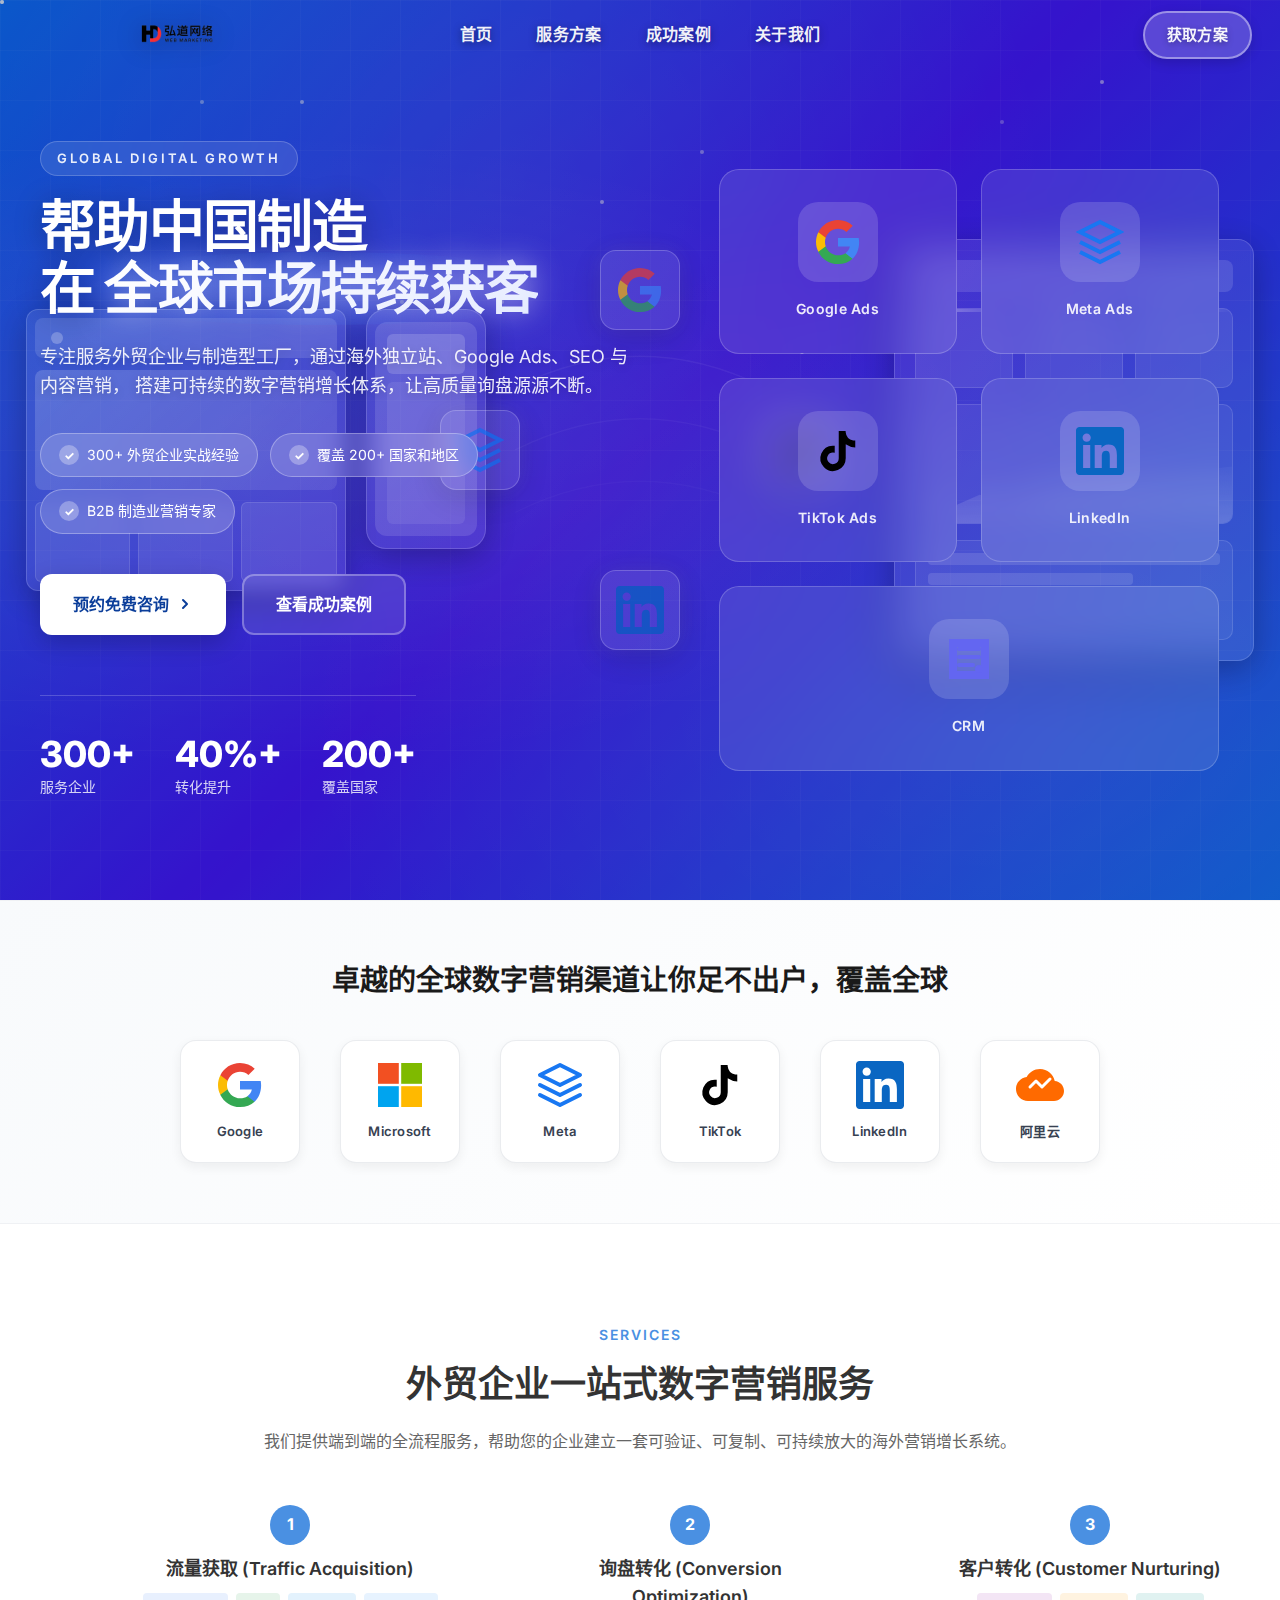
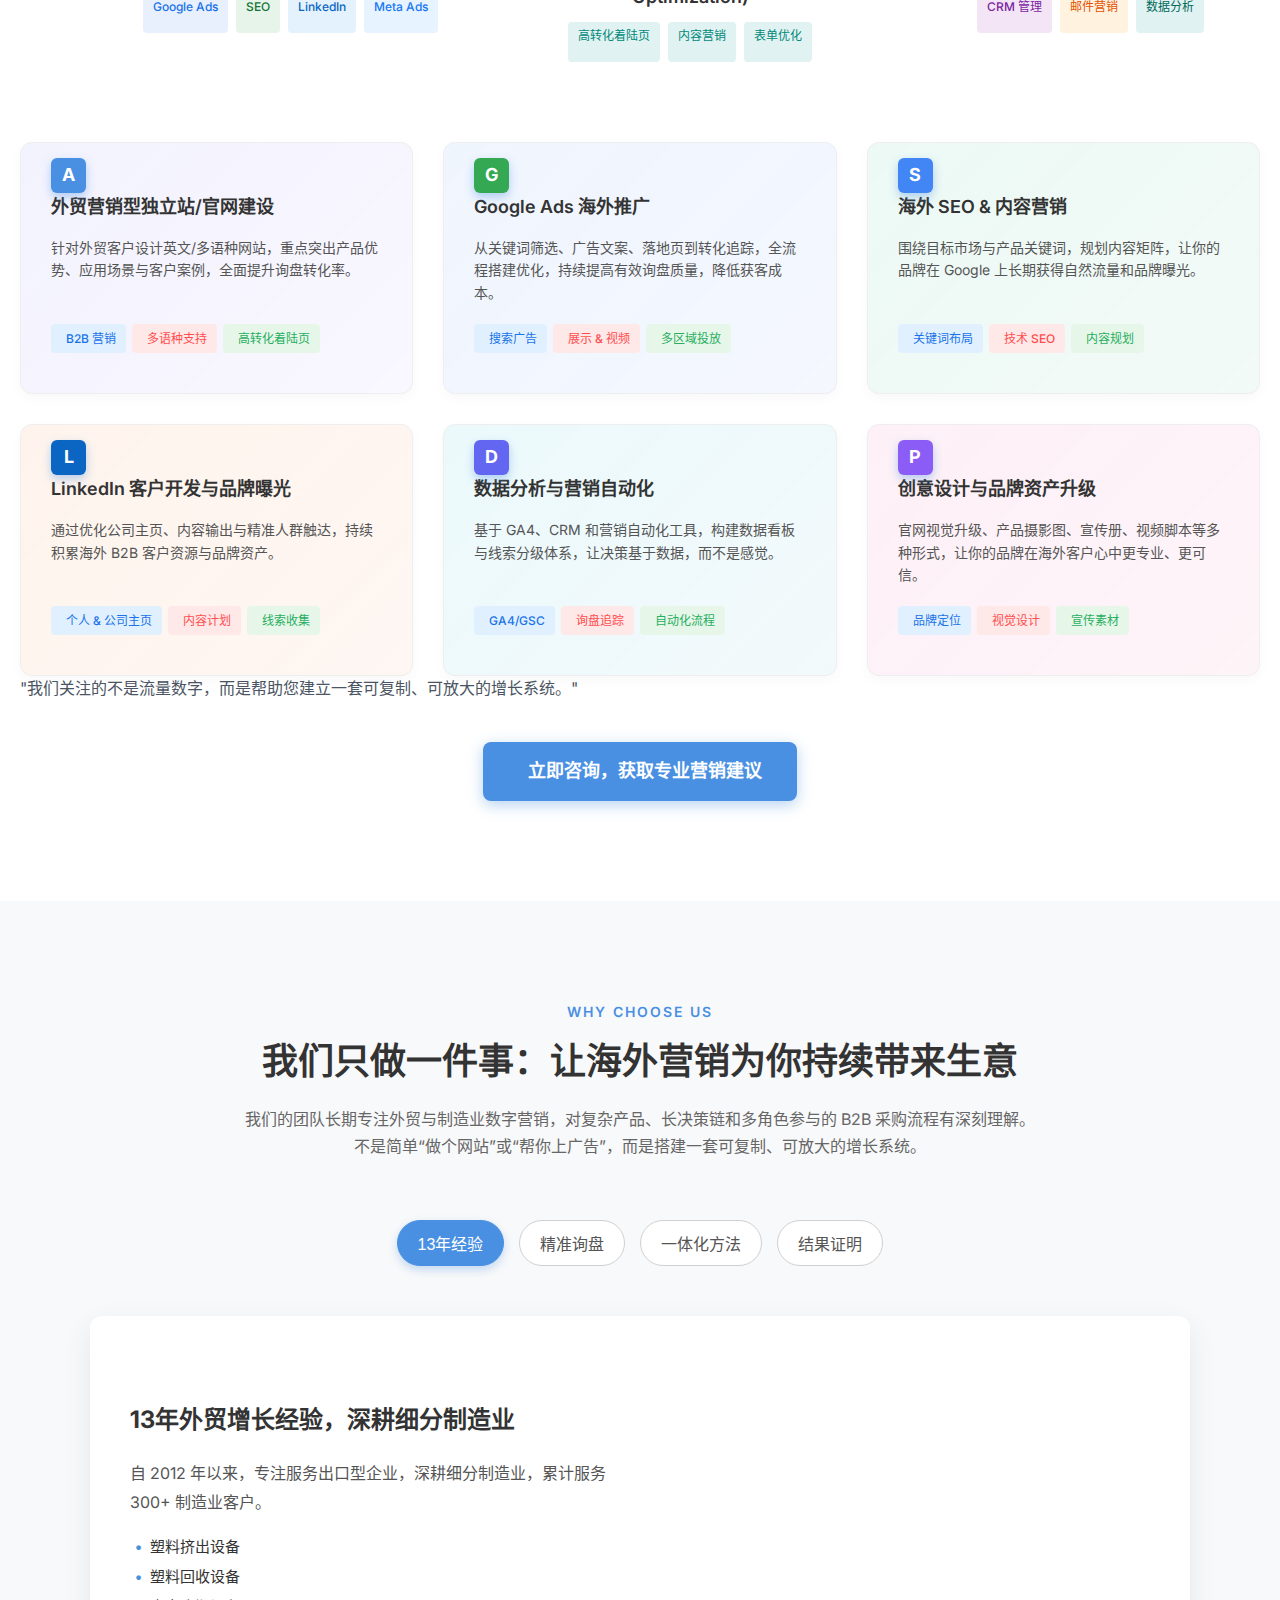
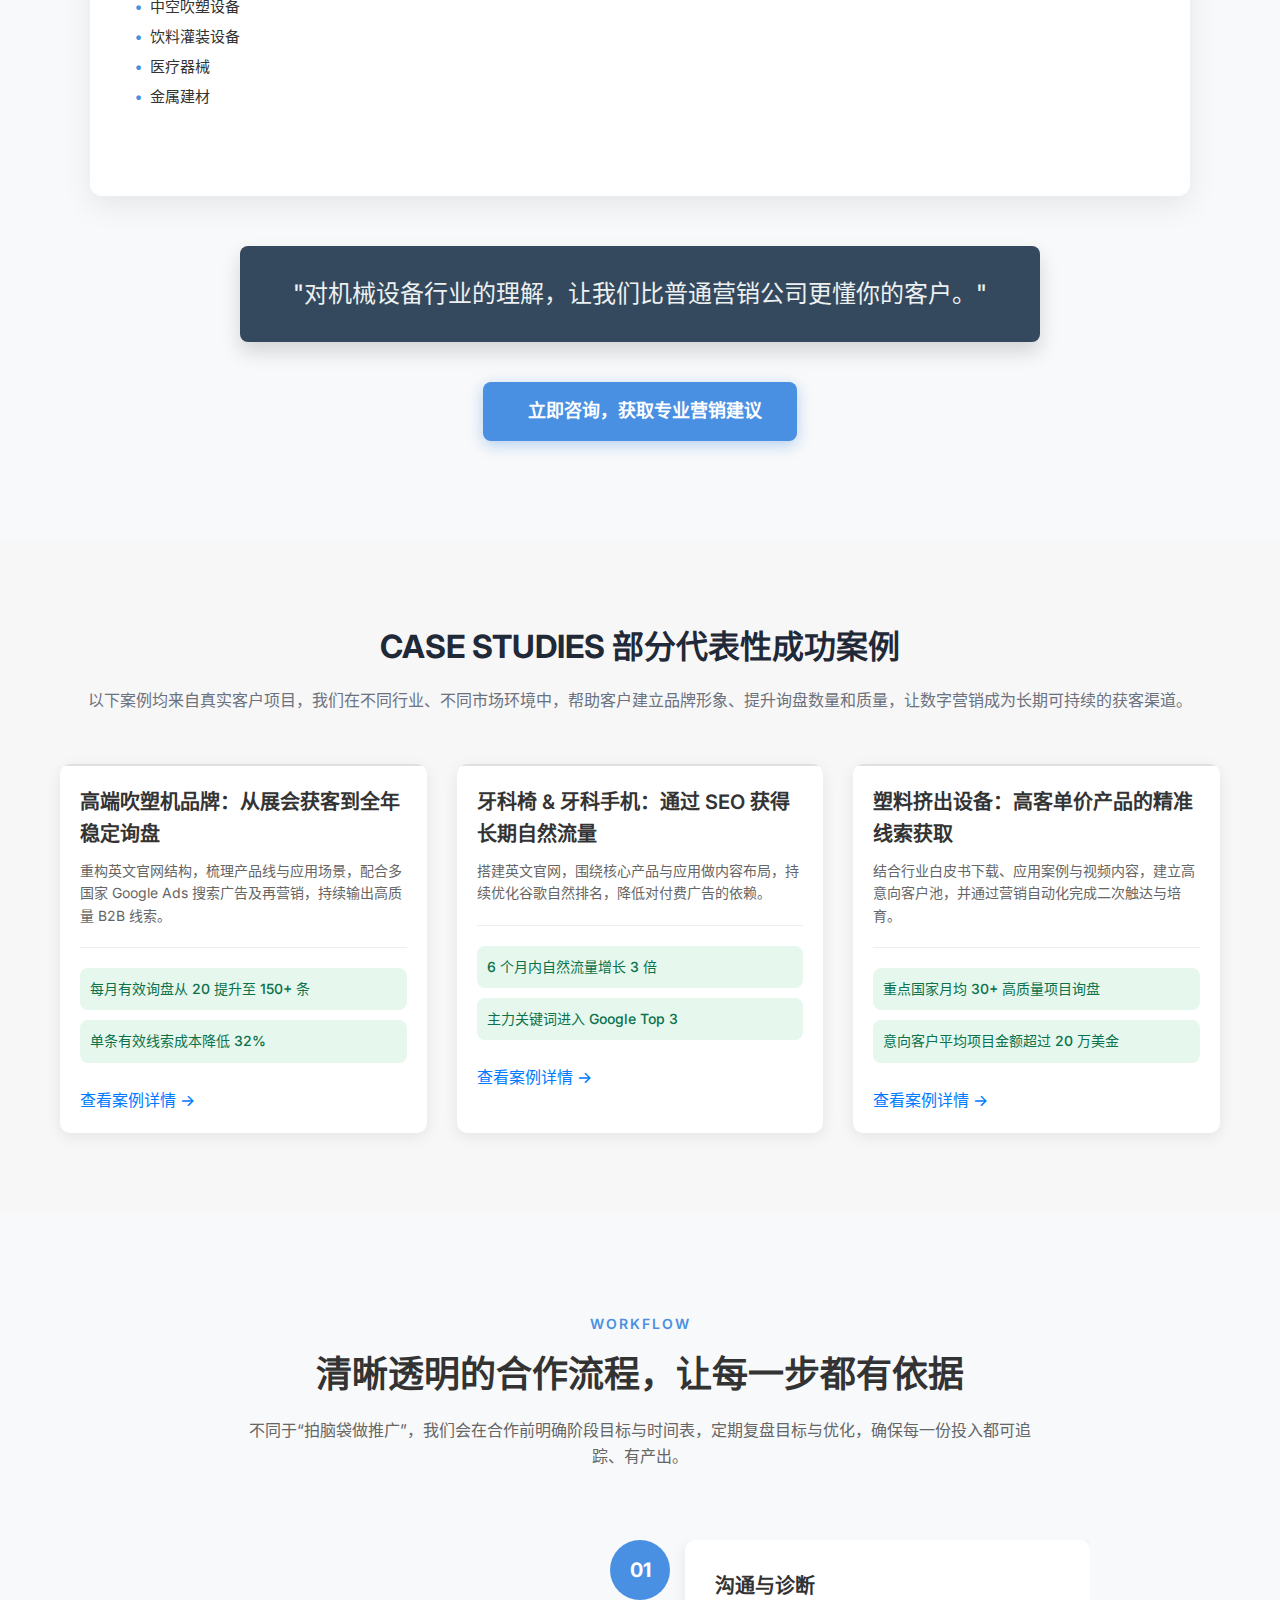
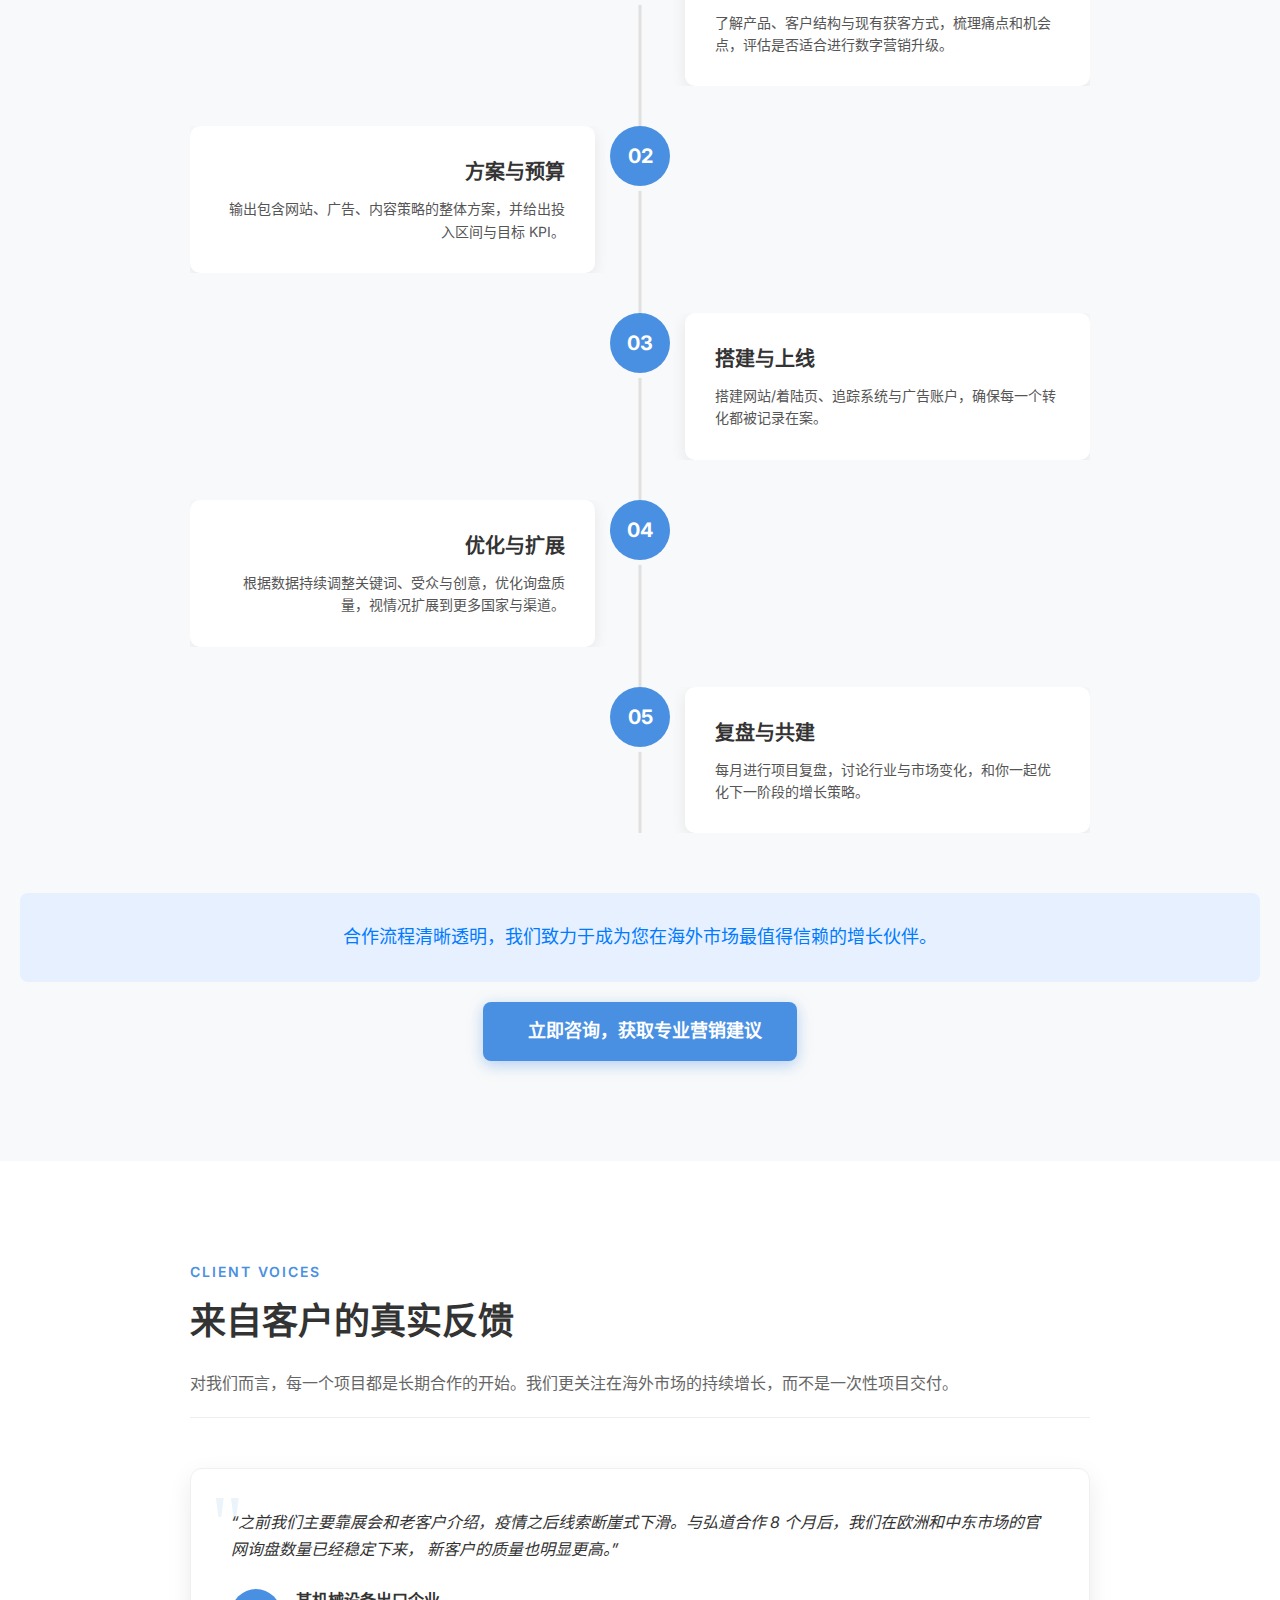
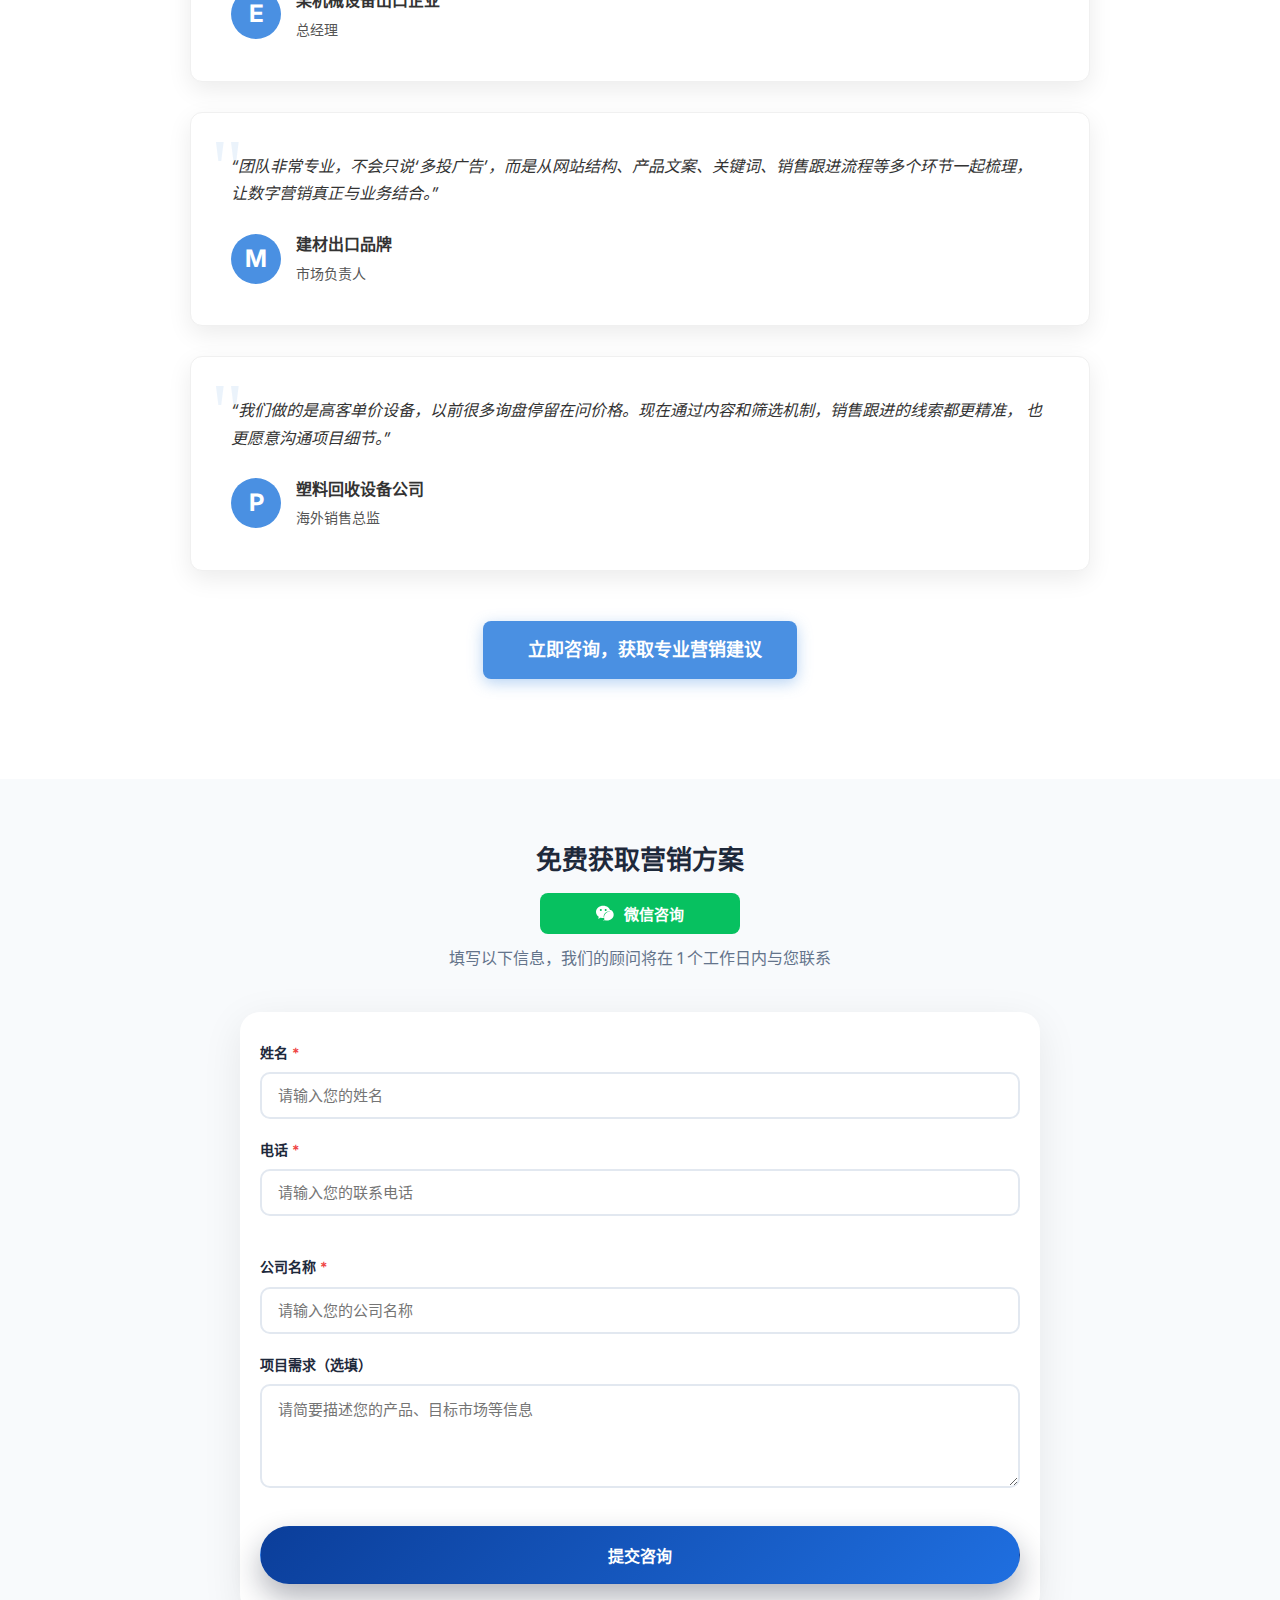
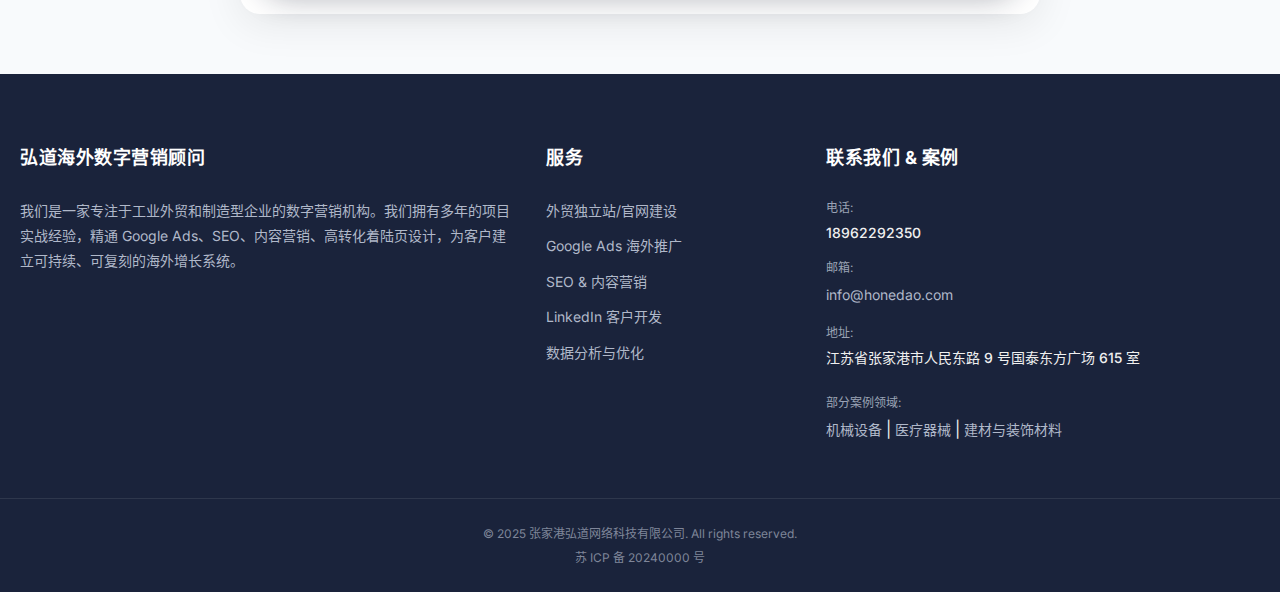
<file: index.html>
<!DOCTYPE html>
<html lang="zh-CN">
<head>
  <meta charset="UTF-8" />
  <title>海外数字营销｜外贸企业一站式增长解决方案</title>
  <meta name="viewport" content="width=device-width, initial-scale=1" />
  <meta name="description" content="专注服务中国制造和外贸企业，提供海外独立站、Google Ads、SEO、内容营销、社交媒体运营等一站式数字营销解决方案，帮助企业获得高质量全球询盘。" />
  
  <!-- Favicon -->
  <link rel="icon" type="image/webp" sizes="32x32" href="assets/images/favicon.webp" />
  <link rel="icon" type="image/webp" sizes="64x64" href="assets/images/favicon.webp" />
  <link rel="icon" type="image/webp" sizes="128x128" href="assets/images/favicon.webp" />
  <link rel="apple-touch-icon" href="assets/images/favicon.webp" />

  <link rel="preconnect" href="https://fonts.googleapis.com" />
  <link rel="preconnect" href="https://fonts.gstatic.com" crossorigin />
  <link href="https://fonts.googleapis.com/css2?family=Inter:wght@300;400;500;600;700&display=swap" rel="stylesheet" />

  <!-- Font Awesome 图标库 -->
  <link rel="stylesheet" href="https://cdnjs.cloudflare.com/ajax/libs/font-awesome/6.4.0/css/all.min.css" integrity="sha512-iecdLmaskl7CVkqkXNQ/ZH/XLlvWZOJyj7Yy7tcenmpD1ypASozpmT/E0iPtmFIB46ZmdtAc9eNBvH0H/ZpiBw==" crossorigin="anonymous" referrerpolicy="no-referrer" />

  <!-- 引入外部 CSS -->
  <link rel="stylesheet" href="assets/css/style.css" />
</head>

<body>
<div class="page-wrap">
  <!-- ========== Header ========== -->
  <header class="site-header">
    <div class="container header-inner">
      <a href="index.html" class="logo-wrap">
        <img src="assets/images/logo.png" alt="弘道海外营销" class="logo-mark">
      </a>

      <nav class="nav-main">
        <a href="index.html">首页</a>
        <a href="services.html">服务方案</a>
        <a href="cases.html">成功案例</a>
        <a href="about.html">关于我们</a>
      </nav>

      <div class="nav-cta">
        <a href="#contact-form" class="btn-nav">获取方案</a>
        <button class="nav-toggle" aria-label="Open Menu">☰</button>
      </div>
    </div>
  </header>

  <!-- ========== Hero ========== -->
  <section class="hero">
    <div class="hero-bg">
      <!-- Background Gradient & Effects -->
      <div class="hero-bg-gradient"></div>
      <div class="hero-bg-grid"></div>
      <div class="hero-bg-waves"></div>
      <div class="hero-bg-particles"></div>
      
      <!-- Left: Website Mockups -->
      <div class="hero-mockup-left">
        <div class="desktop-mockup">
          <div class="mockup-header"></div>
          <div class="mockup-content">
            <div class="mockup-hero"></div>
            <div class="mockup-cards">
              <div class="mockup-card"></div>
              <div class="mockup-card"></div>
              <div class="mockup-card"></div>
            </div>
          </div>
        </div>
        <div class="mobile-mockup">
          <div class="mockup-screen"></div>
        </div>
      </div>
      
      <!-- Center: Platform Icons with Connections -->
      <div class="hero-platforms">
        <div class="platform-icon platform-google">
          <svg viewBox="0 0 24 24" fill="none">
            <path d="M22.56 12.25c0-.78-.07-1.53-.2-2.25H12v4.26h5.92c-.26 1.37-1.04 2.53-2.21 3.31v2.77h3.57c2.08-1.92 3.28-4.74 3.28-8.09z" fill="#4285F4"/>
            <path d="M12 23c2.97 0 5.46-.98 7.28-2.66l-3.57-2.77c-.98.66-2.23 1.06-3.71 1.06-2.86 0-5.29-1.93-6.16-4.53H2.18v2.84C3.99 20.53 7.7 23 12 23z" fill="#34A853"/>
            <path d="M5.84 14.09c-.22-.66-.35-1.36-.35-2.09s.13-1.43.35-2.09V7.07H2.18C1.43 8.55 1 10.22 1 12s.43 3.45 1.18 4.93l2.85-2.22.81-.62z" fill="#FBBC05"/>
            <path d="M12 5.38c1.62 0 3.06.56 4.21 1.64l3.15-3.15C17.45 2.09 14.97 1 12 1 7.7 1 3.99 3.47 2.18 7.07l3.66 2.84c.87-2.6 3.3-4.53 6.16-4.53z" fill="#EA4335"/>
          </svg>
        </div>
        <div class="platform-icon platform-meta">
          <svg viewBox="0 0 24 24" fill="none">
            <path d="M12 2L2 7l10 5 10-5-10-5zM2 17l10 5 10-5M2 12l10 5 10-5" stroke="#1877F2" stroke-width="2"/>
          </svg>
        </div>
        <div class="platform-icon platform-tiktok">
          <svg viewBox="0 0 24 24" fill="none">
            <path d="M19.59 6.69a4.83 4.83 0 0 1-3.77-4.25V2h-3.45v13.67a2.89 2.89 0 0 1-5.2 1.74 2.89 2.89 0 0 1 2.31-4.64 2.93 2.93 0 0 1 .88.13V9.4a6.84 6.84 0 0 0-1-.05A6.33 6.33 0 0 0 5 20.1a6.34 6.34 0 0 0 10.86-4.43v-7a8.16 8.16 0 0 0 4.77 1.52v-3.4a4.85 4.85 0 0 1-1-.1z" fill="#000000"/>
          </svg>
        </div>
        <div class="platform-icon platform-linkedin">
          <svg viewBox="0 0 24 24" fill="none">
            <path d="M20.447 20.452h-3.554v-5.569c0-1.328-.027-3.037-1.852-3.037-1.853 0-2.136 1.445-2.136 2.939v5.667H9.351V9h3.414v1.561h.046c.477-.9 1.637-1.85 3.37-1.85 3.601 0 4.267 2.37 4.267 5.455v6.286zM5.337 7.433c-1.144 0-2.063-.926-2.063-2.065 0-1.138.92-2.063 2.063-2.063 1.14 0 2.064.925 2.064 2.063 0 1.139-.925 2.065-2.064 2.065zm1.782 13.019H3.555V9h3.564v11.452zM22.225 0H1.771C.792 0 0 .774 0 1.729v20.542C0 23.227.792 24 1.771 24h20.451C23.2 24 24 23.227 24 22.271V1.729C24 .774 23.2 0 22.222 0h.003z" fill="#0A66C2"/>
          </svg>
        </div>
        <svg class="platform-connections" viewBox="0 0 400 400" preserveAspectRatio="none">
          <path d="M100 150 Q200 100 300 150" stroke="rgba(255,255,255,0.2)" stroke-width="1" fill="none"/>
          <path d="M100 200 Q200 150 300 200" stroke="rgba(255,255,255,0.15)" stroke-width="1" fill="none"/>
          <path d="M100 250 Q200 200 300 250" stroke="rgba(255,255,255,0.1)" stroke-width="1" fill="none"/>
        </svg>
      </div>
      
      <!-- Right: CRM Dashboard -->
      <div class="hero-dashboard">
        <div class="dashboard-panel">
          <div class="dashboard-header"></div>
          <div class="dashboard-kpi">
            <div class="kpi-card"></div>
            <div class="kpi-card"></div>
            <div class="kpi-card"></div>
          </div>
          <div class="dashboard-chart"></div>
          <div class="dashboard-table"></div>
        </div>
      </div>
      
      <div class="hero-bg-overlay"></div>
    </div>
    
    <div class="container hero-inner">
      <div class="hero-content">
        <div class="hero-kicker" data-animate="fade-up">GLOBAL DIGITAL GROWTH</div>
        <h1 class="hero-title" data-animate="fade-up" data-delay="0.1">
          帮助中国制造<br />
          在 <span class="hero-highlight">全球市场持续获客</span>
        </h1>
        <p class="hero-subtitle" data-animate="fade-up" data-delay="0.2">
          专注服务外贸企业与制造型工厂，通过海外独立站、Google Ads、SEO 与内容营销，
          搭建可持续的数字营销增长体系，让高质量询盘源源不断。
        </p>

        <div class="hero-badges" data-animate="fade-up" data-delay="0.3">
          <span class="hero-badge">
            <span class="badge-icon">✓</span>
            <span>300+ 外贸企业实战经验</span>
          </span>
          <span class="hero-badge">
            <span class="badge-icon">✓</span>
            <span>覆盖 200+ 国家和地区</span>
          </span>
          <span class="hero-badge">
            <span class="badge-icon">✓</span>
            <span>B2B 制造业营销专家</span>
          </span>
        </div>

        <div class="hero-cta-group" data-animate="fade-up" data-delay="0.4">
          <a href="#contact-form" class="btn btn-primary btn-hero">
            <span>预约免费咨询</span>
            <svg width="16" height="16" viewBox="0 0 16 16" fill="none">
              <path d="M6 12L10 8L6 4" stroke="currentColor" stroke-width="2" stroke-linecap="round" stroke-linejoin="round"/>
            </svg>
          </a>
          <a href="cases.html" class="btn btn-outline btn-hero">查看成功案例</a>
        </div>
        
        <div class="hero-stats" data-animate="fade-up" data-delay="0.5">
          <div class="hero-stat">
            <div class="stat-value">300+</div>
            <div class="stat-label">服务企业</div>
          </div>
          <div class="hero-stat">
            <div class="stat-value">40%+</div>
            <div class="stat-label">转化提升</div>
          </div>
          <div class="hero-stat">
            <div class="stat-value">200+</div>
            <div class="stat-label">覆盖国家</div>
          </div>
        </div>
      </div>

      <div class="hero-platforms-showcase" data-animate="fade-left" data-delay="0.3">
        <div class="platforms-grid">
          <div class="platform-item platform-google-item">
            <div class="platform-icon-wrapper">
              <svg viewBox="0 0 24 24" fill="none" xmlns="http://www.w3.org/2000/svg">
                <path d="M22.56 12.25c0-.78-.07-1.53-.2-2.25H12v4.26h5.92c-.26 1.37-1.04 2.53-2.21 3.31v2.77h3.57c2.08-1.92 3.28-4.74 3.28-8.09z" fill="#4285F4"/>
                <path d="M12 23c2.97 0 5.46-.98 7.28-2.66l-3.57-2.77c-.98.66-2.23 1.06-3.71 1.06-2.86 0-5.29-1.93-6.16-4.53H2.18v2.84C3.99 20.53 7.7 23 12 23z" fill="#34A853"/>
                <path d="M5.84 14.09c-.22-.66-.35-1.36-.35-2.09s.13-1.43.35-2.09V7.07H2.18C1.43 8.55 1 10.22 1 12s.43 3.45 1.18 4.93l2.85-2.22.81-.62z" fill="#FBBC05"/>
                <path d="M12 5.38c1.62 0 3.06.56 4.21 1.64l3.15-3.15C17.45 2.09 14.97 1 12 1 7.7 1 3.99 3.47 2.18 7.07l3.66 2.84c.87-2.6 3.3-4.53 6.16-4.53z" fill="#EA4335"/>
              </svg>
            </div>
            <span class="platform-name">Google Ads</span>
          </div>

          <div class="platform-item platform-meta-item">
            <div class="platform-icon-wrapper">
              <svg viewBox="0 0 24 24" fill="none" xmlns="http://www.w3.org/2000/svg">
                <path d="M12 2L2 7l10 5 10-5-10-5zM2 17l10 5 10-5M2 12l10 5 10-5" stroke="#1877F2" stroke-width="2"/>
              </svg>
            </div>
            <span class="platform-name">Meta Ads</span>
          </div>

          <div class="platform-item platform-tiktok-item">
            <div class="platform-icon-wrapper">
              <svg viewBox="0 0 24 24" fill="none" xmlns="http://www.w3.org/2000/svg">
                <path d="M19.59 6.69a4.83 4.83 0 0 1-3.77-4.25V2h-3.45v13.67a2.89 2.89 0 0 1-5.2 1.74 2.89 2.89 0 0 1 2.31-4.64 2.93 2.93 0 0 1 .88.13V9.4a6.84 6.84 0 0 0-1-.05A6.33 6.33 0 0 0 5 20.1a6.34 6.34 0 0 0 10.86-4.43v-7a8.16 8.16 0 0 0 4.77 1.52v-3.4a4.85 4.85 0 0 1-1-.1z" fill="#000000"/>
              </svg>
            </div>
            <span class="platform-name">TikTok Ads</span>
          </div>

          <div class="platform-item platform-linkedin-item">
            <div class="platform-icon-wrapper">
              <svg viewBox="0 0 24 24" fill="none" xmlns="http://www.w3.org/2000/svg">
                <path d="M20.447 20.452h-3.554v-5.569c0-1.328-.027-3.037-1.852-3.037-1.853 0-2.136 1.445-2.136 2.939v5.667H9.351V9h3.414v1.561h.046c.477-.9 1.637-1.85 3.37-1.85 3.601 0 4.267 2.37 4.267 5.455v6.286zM5.337 7.433c-1.144 0-2.063-.926-2.063-2.065 0-1.138.92-2.063 2.063-2.063 1.14 0 2.064.925 2.064 2.063 0 1.139-.925 2.065-2.064 2.065zm1.782 13.019H3.555V9h3.564v11.452zM22.225 0H1.771C.792 0 0 .774 0 1.729v20.542C0 23.227.792 24 1.771 24h20.451C23.2 24 24 23.227 24 22.271V1.729C24 .774 23.2 0 22.222 0h.003z" fill="#0A66C2"/>
              </svg>
            </div>
            <span class="platform-name">LinkedIn</span>
          </div>

          <div class="platform-item platform-crm-item">
            <div class="platform-icon-wrapper">
              <svg viewBox="0 0 24 24" fill="none" xmlns="http://www.w3.org/2000/svg">
                <path d="M3 3h18v18H3V3zm16 16V5H5v14h14z" stroke="#6366F1" stroke-width="2" fill="none"/>
                <path d="M7 7h10M7 11h10M7 15h7" stroke="#6366F1" stroke-width="2" stroke-linecap="round"/>
                <circle cx="17" cy="17" r="2" fill="#6366F1"/>
              </svg>
            </div>
            <span class="platform-name">CRM</span>
          </div>
        </div>
      </div>
    </div>
    
    <div class="hero-scroll-indicator">
      <div class="scroll-mouse">
        <div class="scroll-wheel"></div>
      </div>
      <span>向下滚动</span>
    </div>
  </section>

  <!-- ========== Trust Bar ========== -->
  <section class="trust-section">
    <div class="container">
      <div class="trust-inner">
        <div class="trust-text">
          <h3 class="trust-title">卓越的全球数字营销渠道让你足不出户，覆盖全球</h3>
        </div>
        <div class="trust-logos">
          <div class="trust-logo" title="Google">
            <svg viewBox="0 0 24 24" fill="none" xmlns="http://www.w3.org/2000/svg">
              <path d="M22.56 12.25c0-.78-.07-1.53-.2-2.25H12v4.26h5.92c-.26 1.37-1.04 2.53-2.21 3.31v2.77h3.57c2.08-1.92 3.28-4.74 3.28-8.09z" fill="#4285F4"/>
              <path d="M12 23c2.97 0 5.46-.98 7.28-2.66l-3.57-2.77c-.98.66-2.23 1.06-3.71 1.06-2.86 0-5.29-1.93-6.16-4.53H2.18v2.84C3.99 20.53 7.7 23 12 23z" fill="#34A853"/>
              <path d="M5.84 14.09c-.22-.66-.35-1.36-.35-2.09s.13-1.43.35-2.09V7.07H2.18C1.43 8.55 1 10.22 1 12s.43 3.45 1.18 4.93l2.85-2.22.81-.62z" fill="#FBBC05"/>
              <path d="M12 5.38c1.62 0 3.06.56 4.21 1.64l3.15-3.15C17.45 2.09 14.97 1 12 1 7.7 1 3.99 3.47 2.18 7.07l3.66 2.84c.87-2.6 3.3-4.53 6.16-4.53z" fill="#EA4335"/>
            </svg>
            <span>Google</span>
          </div>
          <div class="trust-logo" title="Microsoft">
            <svg viewBox="0 0 24 24" fill="none" xmlns="http://www.w3.org/2000/svg">
              <path d="M11.4 11.4H1V1h10.4v10.4z" fill="#F25022"/>
              <path d="M23 11.4H12.6V1H23v10.4z" fill="#7FBA00"/>
              <path d="M11.4 23H1V12.6h10.4V23z" fill="#00A4EF"/>
              <path d="M23 23H12.6V12.6H23V23z" fill="#FFB900"/>
            </svg>
            <span>Microsoft</span>
          </div>
          <div class="trust-logo" title="Meta">
            <svg viewBox="0 0 24 24" fill="none" xmlns="http://www.w3.org/2000/svg">
              <path d="M12 2L2 7l10 5 10-5-10-5zM2 17l10 5 10-5M2 12l10 5 10-5" stroke="#1877F2" stroke-width="2" stroke-linecap="round" stroke-linejoin="round" fill="none"/>
            </svg>
            <span>Meta</span>
          </div>
          <div class="trust-logo" title="TikTok">
            <svg viewBox="0 0 24 24" fill="none" xmlns="http://www.w3.org/2000/svg">
              <path d="M19.59 6.69a4.83 4.83 0 0 1-3.77-4.25V2h-3.45v13.67a2.89 2.89 0 0 1-5.2 1.74 2.89 2.89 0 0 1 2.31-4.64 2.93 2.93 0 0 1 .88.13V9.4a6.84 6.84 0 0 0-1-.05A6.33 6.33 0 0 0 5 20.1a6.34 6.34 0 0 0 10.86-4.43v-7a8.16 8.16 0 0 0 4.77 1.52v-3.4a4.85 4.85 0 0 1-1-.1z" fill="#000000"/>
            </svg>
            <span>TikTok</span>
          </div>
          <div class="trust-logo" title="LinkedIn">
            <svg viewBox="0 0 24 24" fill="none" xmlns="http://www.w3.org/2000/svg">
              <path d="M20.447 20.452h-3.554v-5.569c0-1.328-.027-3.037-1.852-3.037-1.853 0-2.136 1.445-2.136 2.939v5.667H9.351V9h3.414v1.561h.046c.477-.9 1.637-1.85 3.37-1.85 3.601 0 4.267 2.37 4.267 5.455v6.286zM5.337 7.433c-1.144 0-2.063-.926-2.063-2.065 0-1.138.92-2.063 2.063-2.063 1.14 0 2.064.925 2.064 2.063 0 1.139-.925 2.065-2.064 2.065zm1.782 13.019H3.555V9h3.564v11.452zM22.225 0H1.771C.792 0 0 .774 0 1.729v20.542C0 23.227.792 24 1.771 24h20.451C23.2 24 24 23.227 24 22.271V1.729C24 .774 23.2 0 22.222 0h.003z" fill="#0A66C2"/>
            </svg>
            <span>LinkedIn</span>
          </div>
          <div class="trust-logo" title="阿里云">
            <svg viewBox="0 0 24 24" fill="none" xmlns="http://www.w3.org/2000/svg">
              <path d="M19.36 10.04C18.67 6.59 15.64 4 12 4 9.11 4 6.6 5.64 5.35 8.04 2.34 8.36 0 10.91 0 14c0 3.31 2.69 6 6 6h13c2.76 0 5-2.24 5-5 0-2.64-2.05-4.78-4.64-4.96z" fill="#FF6A00"/>
              <path d="M7 13l3-3 3 3 4-4" stroke="#FFFFFF" stroke-width="1.5" stroke-linecap="round" stroke-linejoin="round" fill="none"/>
            </svg>
            <span>阿里云</span>
          </div>
        </div>
      </div>
    </div>
  </section>

  <!-- ========== Services ========== -->
  <section id="services" class="services-section">
    <div class="container">
      <header class="section-header services-header">
        <span class="eyebrow-text">SERVICES</span>
        <h2>外贸企业一站式数字营销服务</h2>
        <p class="subtitle">我们提供端到端的全流程服务，帮助您的企业建立一套可验证、可复制、可持续放大的海外营销增长系统。</p>
      </header>

      <div class="service-pipeline-flow">
        <div class="pipeline-stage">
          <span class="stage-number">1</span>
          <h3>流量获取 (Traffic Acquisition)</h3>
          <div class="channel-badges">
            <span class="badge google">Google Ads</span>
            <span class="badge seo">SEO</span>
            <span class="badge linkedin">LinkedIn</span>
            <span class="badge meta">Meta Ads</span>
          </div>
        </div>

        <i class="fas fa-arrow-right flow-arrow"></i>

        <div class="pipeline-stage">
          <span class="stage-number">2</span>
          <h3>询盘转化 (Conversion Optimization)</h3>
          <div class="channel-badges">
            <span class="badge">高转化着陆页</span>
            <span class="badge">内容营销</span>
            <span class="badge">表单优化</span>
          </div>
        </div>

        <i class="fas fa-arrow-right flow-arrow"></i>

        <div class="pipeline-stage">
          <span class="stage-number">3</span>
          <h3>客户转化 (Customer Nurturing)</h3>
          <div class="channel-badges">
            <span class="badge crm">CRM 管理</span>
            <span class="badge email">邮件营销</span>
            <span class="badge data">数据分析</span>
          </div>
        </div>
      </div>

      <div class="service-matrix-grid">
        <div class="service-card module-a">
          <div class="card-identity" data-letter="A"></div>
          <h4>外贸营销型独立站/官网建设</h4>
          <p>针对外贸客户设计英文/多语种网站，重点突出产品优势、应用场景与客户案例，全面提升询盘转化率。</p>
          <div class="tag-row">
            <span class="tag tag-blue"><i class="fas fa-globe"></i> B2B 营销</span>
            <span class="tag tag-red"><i class="fas fa-language"></i> 多语种支持</span>
            <span class="tag tag-green"><i class="fas fa-rocket"></i> 高转化着陆页</span>
          </div>
        </div>

        <div class="service-card module-g">
          <div class="card-identity" data-letter="G"></div>
          <h4>Google Ads 海外推广</h4>
          <p>从关键词筛选、广告文案、落地页到转化追踪，全流程搭建优化，持续提高有效询盘质量，降低获客成本。</p>
          <div class="tag-row">
            <span class="tag tag-blue"><i class="fas fa-search"></i> 搜索广告</span>
            <span class="tag tag-red"><i class="fas fa-image"></i> 展示 & 视频</span>
            <span class="tag tag-green"><i class="fas fa-map-marker-alt"></i> 多区域投放</span>
          </div>
        </div>

        <div class="service-card module-s">
          <div class="card-identity" data-letter="S"></div>
          <h4>海外 SEO & 内容营销</h4>
          <p>围绕目标市场与产品关键词，规划内容矩阵，让你的品牌在 Google 上长期获得自然流量和品牌曝光。</p>
          <div class="tag-row">
            <span class="tag tag-blue"><i class="fas fa-key"></i> 关键词布局</span>
            <span class="tag tag-red"><i class="fas fa-code"></i> 技术 SEO</span>
            <span class="tag tag-green"><i class="fas fa-file-alt"></i> 内容规划</span>
          </div>
        </div>

        <div class="service-card module-l">
          <div class="card-identity" data-letter="L"></div>
          <h4>LinkedIn 客户开发与品牌曝光</h4>
          <p>通过优化公司主页、内容输出与精准人群触达，持续积累海外 B2B 客户资源与品牌资产。</p>
          <div class="tag-row">
            <span class="tag tag-blue"><i class="fas fa-user-tie"></i> 个人 & 公司主页</span>
            <span class="tag tag-red"><i class="fas fa-calendar-alt"></i> 内容计划</span>
            <span class="tag tag-green"><i class="fas fa-link"></i> 线索收集</span>
          </div>
        </div>

        <div class="service-card module-d">
          <div class="card-identity" data-letter="D"></div>
          <h4>数据分析与营销自动化</h4>
          <p>基于 GA4、CRM 和营销自动化工具，构建数据看板与线索分级体系，让决策基于数据，而不是感觉。</p>
          <div class="tag-row">
            <span class="tag tag-blue"><i class="fas fa-chart-bar"></i> GA4/GSC</span>
            <span class="tag tag-red"><i class="fas fa-eye"></i> 询盘追踪</span>
            <span class="tag tag-green"><i class="fas fa-robot"></i> 自动化流程</span>
          </div>
        </div>

        <div class="service-card module-p">
          <div class="card-identity" data-letter="P"></div>
          <h4>创意设计与品牌资产升级</h4>
          <p>官网视觉升级、产品摄影图、宣传册、视频脚本等多种形式，让你的品牌在海外客户心中更专业、更可信。</p>
          <div class="tag-row">
            <span class="tag tag-blue"><i class="fas fa-star"></i> 品牌定位</span>
            <span class="tag tag-red"><i class="fas fa-palette"></i> 视觉设计</span>
            <span class="tag tag-green"><i class="fas fa-film"></i> 宣传素材</span>
          </div>
        </div>
      </div>

      <div class="final-quote-block">
        <p>"我们关注的不是流量数字，而是帮助您建立一套可复制、可放大的增长系统。"</p>
      </div>
      
      <div class="services-cta-wrapper">
        <a href="#contact-form" class="cta-button primary-cta">
          <i class="fas fa-paper-plane"></i> 立即咨询，获取专业营销建议
        </a>
      </div>
    </div>
  </section>

  <!-- ========== Why Us ========== -->
  <section class="why-choose-us-section">
    <div class="container">
      <header class="section-header wcu-header">
        <span class="eyebrow-text">WHY CHOOSE US</span>
        <h2>我们只做一件事：让海外营销为你持续带来生意</h2>
        <p class="subtitle">
          我们的团队长期专注外贸与制造业数字营销，对复杂产品、长决策链和多角色参与的 B2B 采购流程有深刻理解。
          不是简单“做个网站”或“帮你上广告”，而是搭建一套可复制、可放大的增长系统。
        </p>
      </header>

      <div class="wcu-tabs-nav">
        <button class="wcu-tab active" data-tab="experience">13年经验</button>
        <button class="wcu-tab" data-tab="precision">精准询盘</button>
        <button class="wcu-tab" data-tab="integrated">一体化方法</button>
        <button class="wcu-tab" data-tab="results">结果证明</button>
      </div>

      <div class="wcu-content-container">
        <div id="experience" class="wcu-tab-content active">
          <div class="content-left">
            <h3>13年外贸增长经验，深耕细分制造业</h3>
            <p>自 2012 年以来，专注服务出口型企业，深耕细分制造业，累计服务 300+ 制造业客户。</p>
            <ul>
              <li>塑料挤出设备</li>
              <li>塑料回收设备</li>
              <li>中空吹塑设备</li>
              <li>饮料灌装设备</li>
              <li>医疗器械</li>
              <li>金属建材</li>
            </ul>
          </div>
          <div class="content-right">
            <picture>
              <source media="(max-width: 768px)"
                      srcset="assets/images/about-team-mobile.webp"
                      type="image/webp">

              <source srcset="assets/images/about-team-desktop.webp"
                      type="image/webp">

              <img src="assets/images/about-team-desktop.jpg"
                   alt="弘道网络团队合影"
                   width="800"
                   height="520"
                   loading="lazy"
                   decoding="async"
                   style="width:100%;height:100%;object-fit:cover;border-radius:8px;">
            </picture>
          </div>
        </div>
        
        <div id="precision" class="wcu-tab-content" style="display: none;">
          <div class="content-left">
            <h3>擅长高货值、长周期产品的"精准询盘模型"</h3>
            <p>我们不仅投广告，我们懂：</p>
            <ul>
              <li>采购者为什么搜索</li>
              <li>他们关心哪些技术点</li>
              <li>什么样的页面能让他们愿意留下询盘</li>
              <li>如何通过内容与流程降低客户决策焦虑</li>
            </ul>
            <div class="wcu-highlight-box">
              <i class="fas fa-lightbulb"></i>
              <p>你不是要更多流量，你要的是精准到会成交的询盘。</p>
            </div>
          </div>
          <div class="content-right">
            <img src="assets/images/询盘表单.webp" alt="精准询盘模型" style="width: 100%; height: auto; border-radius: 12px; box-shadow: 0 8px 24px rgba(0,0,0,0.12);">
          </div>
        </div>

        <div id="integrated" class="wcu-tab-content" style="display: none;">
          <div class="content-left">
            <h3>从网站到广告的一体化增长方法论 (端到端执行)</h3>
            <p>我们比"只做广告"或"只做网站"的团队更有优势：</p>
            <ul>
              <li>网站策略 (定位 → 内容 → 转化路径)</li>
              <li>Google Ads 结构搭建与优化</li>
              <li>区域深度投放 (按国家、行业、语言定向)</li>
              <li>搜索词体系 + 出价模型</li>
              <li>CRM 驱动的线索追踪与分析</li>
            </ul>
            <div class="wcu-highlight-box">
              <i class="fas fa-lightbulb"></i>
              <p>我们关注 ROI，而不是花钱买流量。</p>
            </div>
          </div>
          <div class="content-right">
            <img src="assets/images/一体化方法论.webp" alt="一体化增长方法论" style="width: 100%; height: auto; border-radius: 12px; box-shadow: 0 8px 24px rgba(0,0,0,0.12);">
          </div>
        </div>
        
        <div id="results" class="wcu-tab-content" style="display: none;">
          <div class="content-left">
            <h3>结果证明实力：更低成本、更高回报率</h3>
            <p>询盘成本比知名 B2B 网站低 **40%+**</p>
            <ul>
              <li>多项机械设备项目实现 3-5X 广告投入回报率 (ROAS)</li>
              <li>典型行业的询盘质量显著提升</li>
            </ul>
            <div class="wcu-highlight-box">
              <i class="fas fa-lightbulb"></i>
              <p>客户不是图便宜而选择我们，而是因为我们能创造可持续增长。</p>
            </div>
          </div>
          <div class="content-right">
            <img src="assets/images/结果证明.webp" alt="结果证明实力" style="width: 100%; height: auto; border-radius: 12px; box-shadow: 0 8px 24px rgba(0,0,0,0.12);">
          </div>
        </div>
      </div>

      <div class="wcu-bottom-quote">
        <p>"对机械设备行业的理解，让我们比普通营销公司更懂你的客户。"</p>
      </div>

      <div class="wcu-cta-wrapper">
        <a href="#contact-form" class="cta-button primary-cta">
          <i class="fas fa-paper-plane"></i> 立即咨询，获取专业营销建议
        </a>
      </div>
    </div>
  </section>

  <!-- ========== Cases ========== -->
  <section id="cases" class="case-studies-section">
    <div class="case-studies-container">
      <h2>CASE STUDIES 部分代表性成功案例</h2>
      <p>以下案例均来自真实客户项目，我们在不同行业、不同市场环境中，帮助客户建立品牌形象、提升询盘数量和质量，让数字营销成为长期可持续的获客渠道。</p>

      <div class="case-studies-grid">
        <div class="case-study-card">
          <div class="screenshot-area">
            <img src="assets/images/case-1.webp" alt="高端吹塑机品牌网站截图" loading="lazy">
          </div>
          
          <div class="content-wrapper">
            <h3 class="card-title">高端吹塑机品牌：从展会获客到全年稳定询盘</h3>
            <p class="description">重构英文官网结构，梳理产品线与应用场景，配合多国家 Google Ads 搜索广告及再营销，持续输出高质量 B2B 线索。</p>
            
            <div class="result-badges">
              <div class="data-point">每月有效询盘从 20 提升至 150+ 条</div>
              <div class="data-point">单条有效线索成本降低 32%</div>
            </div>
            
            <a href="#contact-form" class="view-details">查看案例详情 →</a>
          </div>
        </div>

        <div class="case-study-card">
          <div class="screenshot-area">
            <img src="assets/images/case-2.webp" alt="牙科设备网站截图" loading="lazy">
          </div>
          
          <div class="content-wrapper">
            <h3 class="card-title">牙科椅 &amp; 牙科手机：通过 SEO 获得长期自然流量</h3>
            <p class="description">搭建英文官网，围绕核心产品与应用做内容布局，持续优化谷歌自然排名，降低对付费广告的依赖。</p>
            
            <div class="result-badges">
              <div class="data-point">6 个月内自然流量增长 3 倍</div>
              <div class="data-point">主力关键词进入 Google Top 3</div>
            </div>
            
            <a href="#contact-form" class="view-details">查看案例详情 →</a>
          </div>
        </div>

        <div class="case-study-card">
          <div class="screenshot-area">
            <img src="assets/images/case-3.webp" alt="塑料挤出设备网站截图" loading="lazy">
          </div>
          
          <div class="content-wrapper">
            <h3 class="card-title">塑料挤出设备：高客单价产品的精准线索获取</h3>
            <p class="description">结合行业白皮书下载、应用案例与视频内容，建立高意向客户池，并通过营销自动化完成二次触达与培育。</p>
            
            <div class="result-badges">
              <div class="data-point">重点国家月均 30+ 高质量项目询盘</div>
              <div class="data-point">意向客户平均项目金额超过 20 万美金</div>
            </div>
            
            <a href="#contact-form" class="view-details">查看案例详情 →</a>
          </div>
        </div>
      </div>
    </div>
  </section>

  <!-- ========== Workflow ========== -->
  <section id="workflow" class="workflow-section">
    <div class="container">
      <header class="section-header workflow-header">
        <span class="eyebrow-text">WORKFLOW</span>
        <h2>清晰透明的合作流程，让每一步都有依据</h2>
        <p class="subtitle">
            不同于“拍脑袋做推广”，我们会在合作前明确阶段目标与时间表，定期复盘目标与优化，确保每一份投入都可追踪、有产出。
          </p>
      </header>

      <div class="timeline-wrapper">
        <div class="timeline-item">
          <div class="timeline-indicator">
            <span class="step-number">01</span>
          </div>
          <div class="timeline-content right">
            <h3>沟通与诊断</h3>
            <p>了解产品、客户结构与现有获客方式，梳理痛点和机会点，评估是否适合进行数字营销升级。</p>
          </div>
        </div>

        <div class="timeline-item">
          <div class="timeline-indicator">
            <span class="step-number">02</span>
          </div>
          <div class="timeline-content left">
            <h3>方案与预算</h3>
            <p>输出包含网站、广告、内容策略的整体方案，并给出投入区间与目标 KPI。</p>
          </div>
        </div>

        <div class="timeline-item">
          <div class="timeline-indicator">
            <span class="step-number">03</span>
          </div>
          <div class="timeline-content right">
            <h3>搭建与上线</h3>
            <p>搭建网站/着陆页、追踪系统与广告账户，确保每一个转化都被记录在案。</p>
          </div>
        </div>

        <div class="timeline-item">
          <div class="timeline-indicator">
            <span class="step-number">04</span>
          </div>
          <div class="timeline-content left">
            <h3>优化与扩展</h3>
            <p>根据数据持续调整关键词、受众与创意，优化询盘质量，视情况扩展到更多国家与渠道。</p>
          </div>
        </div>

        <div class="timeline-item">
          <div class="timeline-indicator">
            <span class="step-number">05</span>
          </div>
          <div class="timeline-content right">
            <h3>复盘与共建</h3>
            <p>每月进行项目复盘，讨论行业与市场变化，和你一起优化下一阶段的增长策略。</p>
          </div>
        </div>
      </div>

      <div class="workflow-cta">
        <p>合作流程清晰透明，我们致力于成为您在海外市场最值得信赖的增长伙伴。</p>
      </div>

      <div class="workflow-cta-wrapper">
        <a href="#contact-form" class="cta-button primary-cta">
          <i class="fas fa-paper-plane"></i> 立即咨询，获取专业营销建议
        </a>
      </div>
    </div>
  </section>

  <!-- ========== Testimonials ========== -->
  <section class="client-voices-section">
    <div class="container">
      <header class="section-header cv-header">
        <span class="eyebrow-text">CLIENT VOICES</span>
        <h2>来自客户的真实反馈</h2>
        <p class="description">
          对我们而言，每一个项目都是长期合作的开始。我们更关注在海外市场的持续增长，而不是一次性项目交付。
        </p>
      </header>

      <div class="testimonials-grid">
        <div class="testimonial-card">
          <span class="quote-icon">"</span>
          <p class="quote-text">
            “之前我们主要靠展会和老客户介绍，疫情之后线索断崖式下滑。与弘道合作 8 个月后，我们在欧洲和中东市场的官网询盘数量已经稳定下来，
            新客户的质量也明显更高。”
          </p>
          <div class="client-info">
            <div class="client-avatar-letter">E</div>
            <div class="client-details">
              <p class="company">某机械设备出口企业</p>
              <p class="position">总经理</p>
            </div>
          </div>
        </div>

        <div class="testimonial-card">
          <span class="quote-icon">"</span>
          <p class="quote-text">
            “团队非常专业，不会只说‘多投广告’，而是从网站结构、产品文案、关键词、销售跟进流程等多个环节一起梳理，
            让数字营销真正与业务结合。”
          </p>
          <div class="client-info">
            <div class="client-avatar-letter">M</div>
            <div class="client-details">
              <p class="company">建材出口品牌</p>
              <p class="position">市场负责人</p>
            </div>
          </div>
        </div>

        <div class="testimonial-card">
          <span class="quote-icon">"</span>
          <p class="quote-text">
            “我们做的是高客单价设备，以前很多询盘停留在问价格。现在通过内容和筛选机制，销售跟进的线索都更精准，
            也更愿意沟通项目细节。”
          </p>
          <div class="client-info">
            <div class="client-avatar-letter">P</div>
            <div class="client-details">
              <p class="company">塑料回收设备公司</p>
              <p class="position">海外销售总监</p>
            </div>
          </div>
        </div>
      </div>

      <div class="cv-cta-wrapper">
        <a href="#contact-form" class="cta-button primary-cta">
          <i class="fas fa-paper-plane"></i> 立即咨询，获取专业营销建议
        </a>
      </div>
    </div>
  </section>

  <!-- ========== Contact Form ========== -->
  <section id="contact-form" class="contact-form-section">
    <div class="container">
      <div class="contact-form-wrapper">
        <div class="contact-form-header">
          <div class="contact-form-title-wrapper">
            <h2 class="contact-form-title">免费获取营销方案</h2>
            <button class="btn-wechat-inline" id="wechatBtn" type="button" aria-label="微信咨询">
              <svg width="20" height="20" viewBox="0 0 24 24" fill="none" xmlns="http://www.w3.org/2000/svg">
                <path d="M8.691 2.188C3.891 2.188 0 5.476 0 9.53c0 2.212 1.17 4.203 3.002 5.55a.59.59 0 0 1 .213.665l-.39 1.48c-.019.07-.048.141-.048.213 0 .163.13.295.29.295a.326.326 0 0 0 .167-.054l1.903-1.114a.864.864 0 0 1 .717-.098 10.16 10.16 0 0 0 2.837.403c.276 0 .543-.027.811-.042-.857-2.578.157-4.972 1.932-6.446 1.703-1.415 3.882-1.98 5.823-2.07-.576-3.583-4.196-6.305-8.451-6.305zM5.785 5.991c.642 0 1.162.532 1.162 1.188 0 .655-.52 1.187-1.162 1.187-.641 0-1.162-.532-1.162-1.187 0-.656.52-1.188 1.162-1.188zm5.813 0c.642 0 1.162.532 1.162 1.188 0 .655-.52 1.187-1.162 1.187-.641 0-1.162-.532-1.162-1.187 0-.656.52-1.188 1.162-1.188zm5.34 3.046c-1.23-.01-3.206.473-4.7 1.683-2.266 1.835-3.095 4.537-2.241 7.427a.955.955 0 0 1-.31 1.071l-1.156.8c-.03.02-.06.04-.08.07-.02.03-.02.07-.02.1 0 .08.06.14.14.14a.24.24 0 0 0 .1-.03l1.376-.79a.7.7 0 0 1 .58-.08 9.58 9.58 0 0 0 2.622.35c4.4 0 7.97-3.127 7.97-6.98 0-2.08-1.08-3.938-2.775-5.19a9.78 9.78 0 0 0-1.816-.822z" fill="currentColor"/>
              </svg>
              <span>微信咨询</span>
            </button>
          </div>
          <p class="contact-form-subtitle">填写以下信息，我们的顾问将在 1 个工作日内与您联系</p>
        </div>
        <div class="wechat-popup" id="wechatPopup">
          <div class="wechat-popup-content">
            <div class="wechat-popup-close" id="wechatClose">&times;</div>
            <p class="wechat-popup-title">扫码添加微信咨询</p>
            <img src="assets/images/wechat.webp" alt="微信二维码" class="wechat-qrcode">
          </div>
        </div>
        <form
          id="contactForm"
          class="contact-form"
        >
          <input type="hidden" name="source" value="website">
          <input type="hidden" name="user_ip" id="user_ip">
          <input type="hidden" name="user_location" id="user_location">
        <div class="form-row">
            <div class="form-group">
              <label for="name">姓名 <span class="required">*</span></label>
              <input type="text" id="name" name="name" required placeholder="请输入您的姓名">
            </div>
            <div class="form-group">
              <label for="phone">电话 <span class="required">*</span></label>
              <input type="tel" id="phone" name="phone" required placeholder="请输入您的联系电话">
            </div>
          </div>
          <div class="form-group">
            <label for="company">公司名称 <span class="required">*</span></label>
            <input type="text" id="company" name="company" required placeholder="请输入您的公司名称">
          </div>
          <div class="form-group">
            <label for="message">项目需求（选填）</label>
            <textarea id="message" name="message" rows="4" placeholder="请简要描述您的产品、目标市场等信息"></textarea>
          </div>
          <button type="submit" id="submitBtn" class="btn btn-primary btn-submit">提交咨询</button>
        </form>
      </div>
    </div>
  </section>

  <!-- ========== Footer ========== -->
  <footer class="main-footer">
    <div class="footer-content">
      <div class="footer-col about">
        <h5>弘道海外数字营销顾问</h5>
        <p>
          我们是一家专注于工业外贸和制造型企业的数字营销机构。我们拥有多年的项目实战经验，精通 Google Ads、SEO、内容营销、高转化着陆页设计，为客户建立可持续、可复刻的海外增长系统。
        </p>
      </div>

      <div class="footer-col links">
        <h5>服务</h5>
        <ul>
          <li><a href="services.html">外贸独立站/官网建设</a></li>
          <li><a href="services.html">Google Ads 海外推广</a></li>
          <li><a href="services.html">SEO & 内容营销</a></li>
          <li><a href="services.html">LinkedIn 客户开发</a></li>
          <li><a href="services.html">数据分析与优化</a></li>
        </ul>
      </div>

      <div class="footer-col contact">
        <h5>联系我们 & 案例</h5>
        <div class="contact-item">
          <span>电话:</span>
          <p>18962292350</p>
        </div>
        <div class="contact-item">
          <span>邮箱:</span>
          <a href="mailto:info@hongdaoweb.com">info@honedao.com</a>
        </div>
        <div class="contact-item">
          <span>地址:</span>
          <p>江苏省张家港市人民东路 9 号国泰东方广场 615 室</p>
        </div>
        
        <div class="contact-item" style="margin-top: 25px;">
          <span>部分案例领域:</span>
          <a href="cases.html">机械设备</a> | 
          <a href="cases.html">医疗器械</a> | 
          <a href="cases.html">建材与装饰材料</a>
        </div>
      </div>
    </div>

    <div class="footer-bottom">
      <p>© 2025 张家港弘道网络科技有限公司. All rights reserved.</p>
      <p>苏 ICP 备 20240000 号</p>
    </div>
  </footer>
</div>

<script>
  // 动态年份
  if (document.getElementById("year")) {
    document.getElementById("year").textContent = new Date().getFullYear();
  }

  // WHY CHOOSE US 标签页切换功能
  document.addEventListener('DOMContentLoaded', function() {
    const tabs = document.querySelectorAll('.wcu-tab');
    const tabContents = document.querySelectorAll('.wcu-tab-content');

    tabs.forEach(tab => {
      tab.addEventListener('click', function() {
        const targetTab = this.getAttribute('data-tab');

        // 移除所有活动状态
        tabs.forEach(t => t.classList.remove('active'));
        tabContents.forEach(content => {
          content.style.display = 'none';
          content.classList.remove('active');
        });

        // 添加活动状态到当前标签
        this.classList.add('active');
        const targetContent = document.getElementById(targetTab);
        if (targetContent) {
          targetContent.style.display = 'flex';
          targetContent.classList.add('active');
        }
      });
    });
  });

  // 滚动动画：标题进入视口时触发动画
  const observerOptions = {
    threshold: 0.2,
    rootMargin: '0px 0px -50px 0px'
  };

  const titleObserver = new IntersectionObserver((entries) => {
    entries.forEach(entry => {
      if (entry.isIntersecting) {
        entry.target.classList.add('animate-in');
        titleObserver.unobserve(entry.target);
      }
    });
  }, observerOptions);

  // 观察所有 section-title
  document.querySelectorAll('.section-title').forEach(title => {
    titleObserver.observe(title);
  });

  // 导航栏滚动激活效果
  const navLinks = document.querySelectorAll('.nav-main a');
  const sections = document.querySelectorAll('section[id]');
  
  // 平滑滚动函数
  function smoothScrollTo(targetId) {
    const targetSection = document.querySelector(targetId);
    if (targetSection) {
      const headerOffset = 80;
      const elementPosition = targetSection.getBoundingClientRect().top;
      const offsetPosition = elementPosition + window.pageYOffset - headerOffset;
      
      window.scrollTo({
        top: offsetPosition,
        behavior: 'smooth'
      });
    }
  }
  
  // 为导航链接添加点击处理（区分页面内锚点和跨页面链接）
  navLinks.forEach(link => {
    link.addEventListener('click', (e) => {
      const href = link.getAttribute('href');
      // 如果是页面内锚点（以 # 开头），进行平滑滚动
      if (href.startsWith('#')) {
        e.preventDefault();
        smoothScrollTo(href);
      }
      // 如果是其他页面链接（.html），允许正常跳转
      // 如果是当前页面（index.html），允许正常跳转
      // 其他情况允许正常跳转
    });
  });

  // 为"获取方案"按钮添加平滑滚动
  const ctaButtons = document.querySelectorAll('a[href="#contact-form"]');
  ctaButtons.forEach(button => {
    button.addEventListener('click', (e) => {
      e.preventDefault();
      smoothScrollTo('#contact-form');
    });
  });

  // 滚动监听：根据当前视口位置激活对应导航项（仅对页面内锚点链接生效）
  function updateActiveNav() {
    const scrollPosition = window.pageYOffset + 150; // 偏移量，提前激活
    
    sections.forEach(section => {
      const sectionTop = section.offsetTop;
      const sectionHeight = section.offsetHeight;
      const sectionId = section.getAttribute('id');
      
      if (scrollPosition >= sectionTop && scrollPosition < sectionTop + sectionHeight) {
        navLinks.forEach(link => {
          const href = link.getAttribute('href');
          // 只对页面内锚点链接（以 # 开头）进行激活
          if (href && href.startsWith('#') && href === `#${sectionId}`) {
            navLinks.forEach(l => {
              const lHref = l.getAttribute('href');
              if (lHref && lHref.startsWith('#')) {
                l.classList.remove('active');
              }
            });
            link.classList.add('active');
          }
        });
      }
    });
    
    // 如果滚动到顶部，移除所有锚点链接的active状态
    if (window.pageYOffset < 100) {
      navLinks.forEach(link => {
        const href = link.getAttribute('href');
        if (href && href.startsWith('#')) {
          link.classList.remove('active');
        }
      });
    }
  }

  // 使用 IntersectionObserver 更精确地检测当前section（仅对页面内锚点链接生效）
  const navObserverOptions = {
    threshold: 0.3,
    rootMargin: '-100px 0px -50% 0px'
  };

  const navObserver = new IntersectionObserver((entries) => {
    entries.forEach(entry => {
      const sectionId = entry.target.getAttribute('id');
      navLinks.forEach(link => {
        const href = link.getAttribute('href');
        // 只对页面内锚点链接（以 # 开头）进行激活
        if (href && href.startsWith('#') && href === `#${sectionId}`) {
          if (entry.isIntersecting) {
            navLinks.forEach(l => {
              const lHref = l.getAttribute('href');
              if (lHref && lHref.startsWith('#')) {
                l.classList.remove('active');
              }
            });
            link.classList.add('active');
          }
        }
      });
    });
  }, navObserverOptions);

  // 观察所有带ID的section
  sections.forEach(section => {
    navObserver.observe(section);
  });

  // 备用：滚动事件监听（用于更平滑的过渡）
  let ticking = false;
  window.addEventListener('scroll', () => {
    if (!ticking) {
      window.requestAnimationFrame(() => {
        updateActiveNav();
        ticking = false;
      });
      ticking = true;
    }
  });

  // 初始加载时也检查一次
  updateActiveNav();

  // Header 滚动效果 - 沉浸式
  const siteHeader = document.querySelector('.site-header');
  
  function updateHeader() {
    const currentScroll = window.pageYOffset;
    if (currentScroll > 50) {
      siteHeader.classList.add('scrolled');
    } else {
      siteHeader.classList.remove('scrolled');
    }
  }
  
  // 初始检查
  updateHeader();
  
  window.addEventListener('scroll', () => {
    updateHeader();
  });

  // Hero 区域动画效果
  const animateElements = document.querySelectorAll('[data-animate]');
  
  const heroObserver = new IntersectionObserver((entries) => {
    entries.forEach((entry, index) => {
      if (entry.isIntersecting) {
        const delay = entry.target.getAttribute('data-delay') || 0;
        setTimeout(() => {
          entry.target.style.opacity = '1';
          entry.target.style.transform = 'translateY(0)';
        }, parseFloat(delay) * 1000);
        heroObserver.unobserve(entry.target);
      }
    });
  }, {
    threshold: 0.1
  });

  animateElements.forEach(el => {
    const animationType = el.getAttribute('data-animate');
    if (animationType === 'fade-up') {
      el.style.opacity = '0';
      el.style.transform = 'translateY(30px)';
      el.style.transition = 'opacity 0.8s ease, transform 0.8s ease';
    } else if (animationType === 'fade-left') {
      el.style.opacity = '0';
      el.style.transform = 'translateX(30px)';
      el.style.transition = 'opacity 0.8s ease, transform 0.8s ease';
    }
    heroObserver.observe(el);
  });

  // 服务卡片动画
  const serviceCards = document.querySelectorAll('.service-card');
  const serviceObserver = new IntersectionObserver((entries) => {
    entries.forEach((entry, index) => {
      if (entry.isIntersecting) {
        setTimeout(() => {
          entry.target.classList.add('animate-in');
        }, index * 100); // 错开动画时间
        serviceObserver.unobserve(entry.target);
      }
    });
  }, {
    threshold: 0.1,
    rootMargin: '0px 0px -50px 0px'
  });

  serviceCards.forEach(card => {
    serviceObserver.observe(card);
  });

  // 微信二维码弹窗
  const wechatBtn = document.getElementById('wechatBtn');
  const wechatPopup = document.getElementById('wechatPopup');
  const wechatClose = document.getElementById('wechatClose');

  if (wechatBtn && wechatPopup && wechatClose) {
    wechatBtn.addEventListener('click', () => {
      wechatPopup.classList.add('active');
      document.body.style.overflow = 'hidden';
    });

    wechatClose.addEventListener('click', () => {
      wechatPopup.classList.remove('active');
      document.body.style.overflow = '';
    });

    wechatPopup.addEventListener('click', (e) => {
      if (e.target === wechatPopup) {
        wechatPopup.classList.remove('active');
        document.body.style.overflow = '';
      }
    });
  }


  // Tab 切换功能
  const whyTabButtons = document.querySelectorAll('.why-tab-btn');
  const whyTabPanels = document.querySelectorAll('.why-tab-panel');

  whyTabButtons.forEach(button => {
    button.addEventListener('click', () => {
      const targetTab = button.getAttribute('data-tab');

      // 移除所有active状态
      whyTabButtons.forEach(btn => btn.classList.remove('active'));
      whyTabPanels.forEach(panel => panel.classList.remove('active'));

      // 添加active状态
      button.classList.add('active');
      document.getElementById(targetTab).classList.add('active');
    });
  });
</script>

  <!-- 获取用户 IP 和地理位置，以及表单异步提交 -->
  <script>
    // 页面加载时预先获取 IP 和位置
    document.addEventListener('DOMContentLoaded', function() {
      fetch('https://ipapi.co/json/')
        .then(res => res.json())
        .then(data => {
          const ipField = document.getElementById('user_ip');
          const locationField = document.getElementById('user_location');
          
          if (ipField) {
            ipField.value = data.ip || 'N/A';
          }
          
          if (locationField) {
            locationField.value = (data.country_name || '') + ' ' + (data.city || '');
          }
        })
        .catch(e => {
          console.error("IP logic error", e);
          // 如果获取失败，设置默认值
          const ipField = document.getElementById('user_ip');
          const locationField = document.getElementById('user_location');
          if (ipField) ipField.value = 'N/A';
          if (locationField) locationField.value = 'N/A';
        });
    });

    // 拦截表单提交
    document.getElementById('contactForm').addEventListener('submit', function(e) {
      // 1. 立即阻止浏览器默认跳转行为
      e.preventDefault(); 

      const btn = document.getElementById('submitBtn');
      btn.disabled = true;
      btn.innerText = "提交中...";

      const formData = new FormData(this);
      const scriptUrl = 'https://script.google.com/macros/s/AKfycbwpD_RbT_Mf6MHCSzD5XLnQjUzA2W4E8RwpMXSERINtVKVrXYUnl6oIa4JPzKkIHGqb/exec';

      // 2. 在后台静默发送数据，使用 no-cors 模式避免跨域报错拦截
      fetch(scriptUrl, {
        method: 'POST',
        mode: 'no-cors', 
        body: formData
      });

      // 3. 核心修复：无需等待响应，直接在本地执行页面跳转
      // 延迟 200ms 确保请求已进入网络队列
      setTimeout(function() {
        window.location.href = 'https://www.honedao.com/thanks.html';
      }, 200);
    });
  </script>

  <script src="assets/js/mobile-menu.js"></script>
</body>
</html>
</file>
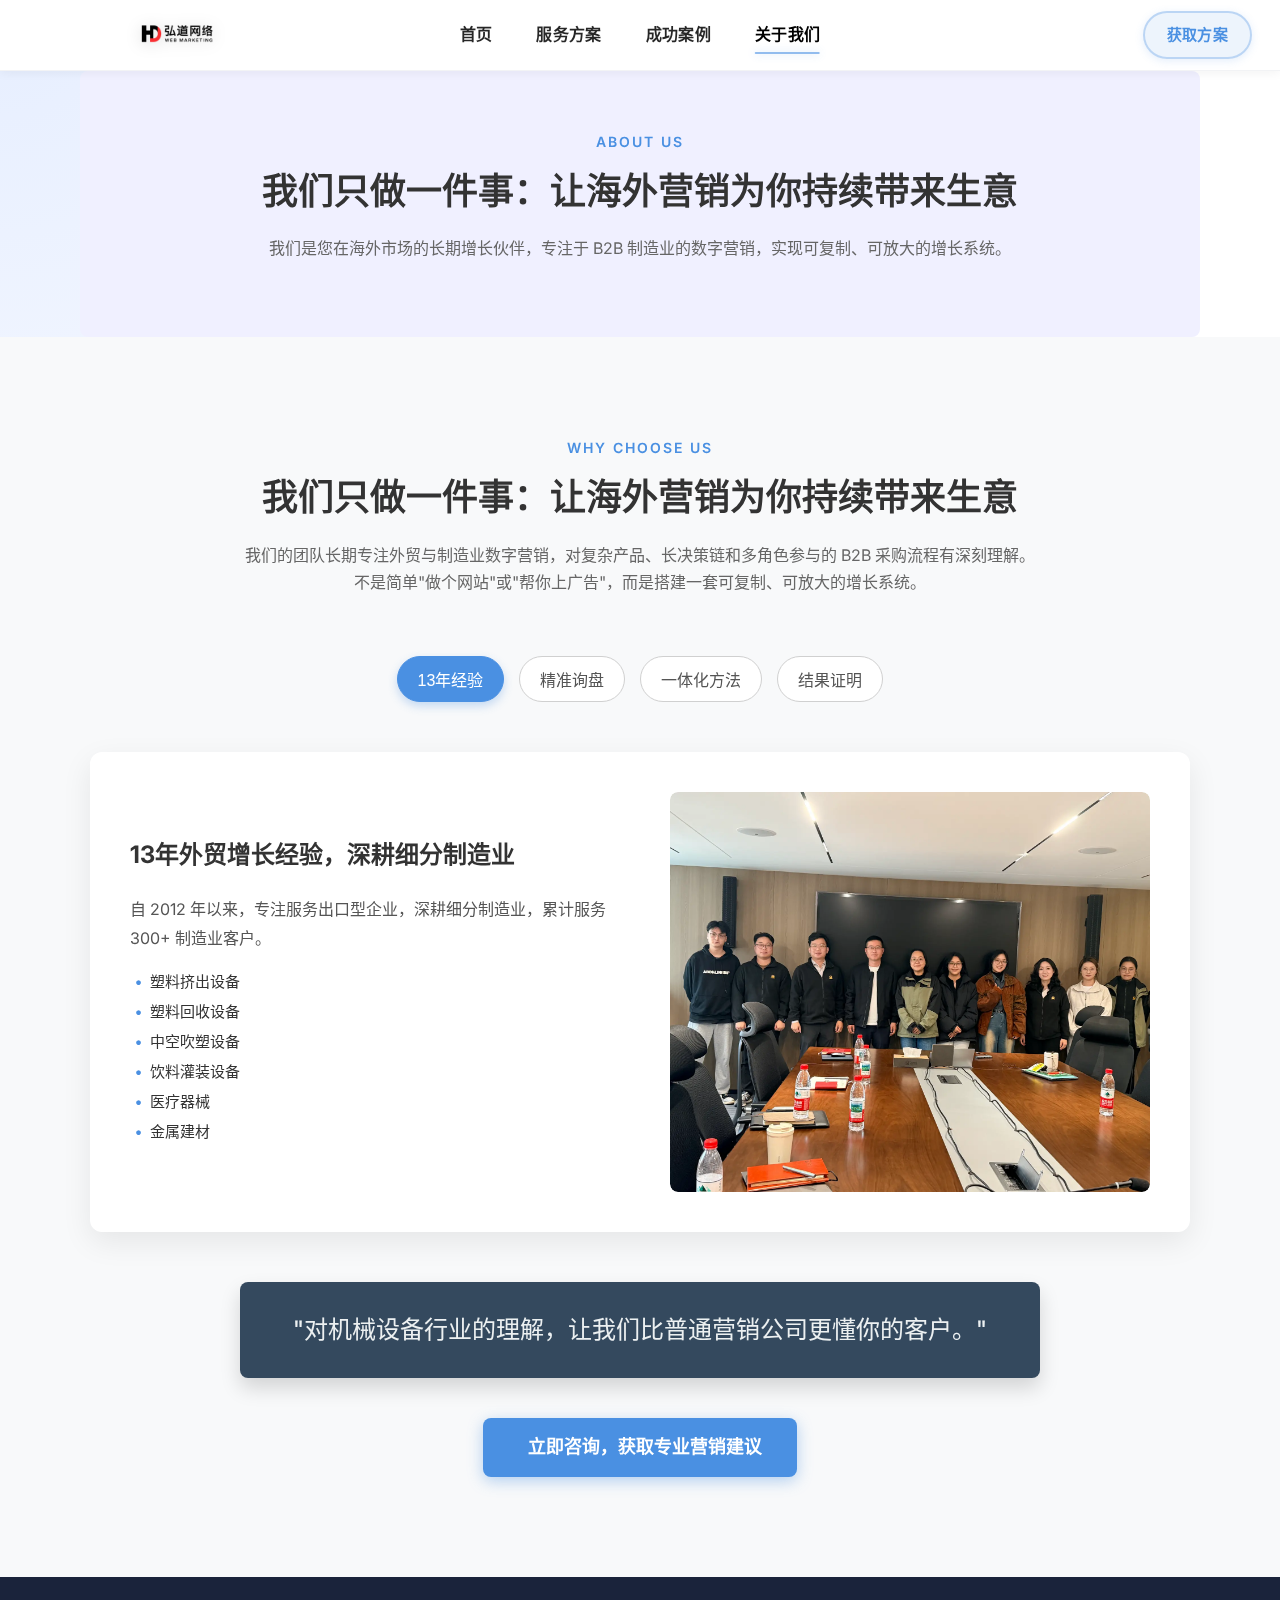
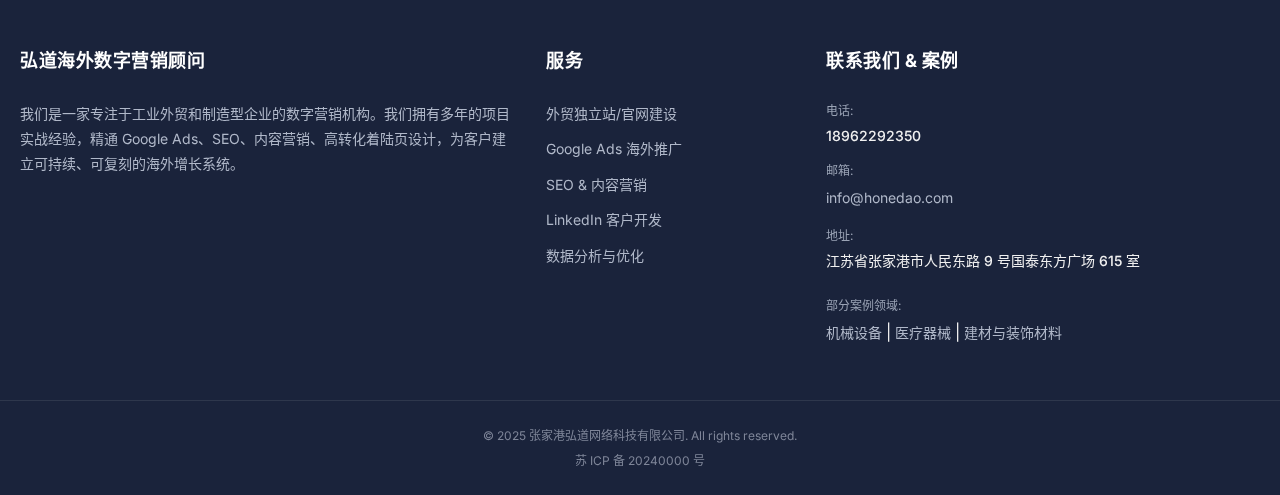
<file: about.html>
<!DOCTYPE html>
<html lang="zh-CN">
<head>
  <meta charset="UTF-8" />
  <title>关于我们 | 弘道海外数字营销</title>
  <meta name="viewport" content="width=device-width, initial-scale=1" />
  <meta name="description" content="专注服务中国制造和外贸企业，提供海外独立站、Google Ads、SEO、内容营销、社交媒体运营等一站式数字营销解决方案，帮助企业获得高质量全球询盘。" />
  
  <!-- Favicon -->
  <link rel="icon" type="image/webp" sizes="32x32" href="assets/images/favicon.webp" />
  <link rel="icon" type="image/webp" sizes="64x64" href="assets/images/favicon.webp" />
  <link rel="icon" type="image/webp" sizes="128x128" href="assets/images/favicon.webp" />
  <link rel="apple-touch-icon" href="assets/images/favicon.webp" />

  <link rel="preconnect" href="https://fonts.googleapis.com" />
  <link rel="preconnect" href="https://fonts.gstatic.com" crossorigin />
  <link href="https://fonts.googleapis.com/css2?family=Inter:wght@300;400;500;600;700&display=swap" rel="stylesheet" />

  <!-- Font Awesome 图标库 -->
  <link rel="stylesheet" href="https://cdnjs.cloudflare.com/ajax/libs/font-awesome/6.4.0/css/all.min.css" integrity="sha512-iecdLmaskl7CVkqkXNQ/ZH/XLlvWZOJyj7Yy7tcenmpD1ypASozpmT/E0iPtmFIB46ZmdtAc9eNBvH0H/ZpiBw==" crossorigin="anonymous" referrerpolicy="no-referrer" />

  <!-- 引入外部 CSS -->
  <link rel="stylesheet" href="assets/css/style.css" />
</head>

<body>
<div class="page-wrap">
  <!-- ========== Header ========== -->
  <header class="site-header internal-page-header">
    <div class="container header-inner">
      <a href="index.html" class="logo-wrap">
        <img src="assets/images/logo.png" alt="弘道海外营销" class="logo-mark">
      </a>

      <nav class="nav-main">
        <a href="index.html">首页</a>
        <a href="services.html">服务方案</a>
        <a href="cases.html">成功案例</a>
        <a href="about.html">关于我们</a>
      </nav>

      <div class="nav-cta">
        <a href="index.html#contact-form" class="btn-nav">获取方案</a>
        <button class="nav-toggle" aria-label="Open Menu">☰</button>
      </div>
    </div>
  </header>

  <main>
    <section class="page-hero-banner">
      <div class="container" style="padding: 60px 20px; background-color: #f0f0ff; border-radius: 8px; text-align: center;">
        <span class="eyebrow-text" style="color: #4a90e2;">ABOUT US</span>
        <h1 style="font-size: 36px; color: #333;">我们只做一件事：让海外营销为你持续带来生意</h1>
        <p style="font-size: 16px; color: #666; max-width: 800px; margin: 15px auto;">我们是您在海外市场的长期增长伙伴，专注于 B2B 制造业的数字营销，实现可复制、可放大的增长系统。</p>
      </div>
    </section>
    
    <!-- ========== Why Us ========== -->
    <section class="why-choose-us-section">
      <div class="container">
        <header class="section-header wcu-header">
          <span class="eyebrow-text">WHY CHOOSE US</span>
          <h2>我们只做一件事：让海外营销为你持续带来生意</h2>
          <p class="subtitle">
            我们的团队长期专注外贸与制造业数字营销，对复杂产品、长决策链和多角色参与的 B2B 采购流程有深刻理解。
            不是简单"做个网站"或"帮你上广告"，而是搭建一套可复制、可放大的增长系统。
          </p>
        </header>

        <div class="wcu-tabs-nav">
          <button class="wcu-tab active" data-tab="experience">13年经验</button>
          <button class="wcu-tab" data-tab="precision">精准询盘</button>
          <button class="wcu-tab" data-tab="integrated">一体化方法</button>
          <button class="wcu-tab" data-tab="results">结果证明</button>
        </div>

        <div class="wcu-content-container">
          <div id="experience" class="wcu-tab-content active">
            <div class="content-left">
              <h3>13年外贸增长经验，深耕细分制造业</h3>
              <p>自 2012 年以来，专注服务出口型企业，深耕细分制造业，累计服务 300+ 制造业客户。</p>
              <ul>
                <li>塑料挤出设备</li>
                <li>塑料回收设备</li>
                <li>中空吹塑设备</li>
                <li>饮料灌装设备</li>
                <li>医疗器械</li>
                <li>金属建材</li>
              </ul>
            </div>
            <div class="content-right">
              <img src="assets/images/13年经验.webp" alt="13年外贸增长经验" style="width: 100%; height: 100%; object-fit: cover; border-radius: 8px;">
            </div>
          </div>
          
          <div id="precision" class="wcu-tab-content" style="display: none;">
            <div class="content-left">
              <h3>擅长高货值、长周期产品的"精准询盘模型"</h3>
              <p>我们不仅投广告，我们懂：</p>
              <ul>
                <li>采购者为什么搜索</li>
                <li>他们关心哪些技术点</li>
                <li>什么样的页面能让他们愿意留下询盘</li>
                <li>如何通过内容与流程降低客户决策焦虑</li>
              </ul>
              <div class="wcu-highlight-box">
                <i class="fas fa-lightbulb"></i>
                <p>你不是要更多流量，你要的是精准到会成交的询盘。</p>
              </div>
            </div>
            <div class="content-right wcu-image-placeholder">
              <p>精准询盘配图</p>
            </div>
          </div>

          <div id="integrated" class="wcu-tab-content" style="display: none;">
            <div class="content-left">
              <h3>从网站到广告的一体化增长方法论 (端到端执行)</h3>
              <p>我们比"只做广告"或"只做网站"的团队更有优势：</p>
              <ul>
                <li>网站策略 (定位 → 内容 → 转化路径)</li>
                <li>Google Ads 结构搭建与优化</li>
                <li>区域深度投放 (按国家、行业、语言定向)</li>
                <li>搜索词体系 + 出价模型</li>
                <li>CRM 驱动的线索追踪与分析</li>
              </ul>
              <div class="wcu-highlight-box">
                <i class="fas fa-lightbulb"></i>
                <p>我们关注 ROI，而不是花钱买流量。</p>
              </div>
            </div>
            <div class="content-right wcu-image-placeholder">
              <p>一体化方法配图</p>
            </div>
          </div>
          
          <div id="results" class="wcu-tab-content" style="display: none;">
            <div class="content-left">
              <h3>结果证明实力：更低成本、更高回报率</h3>
              <p>询盘成本比知名 B2B 网站低 **40%+**</p>
              <ul>
                <li>多项机械设备项目实现 3-5X 广告投入回报率 (ROAS)</li>
                <li>典型行业的询盘质量显著提升</li>
              </ul>
              <div class="wcu-highlight-box">
                <i class="fas fa-lightbulb"></i>
                <p>客户不是图便宜而选择我们，而是因为我们能创造可持续增长。</p>
              </div>
            </div>
            <div class="content-right wcu-image-placeholder">
              <p>结果证明配图</p>
            </div>
          </div>
        </div>

        <div class="wcu-bottom-quote">
          <p>"对机械设备行业的理解，让我们比普通营销公司更懂你的客户。"</p>
        </div>

        <div class="wcu-cta-wrapper">
          <a href="index.html#contact-form" class="cta-button primary-cta">
            <i class="fas fa-paper-plane"></i> 立即咨询，获取专业营销建议
          </a>
        </div>
      </div>
    </section>
  </main>

  <!-- ========== Footer ========== -->
  <footer class="main-footer">
    <div class="footer-content">
      <div class="footer-col about">
        <h5>弘道海外数字营销顾问</h5>
        <p>
          我们是一家专注于工业外贸和制造型企业的数字营销机构。我们拥有多年的项目实战经验，精通 Google Ads、SEO、内容营销、高转化着陆页设计，为客户建立可持续、可复刻的海外增长系统。
        </p>
      </div>

      <div class="footer-col links">
        <h5>服务</h5>
        <ul>
          <li><a href="services.html">外贸独立站/官网建设</a></li>
          <li><a href="services.html">Google Ads 海外推广</a></li>
          <li><a href="services.html">SEO & 内容营销</a></li>
          <li><a href="services.html">LinkedIn 客户开发</a></li>
          <li><a href="services.html">数据分析与优化</a></li>
        </ul>
      </div>

      <div class="footer-col contact">
        <h5>联系我们 & 案例</h5>
        <div class="contact-item">
          <span>电话:</span>
          <p>18962292350</p>
        </div>
        <div class="contact-item">
          <span>邮箱:</span>
          <a href="mailto:info@hongdaoweb.com">info@honedao.com</a>
        </div>
        <div class="contact-item">
          <span>地址:</span>
          <p>江苏省张家港市人民东路 9 号国泰东方广场 615 室</p>
        </div>
        
        <div class="contact-item" style="margin-top: 25px;">
          <span>部分案例领域:</span>
          <a href="cases.html">机械设备</a> | 
          <a href="cases.html">医疗器械</a> | 
          <a href="cases.html">建材与装饰材料</a>
        </div>
      </div>
    </div>

    <div class="footer-bottom">
      <p>© 2025 张家港弘道网络科技有限公司. All rights reserved.</p>
      <p>苏 ICP 备 20240000 号</p>
    </div>
  </footer>
</div>

<script>
  // 动态年份
  if (document.getElementById("year")) {
    document.getElementById("year").textContent = new Date().getFullYear();
  }

  // WHY CHOOSE US 标签页切换功能
  document.addEventListener('DOMContentLoaded', function() {
    const tabs = document.querySelectorAll('.wcu-tab');
    const tabContents = document.querySelectorAll('.wcu-tab-content');

    tabs.forEach(tab => {
      tab.addEventListener('click', function() {
        const targetTab = this.getAttribute('data-tab');

        // 移除所有活动状态
        tabs.forEach(t => t.classList.remove('active'));
        tabContents.forEach(content => {
          content.style.display = 'none';
          content.classList.remove('active');
        });

        // 添加活动状态到当前标签
        this.classList.add('active');
        const targetContent = document.getElementById(targetTab);
        if (targetContent) {
          targetContent.style.display = 'flex';
          targetContent.classList.add('active');
        }
      });
    });
  });

  // Header 滚动效果
  const siteHeader = document.querySelector('.site-header');
  
  function updateHeader() {
    const currentScroll = window.pageYOffset;
    if (currentScroll > 50) {
      siteHeader.classList.add('scrolled');
    } else {
      siteHeader.classList.remove('scrolled');
    }
  }
  
  updateHeader();
  window.addEventListener('scroll', () => {
    updateHeader();
  });

  // 为当前页面的导航链接添加 active 类
  document.addEventListener('DOMContentLoaded', function() {
    const currentPage = window.location.pathname.split('/').pop() || 'index.html';
    const navLinks = document.querySelectorAll('.nav-main a');
    navLinks.forEach(link => {
      const linkHref = link.getAttribute('href');
      if (linkHref === currentPage || (currentPage === 'about.html' && linkHref.includes('about.html'))) {
        link.classList.add('active');
      }
    });
  });
</script>
</body>
</html>
</file>
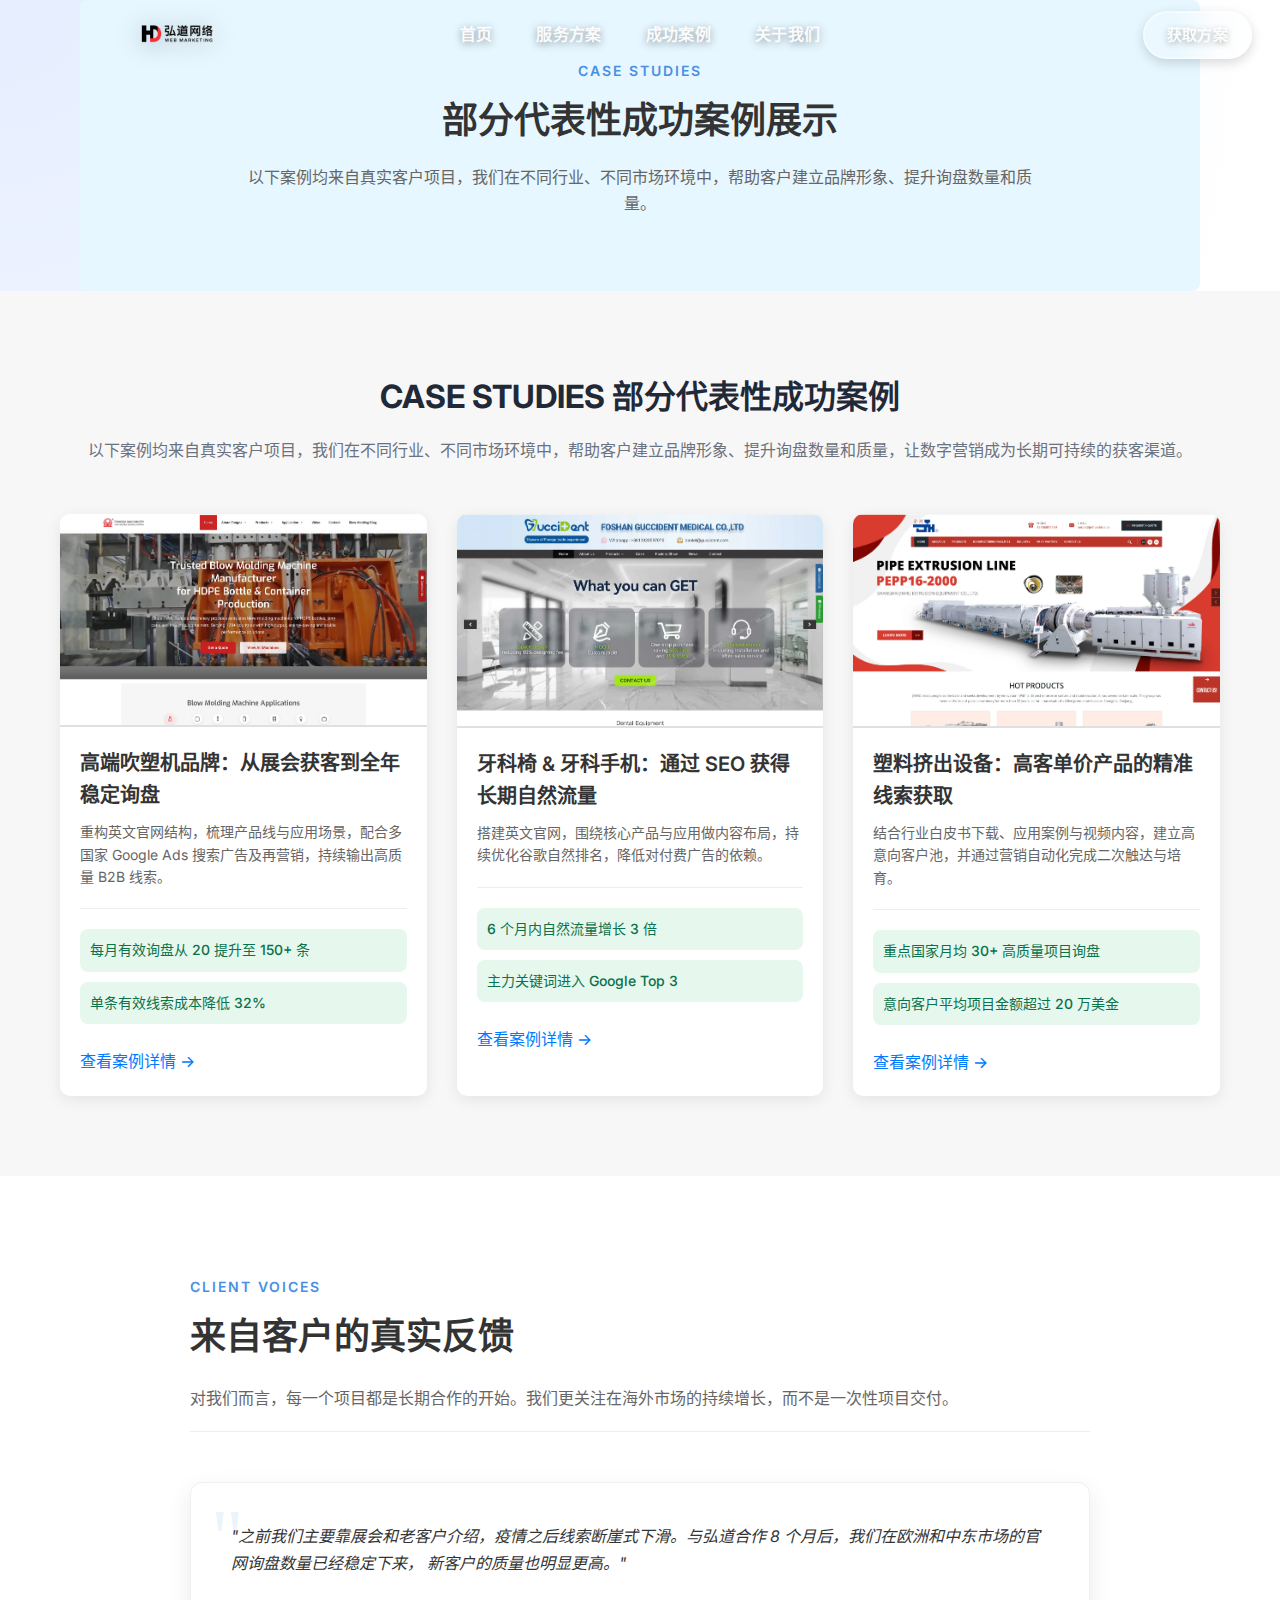
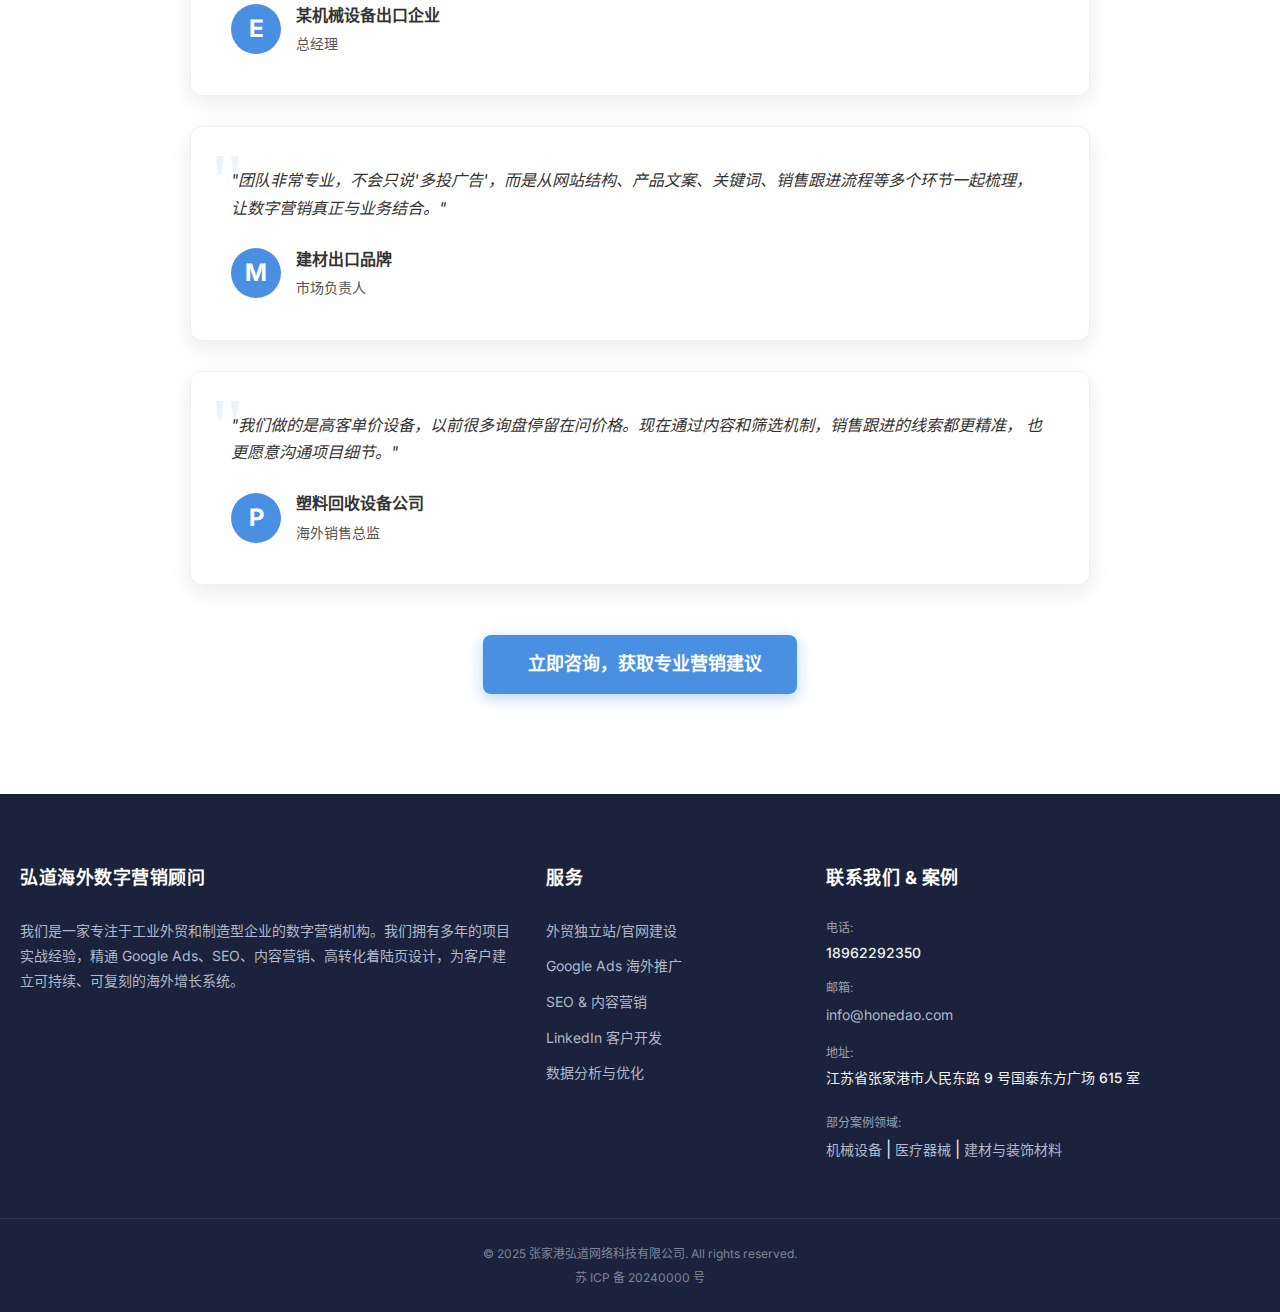
<file: cases.html>
<!DOCTYPE html>
<html lang="zh-CN">
<head>
  <meta charset="UTF-8" />
  <title>案例 | 弘道海外数字营销</title>
  <meta name="viewport" content="width=device-width, initial-scale=1" />
  <meta name="description" content="专注服务中国制造和外贸企业，提供海外独立站、Google Ads、SEO、内容营销、社交媒体运营等一站式数字营销解决方案，帮助企业获得高质量全球询盘。" />
  
  <!-- Favicon -->
  <link rel="icon" type="image/webp" href="assets/images/favicon.webp" />

  <link rel="preconnect" href="https://fonts.googleapis.com" />
  <link rel="preconnect" href="https://fonts.gstatic.com" crossorigin />
  <link href="https://fonts.googleapis.com/css2?family=Inter:wght@300;400;500;600;700&display=swap" rel="stylesheet" />

  <!-- Font Awesome 图标库 -->
  <link rel="stylesheet" href="https://cdnjs.cloudflare.com/ajax/libs/font-awesome/6.4.0/css/all.min.css" integrity="sha512-iecdLmaskl7CVkqkXNQ/ZH/XLlvWZOJyj7Yy7tcenmpD1ypASozpmT/E0iPtmFIB46ZmdtAc9eNBvH0H/ZpiBw==" crossorigin="anonymous" referrerpolicy="no-referrer" />

  <!-- 引入外部 CSS -->
  <link rel="stylesheet" href="assets/css/style.css" />
</head>

<body>
<div class="page-wrap">
  <!-- ========== Header ========== -->
  <header class="site-header">
    <div class="container header-inner">
      <a href="index.html" class="logo-wrap">
        <img src="assets/images/logo.png" alt="弘道海外营销" class="logo-mark">
      </a>

      <nav class="nav-main">
        <a href="index.html">首页</a>
        <a href="services.html">服务方案</a>
        <a href="cases.html">成功案例</a>
        <a href="about.html">关于我们</a>
      </nav>

      <div class="nav-cta">
        <a href="index.html#contact-form" class="btn-nav">获取方案</a>
        <button class="nav-toggle" aria-label="Open Menu">☰</button>
      </div>
    </div>
  </header>

  <main>
    <section class="page-hero-banner">
      <div class="container" style="padding: 60px 20px; background-color: #e6f7ff; border-radius: 8px; text-align: center;">
        <span class="eyebrow-text" style="color: #4a90e2;">CASE STUDIES</span>
        <h1 style="font-size: 36px; color: #333;">部分代表性成功案例展示</h1>
        <p style="font-size: 16px; color: #666; max-width: 800px; margin: 15px auto;">以下案例均来自真实客户项目，我们在不同行业、不同市场环境中，帮助客户建立品牌形象、提升询盘数量和质量。</p>
      </div>
    </section>

    <!-- ========== Cases ========== -->
    <section id="cases" class="case-studies-section">
      <div class="case-studies-container">
        <h2>CASE STUDIES 部分代表性成功案例</h2>
        <p>以下案例均来自真实客户项目，我们在不同行业、不同市场环境中，帮助客户建立品牌形象、提升询盘数量和质量，让数字营销成为长期可持续的获客渠道。</p>

        <div class="case-studies-grid">
          <div class="case-study-card">
            <div class="screenshot-area">
              <img src="assets/images/case-1.webp" alt="高端吹塑机品牌网站截图" loading="lazy">
            </div>
            
            <div class="content-wrapper">
              <h3 class="card-title">高端吹塑机品牌：从展会获客到全年稳定询盘</h3>
              <p class="description">重构英文官网结构，梳理产品线与应用场景，配合多国家 Google Ads 搜索广告及再营销，持续输出高质量 B2B 线索。</p>
              
              <div class="result-badges">
                <div class="data-point">每月有效询盘从 20 提升至 150+ 条</div>
                <div class="data-point">单条有效线索成本降低 32%</div>
              </div>
              
              <a href="https://www.tongdamachine.net" target="_blank" rel="noopener noreferrer" class="view-details">查看案例详情 →</a>
            </div>
          </div>

          <div class="case-study-card">
            <div class="screenshot-area">
              <img src="assets/images/case-2.webp" alt="牙科设备网站截图" loading="lazy">
            </div>
            
            <div class="content-wrapper">
              <h3 class="card-title">牙科椅 &amp; 牙科手机：通过 SEO 获得长期自然流量</h3>
              <p class="description">搭建英文官网，围绕核心产品与应用做内容布局，持续优化谷歌自然排名，降低对付费广告的依赖。</p>
              
              <div class="result-badges">
                <div class="data-point">6 个月内自然流量增长 3 倍</div>
                <div class="data-point">主力关键词进入 Google Top 3</div>
              </div>
              
              <a href="https://www.guccidental.com/" target="_blank" rel="noopener noreferrer" class="view-details">查看案例详情 →</a>
            </div>
          </div>

          <div class="case-study-card">
            <div class="screenshot-area">
              <img src="assets/images/case-3.webp" alt="塑料挤出设备网站截图" loading="lazy">
            </div>
            
            <div class="content-wrapper">
              <h3 class="card-title">塑料挤出设备：高客单价产品的精准线索获取</h3>
              <p class="description">结合行业白皮书下载、应用案例与视频内容，建立高意向客户池，并通过营销自动化完成二次触达与培育。</p>
              
              <div class="result-badges">
                <div class="data-point">重点国家月均 30+ 高质量项目询盘</div>
                <div class="data-point">意向客户平均项目金额超过 20 万美金</div>
              </div>
              
              <a href="https://en.jinhu-china.com/" target="_blank" rel="noopener noreferrer" class="view-details">查看案例详情 →</a>
            </div>
          </div>
        </div>
      </div>
    </section>

    <!-- ========== Testimonials ========== -->
    <section class="client-voices-section">
      <div class="container">
        <header class="section-header cv-header">
          <span class="eyebrow-text">CLIENT VOICES</span>
          <h2>来自客户的真实反馈</h2>
          <p class="description">
            对我们而言，每一个项目都是长期合作的开始。我们更关注在海外市场的持续增长，而不是一次性项目交付。
          </p>
        </header>

        <div class="testimonials-grid">
          <div class="testimonial-card">
            <span class="quote-icon">"</span>
            <p class="quote-text">
              "之前我们主要靠展会和老客户介绍，疫情之后线索断崖式下滑。与弘道合作 8 个月后，我们在欧洲和中东市场的官网询盘数量已经稳定下来，
              新客户的质量也明显更高。"
            </p>
            <div class="client-info">
              <div class="client-avatar-letter">E</div>
              <div class="client-details">
                <p class="company">某机械设备出口企业</p>
                <p class="position">总经理</p>
              </div>
            </div>
          </div>

          <div class="testimonial-card">
            <span class="quote-icon">"</span>
            <p class="quote-text">
              "团队非常专业，不会只说'多投广告'，而是从网站结构、产品文案、关键词、销售跟进流程等多个环节一起梳理，
              让数字营销真正与业务结合。"
            </p>
            <div class="client-info">
              <div class="client-avatar-letter">M</div>
              <div class="client-details">
                <p class="company">建材出口品牌</p>
                <p class="position">市场负责人</p>
              </div>
            </div>
          </div>

          <div class="testimonial-card">
            <span class="quote-icon">"</span>
            <p class="quote-text">
              "我们做的是高客单价设备，以前很多询盘停留在问价格。现在通过内容和筛选机制，销售跟进的线索都更精准，
              也更愿意沟通项目细节。"
            </p>
            <div class="client-info">
              <div class="client-avatar-letter">P</div>
              <div class="client-details">
                <p class="company">塑料回收设备公司</p>
                <p class="position">海外销售总监</p>
              </div>
            </div>
          </div>
        </div>

        <div class="cv-cta-wrapper">
          <a href="index.html#contact-form" class="cta-button primary-cta">
            <i class="fas fa-paper-plane"></i> 立即咨询，获取专业营销建议
          </a>
        </div>
      </div>
    </section>
  </main>

  <!-- ========== Footer ========== -->
  <footer class="main-footer">
    <div class="footer-content">
      <div class="footer-col about">
        <h5>弘道海外数字营销顾问</h5>
        <p>
          我们是一家专注于工业外贸和制造型企业的数字营销机构。我们拥有多年的项目实战经验，精通 Google Ads、SEO、内容营销、高转化着陆页设计，为客户建立可持续、可复刻的海外增长系统。
        </p>
      </div>

      <div class="footer-col links">
        <h5>服务</h5>
        <ul>
          <li><a href="services.html">外贸独立站/官网建设</a></li>
          <li><a href="services.html">Google Ads 海外推广</a></li>
          <li><a href="services.html">SEO & 内容营销</a></li>
          <li><a href="services.html">LinkedIn 客户开发</a></li>
          <li><a href="services.html">数据分析与优化</a></li>
        </ul>
      </div>

      <div class="footer-col contact">
        <h5>联系我们 & 案例</h5>
        <div class="contact-item">
          <span>电话:</span>
          <p>18962292350</p>
        </div>
        <div class="contact-item">
          <span>邮箱:</span>
          <a href="mailto:info@hongdaoweb.com">info@honedao.com</a>
        </div>
        <div class="contact-item">
          <span>地址:</span>
          <p>江苏省张家港市人民东路 9 号国泰东方广场 615 室</p>
        </div>
        
        <div class="contact-item" style="margin-top: 25px;">
          <span>部分案例领域:</span>
          <a href="cases.html">机械设备</a> | 
          <a href="cases.html">医疗器械</a> | 
          <a href="cases.html">建材与装饰材料</a>
        </div>
      </div>
    </div>

    <div class="footer-bottom">
      <p>© 2025 张家港弘道网络科技有限公司. All rights reserved.</p>
      <p>苏 ICP 备 20240000 号</p>
    </div>
  </footer>
</div>

<script>
  // 动态年份
  if (document.getElementById("year")) {
    document.getElementById("year").textContent = new Date().getFullYear();
  }

  // Header 滚动效果
  const siteHeader = document.querySelector('.site-header');
  
  function updateHeader() {
    const currentScroll = window.pageYOffset;
    if (currentScroll > 50) {
      siteHeader.classList.add('scrolled');
    } else {
      siteHeader.classList.remove('scrolled');
    }
  }
  
  updateHeader();
  window.addEventListener('scroll', () => {
    updateHeader();
  });
</script>
</body>
</html>
</file>
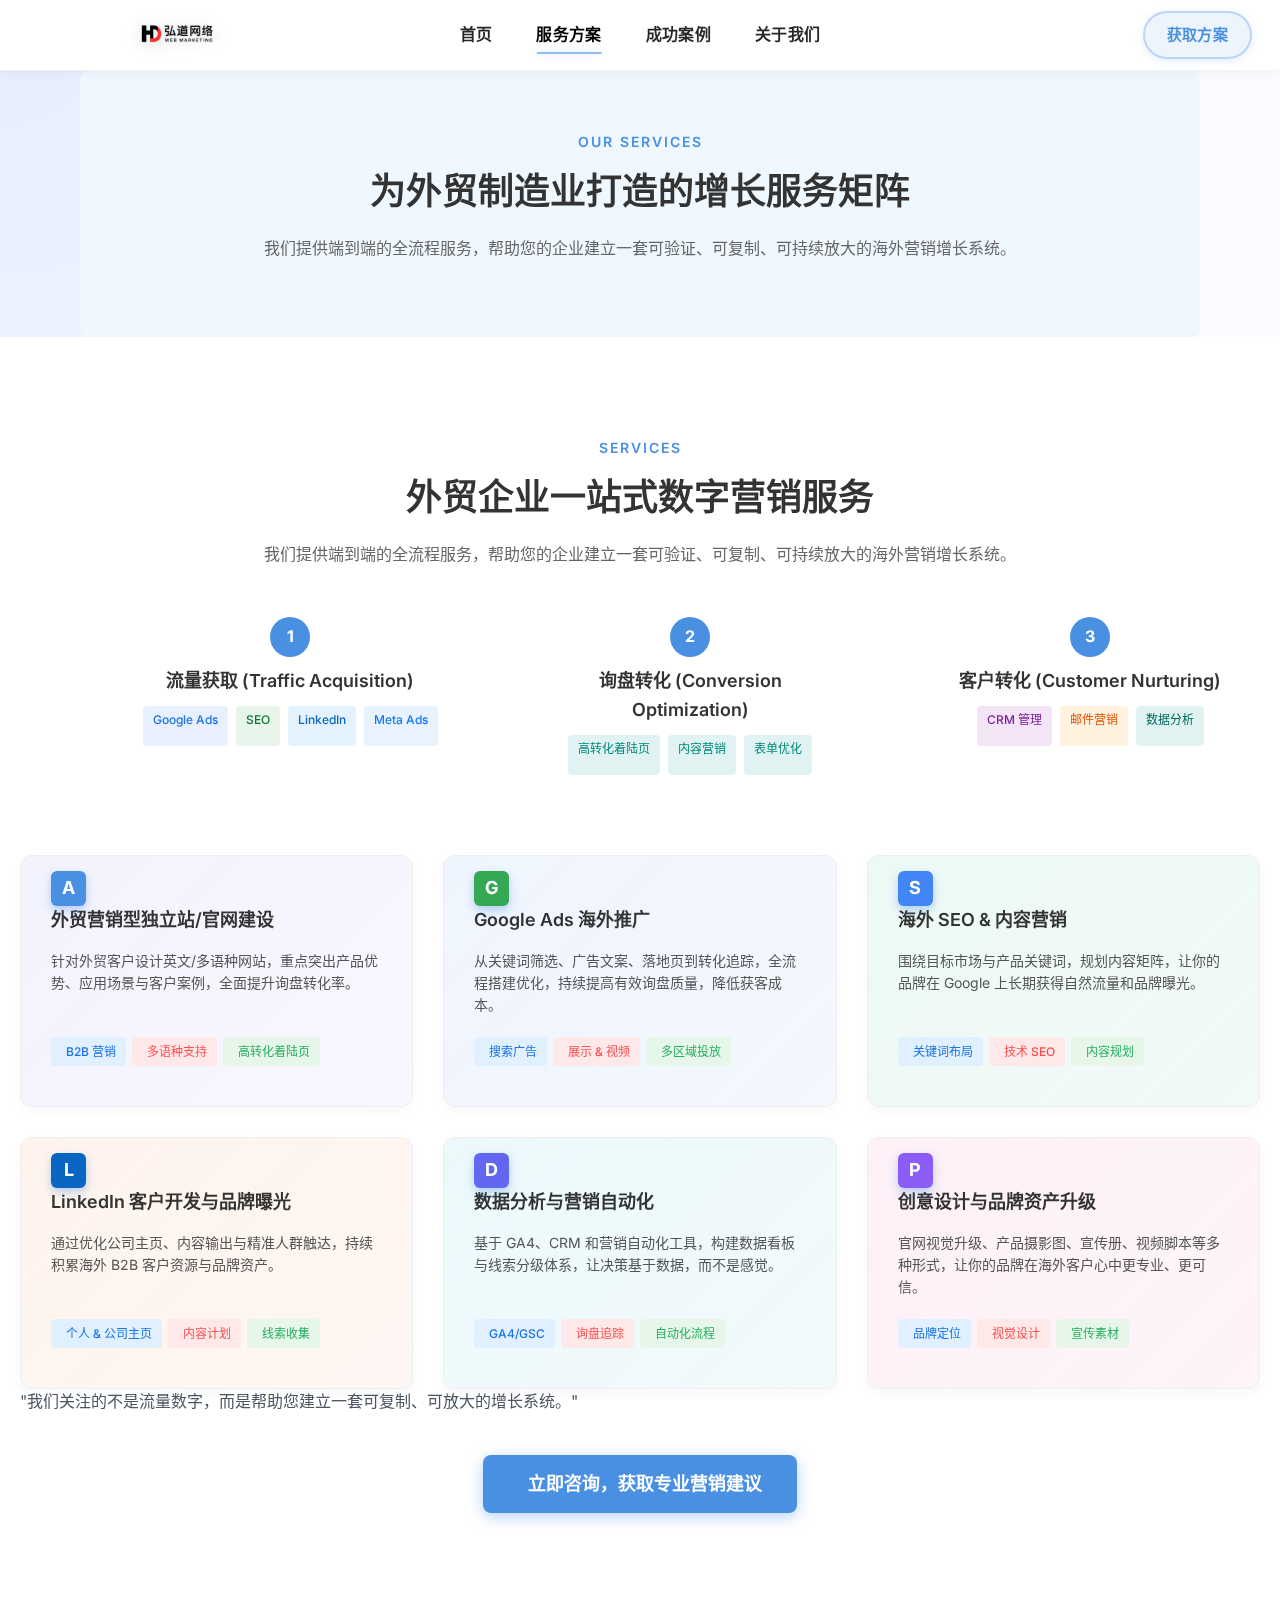
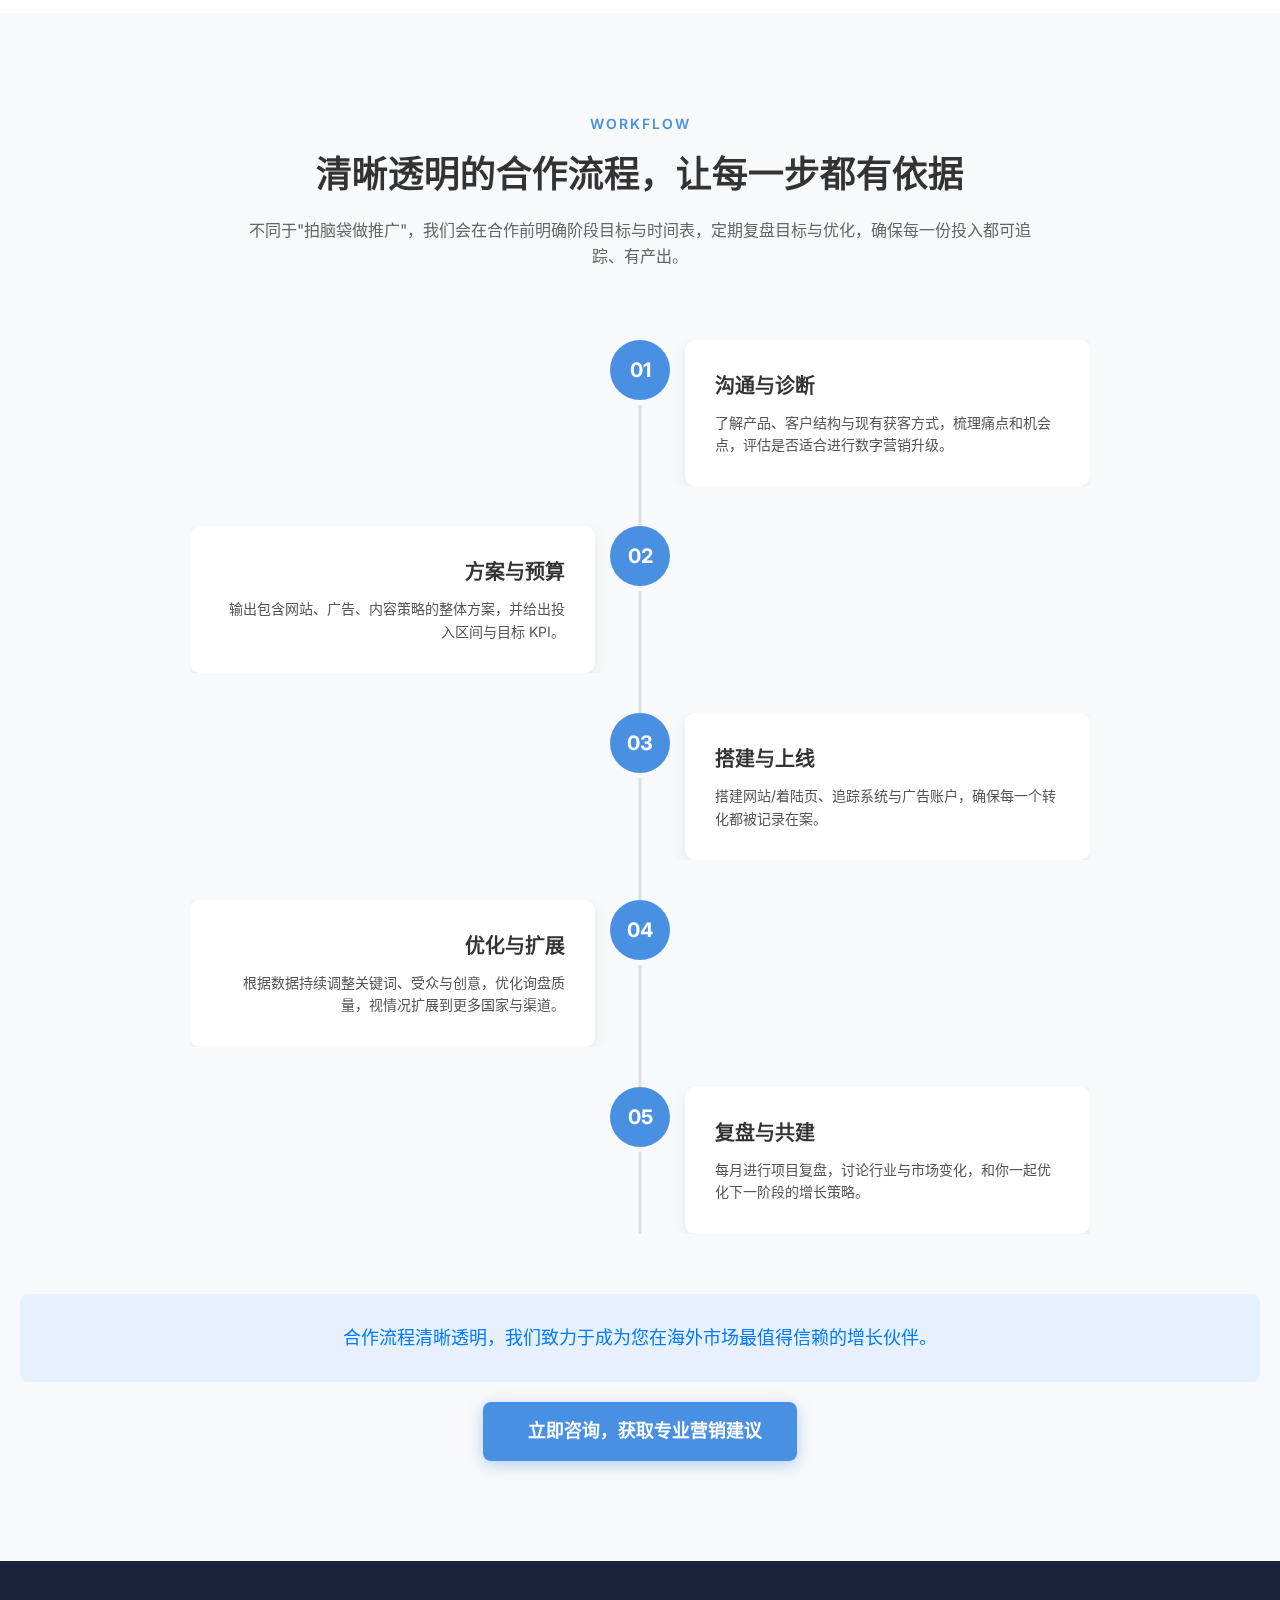
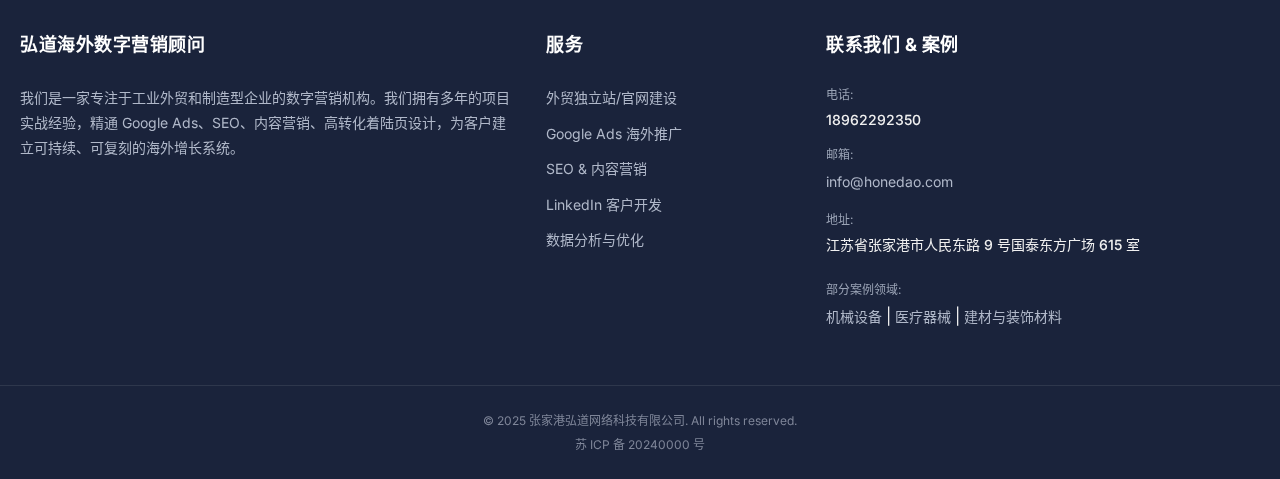
<file: services.html>
<!DOCTYPE html>
<html lang="zh-CN">
<head>
  <meta charset="UTF-8" />
  <title>服务 | 弘道海外数字营销</title>
  <meta name="viewport" content="width=device-width, initial-scale=1" />
  <meta name="description" content="专注服务中国制造和外贸企业，提供海外独立站、Google Ads、SEO、内容营销、社交媒体运营等一站式数字营销解决方案，帮助企业获得高质量全球询盘。" />
  
  <!-- Favicon -->
  <link rel="icon" type="image/webp" sizes="32x32" href="assets/images/favicon.webp" />
  <link rel="icon" type="image/webp" sizes="64x64" href="assets/images/favicon.webp" />
  <link rel="icon" type="image/webp" sizes="128x128" href="assets/images/favicon.webp" />
  <link rel="apple-touch-icon" href="assets/images/favicon.webp" />

  <link rel="preconnect" href="https://fonts.googleapis.com" />
  <link rel="preconnect" href="https://fonts.gstatic.com" crossorigin />
  <link href="https://fonts.googleapis.com/css2?family=Inter:wght@300;400;500;600;700&display=swap" rel="stylesheet" />

  <!-- Font Awesome 图标库 -->
  <link rel="stylesheet" href="https://cdnjs.cloudflare.com/ajax/libs/font-awesome/6.4.0/css/all.min.css" integrity="sha512-iecdLmaskl7CVkqkXNQ/ZH/XLlvWZOJyj7Yy7tcenmpD1ypASozpmT/E0iPtmFIB46ZmdtAc9eNBvH0H/ZpiBw==" crossorigin="anonymous" referrerpolicy="no-referrer" />

  <!-- 引入外部 CSS -->
  <link rel="stylesheet" href="assets/css/style.css" />
</head>

<body>
<div class="page-wrap">
  <!-- ========== Header ========== -->
  <header class="site-header internal-page-header">
    <div class="container header-inner">
      <a href="index.html" class="logo-wrap">
        <img src="assets/images/logo.png" alt="弘道海外营销" class="logo-mark">
      </a>

      <nav class="nav-main">
        <a href="index.html">首页</a>
        <a href="services.html">服务方案</a>
        <a href="cases.html">成功案例</a>
        <a href="about.html">关于我们</a>
      </nav>

      <div class="nav-cta">
        <a href="index.html#contact-form" class="btn-nav">获取方案</a>
        <button class="nav-toggle" aria-label="Open Menu">☰</button>
      </div>
    </div>
  </header>

  <main>
    <section class="page-hero-banner">
      <div class="container" style="padding: 60px 20px; background-color: #f0f8ff; border-radius: 8px; text-align: center;">
        <span class="eyebrow-text" style="color: #4a90e2;">OUR SERVICES</span>
        <h1 style="font-size: 36px; color: #333;">为外贸制造业打造的增长服务矩阵</h1>
        <p style="font-size: 16px; color: #666; max-width: 800px; margin: 15px auto;">我们提供端到端的全流程服务，帮助您的企业建立一套可验证、可复制、可持续放大的海外营销增长系统。</p>
      </div>
    </section>

    <!-- ========== Services ========== -->
    <section id="services" class="services-section">
      <div class="container">
        <header class="section-header services-header">
          <span class="eyebrow-text">SERVICES</span>
          <h2>外贸企业一站式数字营销服务</h2>
          <p class="subtitle">我们提供端到端的全流程服务，帮助您的企业建立一套可验证、可复制、可持续放大的海外营销增长系统。</p>
        </header>

        <div class="service-pipeline-flow">
          <div class="pipeline-stage">
            <span class="stage-number">1</span>
            <h3>流量获取 (Traffic Acquisition)</h3>
            <div class="channel-badges">
              <span class="badge google">Google Ads</span>
              <span class="badge seo">SEO</span>
              <span class="badge linkedin">LinkedIn</span>
              <span class="badge meta">Meta Ads</span>
            </div>
          </div>

          <i class="fas fa-arrow-right flow-arrow"></i>

          <div class="pipeline-stage">
            <span class="stage-number">2</span>
            <h3>询盘转化 (Conversion Optimization)</h3>
            <div class="channel-badges">
              <span class="badge">高转化着陆页</span>
              <span class="badge">内容营销</span>
              <span class="badge">表单优化</span>
            </div>
          </div>

          <i class="fas fa-arrow-right flow-arrow"></i>

          <div class="pipeline-stage">
            <span class="stage-number">3</span>
            <h3>客户转化 (Customer Nurturing)</h3>
            <div class="channel-badges">
              <span class="badge crm">CRM 管理</span>
              <span class="badge email">邮件营销</span>
              <span class="badge data">数据分析</span>
            </div>
          </div>
        </div>

        <div class="service-matrix-grid">
          <div class="service-card module-a">
            <div class="card-identity" data-letter="A"></div>
            <h4>外贸营销型独立站/官网建设</h4>
            <p>针对外贸客户设计英文/多语种网站，重点突出产品优势、应用场景与客户案例，全面提升询盘转化率。</p>
            <div class="tag-row">
              <span class="tag tag-blue"><i class="fas fa-globe"></i> B2B 营销</span>
              <span class="tag tag-red"><i class="fas fa-language"></i> 多语种支持</span>
              <span class="tag tag-green"><i class="fas fa-rocket"></i> 高转化着陆页</span>
            </div>
          </div>

          <div class="service-card module-g">
            <div class="card-identity" data-letter="G"></div>
            <h4>Google Ads 海外推广</h4>
            <p>从关键词筛选、广告文案、落地页到转化追踪，全流程搭建优化，持续提高有效询盘质量，降低获客成本。</p>
            <div class="tag-row">
              <span class="tag tag-blue"><i class="fas fa-search"></i> 搜索广告</span>
              <span class="tag tag-red"><i class="fas fa-image"></i> 展示 & 视频</span>
              <span class="tag tag-green"><i class="fas fa-map-marker-alt"></i> 多区域投放</span>
            </div>
          </div>

          <div class="service-card module-s">
            <div class="card-identity" data-letter="S"></div>
            <h4>海外 SEO & 内容营销</h4>
            <p>围绕目标市场与产品关键词，规划内容矩阵，让你的品牌在 Google 上长期获得自然流量和品牌曝光。</p>
            <div class="tag-row">
              <span class="tag tag-blue"><i class="fas fa-key"></i> 关键词布局</span>
              <span class="tag tag-red"><i class="fas fa-code"></i> 技术 SEO</span>
              <span class="tag tag-green"><i class="fas fa-file-alt"></i> 内容规划</span>
            </div>
          </div>

          <div class="service-card module-l">
            <div class="card-identity" data-letter="L"></div>
            <h4>LinkedIn 客户开发与品牌曝光</h4>
            <p>通过优化公司主页、内容输出与精准人群触达，持续积累海外 B2B 客户资源与品牌资产。</p>
            <div class="tag-row">
              <span class="tag tag-blue"><i class="fas fa-user-tie"></i> 个人 & 公司主页</span>
              <span class="tag tag-red"><i class="fas fa-calendar-alt"></i> 内容计划</span>
              <span class="tag tag-green"><i class="fas fa-link"></i> 线索收集</span>
            </div>
          </div>

          <div class="service-card module-d">
            <div class="card-identity" data-letter="D"></div>
            <h4>数据分析与营销自动化</h4>
            <p>基于 GA4、CRM 和营销自动化工具，构建数据看板与线索分级体系，让决策基于数据，而不是感觉。</p>
            <div class="tag-row">
              <span class="tag tag-blue"><i class="fas fa-chart-bar"></i> GA4/GSC</span>
              <span class="tag tag-red"><i class="fas fa-eye"></i> 询盘追踪</span>
              <span class="tag tag-green"><i class="fas fa-robot"></i> 自动化流程</span>
            </div>
          </div>

          <div class="service-card module-p">
            <div class="card-identity" data-letter="P"></div>
            <h4>创意设计与品牌资产升级</h4>
            <p>官网视觉升级、产品摄影图、宣传册、视频脚本等多种形式，让你的品牌在海外客户心中更专业、更可信。</p>
            <div class="tag-row">
              <span class="tag tag-blue"><i class="fas fa-star"></i> 品牌定位</span>
              <span class="tag tag-red"><i class="fas fa-palette"></i> 视觉设计</span>
              <span class="tag tag-green"><i class="fas fa-film"></i> 宣传素材</span>
            </div>
          </div>
        </div>

        <div class="final-quote-block">
          <p>"我们关注的不是流量数字，而是帮助您建立一套可复制、可放大的增长系统。"</p>
        </div>
        
        <div class="services-cta-wrapper">
          <a href="index.html#contact-form" class="cta-button primary-cta">
            <i class="fas fa-paper-plane"></i> 立即咨询，获取专业营销建议
          </a>
        </div>
      </div>
    </section>

    <!-- ========== Workflow ========== -->
    <section id="workflow" class="workflow-section">
      <div class="container">
        <header class="section-header workflow-header">
          <span class="eyebrow-text">WORKFLOW</span>
          <h2>清晰透明的合作流程，让每一步都有依据</h2>
          <p class="subtitle">
              不同于"拍脑袋做推广"，我们会在合作前明确阶段目标与时间表，定期复盘目标与优化，确保每一份投入都可追踪、有产出。
            </p>
        </header>

        <div class="timeline-wrapper">
          <div class="timeline-item">
            <div class="timeline-indicator">
              <span class="step-number">01</span>
            </div>
            <div class="timeline-content right">
              <h3>沟通与诊断</h3>
              <p>了解产品、客户结构与现有获客方式，梳理痛点和机会点，评估是否适合进行数字营销升级。</p>
            </div>
          </div>

          <div class="timeline-item">
            <div class="timeline-indicator">
              <span class="step-number">02</span>
            </div>
            <div class="timeline-content left">
              <h3>方案与预算</h3>
              <p>输出包含网站、广告、内容策略的整体方案，并给出投入区间与目标 KPI。</p>
            </div>
          </div>

          <div class="timeline-item">
            <div class="timeline-indicator">
              <span class="step-number">03</span>
            </div>
            <div class="timeline-content right">
              <h3>搭建与上线</h3>
              <p>搭建网站/着陆页、追踪系统与广告账户，确保每一个转化都被记录在案。</p>
            </div>
          </div>

          <div class="timeline-item">
            <div class="timeline-indicator">
              <span class="step-number">04</span>
            </div>
            <div class="timeline-content left">
              <h3>优化与扩展</h3>
              <p>根据数据持续调整关键词、受众与创意，优化询盘质量，视情况扩展到更多国家与渠道。</p>
            </div>
          </div>

          <div class="timeline-item">
            <div class="timeline-indicator">
              <span class="step-number">05</span>
            </div>
            <div class="timeline-content right">
              <h3>复盘与共建</h3>
              <p>每月进行项目复盘，讨论行业与市场变化，和你一起优化下一阶段的增长策略。</p>
            </div>
          </div>
        </div>

        <div class="workflow-cta">
          <p>合作流程清晰透明，我们致力于成为您在海外市场最值得信赖的增长伙伴。</p>
        </div>

        <div class="workflow-cta-wrapper">
          <a href="index.html#contact-form" class="cta-button primary-cta">
            <i class="fas fa-paper-plane"></i> 立即咨询，获取专业营销建议
          </a>
        </div>
      </div>
    </section>
  </main>

  <!-- ========== Footer ========== -->
  <footer class="main-footer">
    <div class="footer-content">
      <div class="footer-col about">
        <h5>弘道海外数字营销顾问</h5>
        <p>
          我们是一家专注于工业外贸和制造型企业的数字营销机构。我们拥有多年的项目实战经验，精通 Google Ads、SEO、内容营销、高转化着陆页设计，为客户建立可持续、可复刻的海外增长系统。
        </p>
      </div>

      <div class="footer-col links">
        <h5>服务</h5>
        <ul>
          <li><a href="services.html">外贸独立站/官网建设</a></li>
          <li><a href="services.html">Google Ads 海外推广</a></li>
          <li><a href="services.html">SEO & 内容营销</a></li>
          <li><a href="services.html">LinkedIn 客户开发</a></li>
          <li><a href="services.html">数据分析与优化</a></li>
        </ul>
      </div>

      <div class="footer-col contact">
        <h5>联系我们 & 案例</h5>
        <div class="contact-item">
          <span>电话:</span>
          <p>18962292350</p>
        </div>
        <div class="contact-item">
          <span>邮箱:</span>
          <a href="mailto:info@hongdaoweb.com">info@honedao.com</a>
        </div>
        <div class="contact-item">
          <span>地址:</span>
          <p>江苏省张家港市人民东路 9 号国泰东方广场 615 室</p>
        </div>
        
        <div class="contact-item" style="margin-top: 25px;">
          <span>部分案例领域:</span>
          <a href="cases.html">机械设备</a> | 
          <a href="cases.html">医疗器械</a> | 
          <a href="cases.html">建材与装饰材料</a>
        </div>
      </div>
    </div>

    <div class="footer-bottom">
      <p>© 2025 张家港弘道网络科技有限公司. All rights reserved.</p>
      <p>苏 ICP 备 20240000 号</p>
    </div>
  </footer>
</div>

<script>
  // 动态年份
  if (document.getElementById("year")) {
    document.getElementById("year").textContent = new Date().getFullYear();
  }

  // Header 滚动效果
  const siteHeader = document.querySelector('.site-header');
  
  function updateHeader() {
    const currentScroll = window.pageYOffset;
    if (currentScroll > 50) {
      siteHeader.classList.add('scrolled');
    } else {
      siteHeader.classList.remove('scrolled');
    }
  }
  
  updateHeader();
  window.addEventListener('scroll', () => {
    updateHeader();
  });

  // 服务卡片动画
  const serviceCards = document.querySelectorAll('.service-card');
  const serviceObserver = new IntersectionObserver((entries) => {
    entries.forEach((entry, index) => {
      if (entry.isIntersecting) {
        setTimeout(() => {
          entry.target.classList.add('animate-in');
        }, index * 100);
        serviceObserver.unobserve(entry.target);
      }
    });
  }, {
    threshold: 0.1,
    rootMargin: '0px 0px -50px 0px'
  });

  serviceCards.forEach(card => {
    serviceObserver.observe(card);
  });

  // 为当前页面的导航链接添加 active 类
  document.addEventListener('DOMContentLoaded', function() {
    const currentPage = window.location.pathname.split('/').pop() || 'index.html';
    const navLinks = document.querySelectorAll('.nav-main a');
    navLinks.forEach(link => {
      const linkHref = link.getAttribute('href');
      if (linkHref === currentPage || (currentPage === 'services.html' && linkHref.includes('services.html'))) {
        link.classList.add('active');
      }
    });
  });
</script>
</body>
</html>
</file>
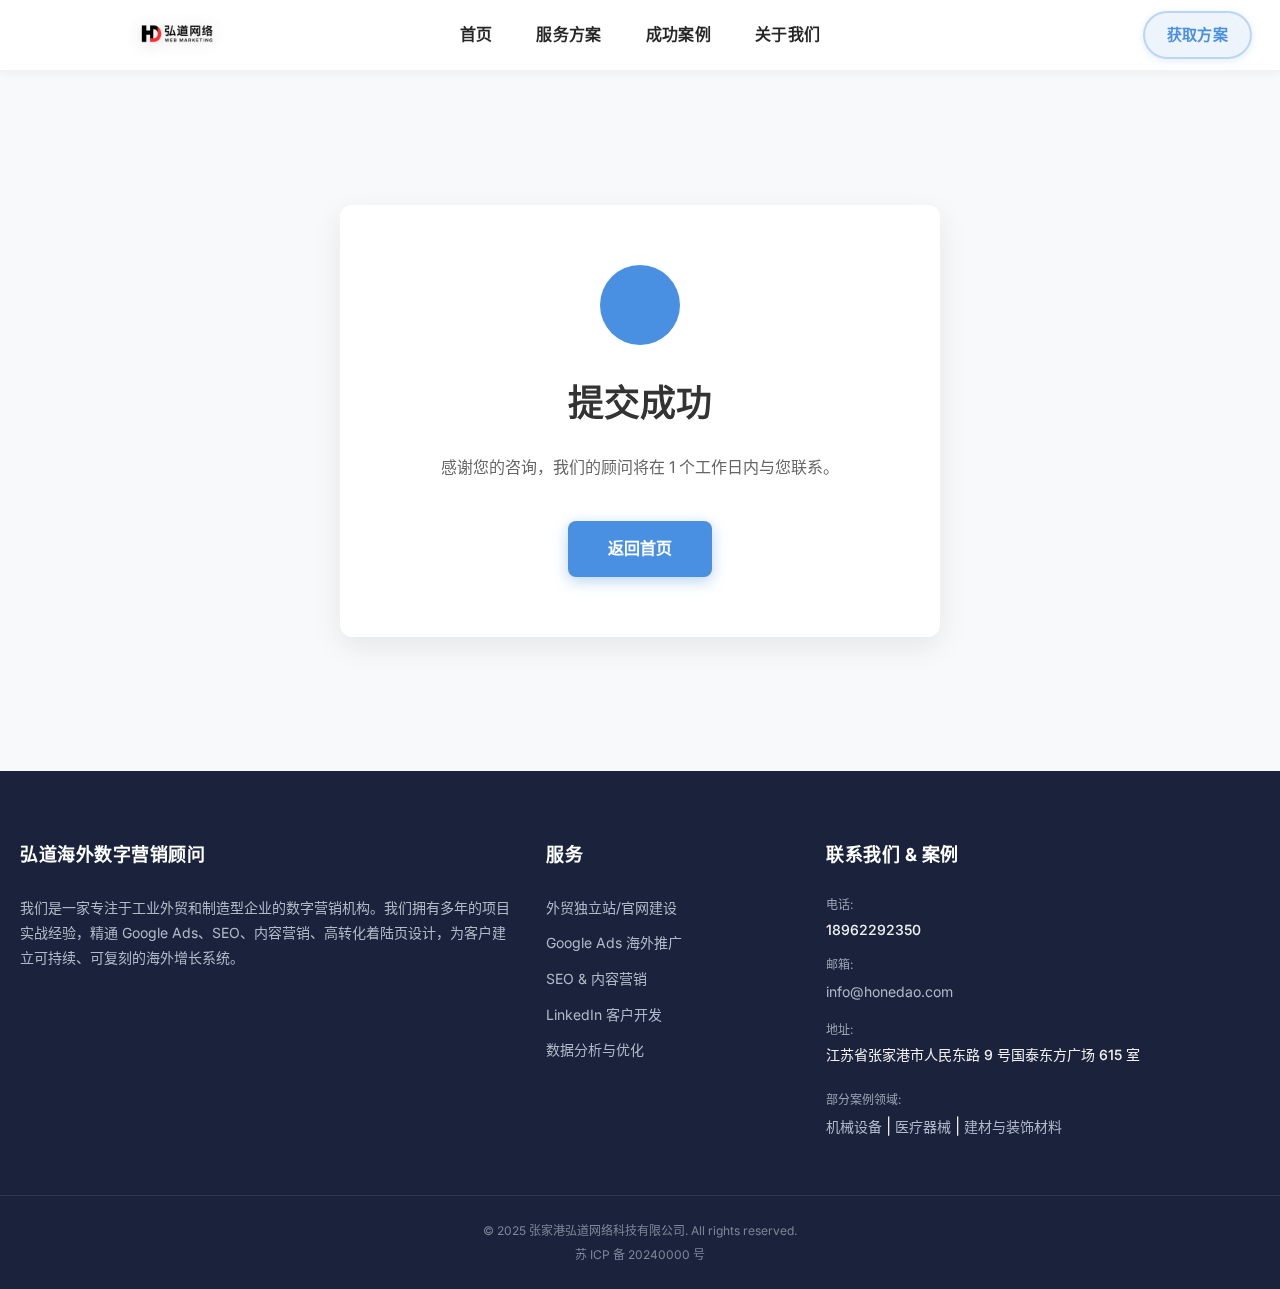
<file: thanks.html>
<!DOCTYPE html>
<html lang="zh-CN">
<head>
  <meta charset="UTF-8" />
  <title>提交成功 | 弘道海外数字营销</title>
  <meta name="viewport" content="width=device-width, initial-scale=1" />
  <meta name="description" content="感谢您的咨询，我们的顾问将在 1 个工作日内与您联系。" />
  
  <!-- Favicon -->
  <link rel="icon" type="image/webp" sizes="32x32" href="assets/images/favicon.webp" />
  <link rel="icon" type="image/webp" sizes="64x64" href="assets/images/favicon.webp" />
  <link rel="icon" type="image/webp" sizes="128x128" href="assets/images/favicon.webp" />
  <link rel="apple-touch-icon" href="assets/images/favicon.webp" />

  <link rel="preconnect" href="https://fonts.googleapis.com" />
  <link rel="preconnect" href="https://fonts.gstatic.com" crossorigin />
  <link href="https://fonts.googleapis.com/css2?family=Inter:wght@300;400;500;600;700&display=swap" rel="stylesheet" />

  <!-- Font Awesome 图标库 -->
  <link rel="stylesheet" href="https://cdnjs.cloudflare.com/ajax/libs/font-awesome/6.4.0/css/all.min.css" integrity="sha512-iecdLmaskl7CVkqkXNQ/ZH/XLlvWZOJyj7Yy7tcenmpD1ypASozpmT/E0iPtmFIB46ZmdtAc9eNBvH0H/ZpiBw==" crossorigin="anonymous" referrerpolicy="no-referrer" />

  <!-- 引入外部 CSS -->
  <link rel="stylesheet" href="assets/css/style.css" />
  
  <style>
    .thanks-section {
      min-height: calc(100vh - 200px);
      display: flex;
      align-items: center;
      justify-content: center;
      padding: 40px 20px;
      background-color: #f8f9fa;
    }
    
    .thanks-section .container {
      display: flex;
      align-items: center;
      justify-content: center;
      width: 100%;
    }
    
    .thanks-container {
      max-width: 600px;
      width: 100%;
      text-align: center;
      background-color: #ffffff;
      padding: 60px 40px;
      border-radius: 12px;
      box-shadow: 0 10px 30px rgba(0, 0, 0, 0.08);
      margin: 0 auto;
    }
    
    .thanks-icon {
      width: 80px;
      height: 80px;
      background-color: #4a90e2;
      border-radius: 50%;
      display: flex;
      align-items: center;
      justify-content: center;
      margin: 0 auto 30px;
      color: white;
      font-size: 40px;
    }
    
    .thanks-title {
      font-size: 36px;
      font-weight: 700;
      color: #333333;
      margin-bottom: 20px;
    }
    
    .thanks-message {
      font-size: 16px;
      color: #666666;
      line-height: 1.8;
      margin-bottom: 40px;
    }
    
    .thanks-button {
      display: inline-block;
      padding: 15px 40px;
      background-color: #4a90e2;
      color: white;
      text-decoration: none;
      border-radius: 8px;
      font-size: 16px;
      font-weight: 600;
      transition: background-color 0.3s ease, transform 0.3s ease;
      box-shadow: 0 4px 15px rgba(74, 144, 226, 0.4);
    }
    
    .thanks-button:hover {
      background-color: #3a7bd2;
      transform: translateY(-2px);
      box-shadow: 0 6px 20px rgba(74, 144, 226, 0.5);
    }
    
    @media (max-width: 768px) {
      .thanks-section {
        min-height: calc(100vh - 150px);
        padding: 40px 20px;
      }
      
      .thanks-container {
        padding: 40px 30px;
      }
      
      .thanks-title {
        font-size: 28px;
      }
      
      .thanks-icon {
        width: 60px;
        height: 60px;
        font-size: 30px;
      }
    }
  </style>
</head>

<body>
<div class="page-wrap">
  <!-- ========== Header ========== -->
  <header class="site-header internal-page-header">
    <div class="container header-inner">
      <a href="index.html" class="logo-wrap">
        <img src="assets/images/logo.png" alt="弘道海外营销" class="logo-mark">
      </a>

      <nav class="nav-main">
        <a href="index.html">首页</a>
        <a href="services.html">服务方案</a>
        <a href="cases.html">成功案例</a>
        <a href="about.html">关于我们</a>
      </nav>

      <div class="nav-cta">
        <a href="index.html#contact-form" class="btn-nav">获取方案</a>
        <button class="nav-toggle" aria-label="Open Menu">☰</button>
      </div>
    </div>
  </header>

  <!-- ========== Thanks Section ========== -->
  <section class="thanks-section">
    <div class="container">
      <div class="thanks-container">
        <div class="thanks-icon">
          <i class="fas fa-check"></i>
        </div>
        <h1 class="thanks-title">提交成功</h1>
        <p class="thanks-message">
          感谢您的咨询，我们的顾问将在 1 个工作日内与您联系。
        </p>
        <a href="index.html" class="thanks-button">返回首页</a>
      </div>
    </div>
  </section>

  <!-- ========== Footer ========== -->
  <footer class="main-footer">
    <div class="footer-content">
      <div class="footer-col about">
        <h5>弘道海外数字营销顾问</h5>
        <p>
          我们是一家专注于工业外贸和制造型企业的数字营销机构。我们拥有多年的项目实战经验，精通 Google Ads、SEO、内容营销、高转化着陆页设计，为客户建立可持续、可复刻的海外增长系统。
        </p>
      </div>

      <div class="footer-col links">
        <h5>服务</h5>
        <ul>
          <li><a href="services.html">外贸独立站/官网建设</a></li>
          <li><a href="services.html">Google Ads 海外推广</a></li>
          <li><a href="services.html">SEO & 内容营销</a></li>
          <li><a href="services.html">LinkedIn 客户开发</a></li>
          <li><a href="services.html">数据分析与优化</a></li>
        </ul>
      </div>

      <div class="footer-col contact">
        <h5>联系我们 & 案例</h5>
        <div class="contact-item">
          <span>电话:</span>
          <p>18962292350</p>
        </div>
        <div class="contact-item">
          <span>邮箱:</span>
          <a href="mailto:info@hongdaoweb.com">info@honedao.com</a>
        </div>
        <div class="contact-item">
          <span>地址:</span>
          <p>江苏省张家港市人民东路 9 号国泰东方广场 615 室</p>
        </div>
        
        <div class="contact-item" style="margin-top: 25px;">
          <span>部分案例领域:</span>
          <a href="cases.html">机械设备</a> | 
          <a href="cases.html">医疗器械</a> | 
          <a href="cases.html">建材与装饰材料</a>
        </div>
      </div>
    </div>

    <div class="footer-bottom">
      <p>© 2025 张家港弘道网络科技有限公司. All rights reserved.</p>
      <p>苏 ICP 备 20240000 号</p>
    </div>
  </footer>
</div>

<script>
  // Header 滚动效果
  const siteHeader = document.querySelector('.site-header');
  
  function updateHeader() {
    const currentScroll = window.pageYOffset;
    if (currentScroll > 50) {
      siteHeader.classList.add('scrolled');
    } else {
      siteHeader.classList.remove('scrolled');
    }
  }
  
  updateHeader();
  window.addEventListener('scroll', () => {
    updateHeader();
  });

  // 为当前页面的导航链接添加 active 类
  document.addEventListener('DOMContentLoaded', function() {
    const currentPage = window.location.pathname.split('/').pop() || 'index.html';
    const navLinks = document.querySelectorAll('.nav-main a');
    navLinks.forEach(link => {
      const linkHref = link.getAttribute('href');
      if (linkHref === currentPage) {
        link.classList.add('active');
      }
    });
  });
</script>
</body>
</html>
</file>
<file: assets/css/style.css>
/* ========== 基础设置 ========== */
:root {
  --color-primary: #0b3e9a;
  --color-primary-light: #1f6fe0;
  --color-accent: #ff7a45;
  --color-bg: #f5f7fb;
  --color-dark: #111827;
  --color-text: #4b5563;
  --color-border: #e5e7eb;
  --radius-lg: 18px;
  --radius-xl: 28px;
  --shadow-soft: 0 18px 45px rgba(15, 23, 42, 0.16);
  --shadow-card: 0 16px 40px rgba(15, 23, 42, 0.10);
  --max-width: 1120px;
}

* { box-sizing: border-box; margin: 0; padding: 0; }

body {
  font-family: "Inter", system-ui, -apple-system, BlinkMacSystemFont, "Segoe UI", sans-serif;
  line-height: 1.6;
  background-color: #ffffff;
  color: var(--color-text);
}

img { max-width: 100%; display: block; }
a { color: inherit; text-decoration: none; }
ul { list-style: none; }

.page-wrap {
  min-height: 100vh;
  background: radial-gradient(circle at top left, #e6eeff 0, #ffffff 40%, #ffffff 100%);
}

.container {
  width: 100%;
  max-width: var(--max-width);
  margin: 0 auto;
  padding: 0 20px;
}

.btn {
  display: inline-flex;
  align-items: center;
  justify-content: center;
  padding: 12px 28px;
  border-radius: 999px;
  font-size: 15px;
  font-weight: 600;
  cursor: pointer;
  border: 1px solid transparent;
  transition: all 0.2s ease;
  white-space: nowrap;
}

.btn-primary {
  background: linear-gradient(135deg, var(--color-primary), var(--color-primary-light));
  color: #ffffff;
  box-shadow: 0 14px 30px rgba(15, 23, 42, 0.32);
}

.btn-primary:hover {
  transform: translateY(-2px);
  box-shadow: 0 18px 40px rgba(15, 23, 42, 0.4);
}

.btn-outline {
  background: transparent;
  color: var(--color-primary);
  border-color: rgba(59, 130, 246, 0.4);
}

.btn-outline:hover {
  background: rgba(59, 130, 246, 0.05);
  transform: translateY(-1px);
}

.section { padding: 72px 0; }
.section-title { 
  font-size: 28px; 
  font-weight: 700; 
  color: var(--color-dark); 
  margin-bottom: 12px;
  position: relative;
  display: inline-block;
  transition: all 0.3s ease;
  opacity: 0;
  transform: translateY(20px);
}

.section-title.animate-in {
  animation: sectionTitleFadeIn 0.8s ease-out forwards;
}

@keyframes sectionTitleFadeIn {
  to {
    opacity: 1;
    transform: translateY(0);
  }
}

.section-title::after {
  content: '';
  position: absolute;
  bottom: -4px;
  left: 0;
  width: 0;
  height: 3px;
  background: linear-gradient(90deg, var(--color-primary), var(--color-primary-light));
  border-radius: 2px;
  transition: width 0.6s cubic-bezier(0.4, 0, 0.2, 1);
}

.section:hover .section-title::after {
  width: 100%;
}

.section-kicker { 
  font-size: 13px; 
  font-weight: 600; 
  text-transform: uppercase; 
  color: var(--color-primary-light); 
  letter-spacing: 0.12em;
  display: inline-block;
  position: relative;
  padding-left: 20px;
}

.section-kicker::before {
  content: '';
  position: absolute;
  left: 0;
  top: 50%;
  transform: translateY(-50%);
  width: 12px;
  height: 2px;
  background: linear-gradient(90deg, var(--color-primary), var(--color-primary-light));
  border-radius: 2px;
  animation: pulseLine 2s ease-in-out infinite;
}

@keyframes pulseLine {
  0%, 100% {
    opacity: 0.6;
    transform: translateY(-50%) scaleX(1);
  }
  50% {
    opacity: 1;
    transform: translateY(-50%) scaleX(1.2);
  }
}

.section-desc { font-size: 15px; max-width: 560px; color: #6b7280; }

/* ========== Header ========== */
.site-header {
  position: absolute;
  top: 0;
  left: 0;
  right: 0;
  z-index: 100;
  background: transparent;
  border: none;
  transition: all 0.3s ease;
}

.site-header.scrolled {
  position: sticky;
  background: rgba(255, 255, 255, 0.9);
  backdrop-filter: blur(20px) saturate(180%);
  border-bottom: 1px solid rgba(229, 231, 235, 0.3);
}

/* 其他页面（非首页）的头部样式 - 固定背景，更好的可见性 */
.site-header.internal-page-header {
  position: sticky;
  top: 0;
  background: rgba(255, 255, 255, 0.98);
  backdrop-filter: blur(20px) saturate(180%);
  border-bottom: 1px solid rgba(229, 231, 235, 0.5);
  box-shadow: 0 2px 10px rgba(0, 0, 0, 0.05);
}

/* 其他页面的导航链接 - 使用深色文字 */
.site-header.internal-page-header .nav-main a {
  color: rgba(0, 0, 0, 0.85);
  text-shadow: none;
  font-weight: 600;
}

.site-header.internal-page-header .nav-main a:hover {
  color: rgba(0, 0, 0, 1);
  text-shadow: none;
  transform: translateY(-1px);
}

.site-header.internal-page-header .nav-main a.active {
  color: rgba(0, 0, 0, 1);
  font-weight: 700;
  text-shadow: none;
}

/* 其他页面的按钮样式 */
.site-header.internal-page-header .btn-nav {
  background: rgba(74, 144, 226, 0.1);
  color: #4a90e2;
  border: 2px solid rgba(74, 144, 226, 0.3);
  text-shadow: none;
  box-shadow: 0 2px 8px rgba(74, 144, 226, 0.15);
}

.site-header.internal-page-header .btn-nav:hover {
  background: #4a90e2;
  color: white;
  border-color: #4a90e2;
  transform: translateY(-2px);
  box-shadow: 0 4px 16px rgba(74, 144, 226, 0.3);
}

/* 其他页面导航链接的激活状态指示器 */
.site-header.internal-page-header .nav-main a.active::after {
  background: rgba(74, 144, 226, 0.6);
  box-shadow: 0 0 8px rgba(74, 144, 226, 0.3);
}

/* 其他页面头部过渡效果 */
.site-header.internal-page-header {
  transition: all 0.3s ease;
}

/* 确保其他页面的 logo 有适当的显示 */
.site-header.internal-page-header .logo-mark {
  filter: drop-shadow(0 2px 8px rgba(0, 0, 0, 0.15));
  opacity: 1;
}

.header-inner {
  display: flex;
  align-items: center;
  justify-content: space-between;
  padding: 0 28px;
  max-width: 1400px;
  margin: 0 auto;
  position: relative;
  height: 70px;
}

@media (max-width: 768px) {
  .header-inner {
    padding: 0 16px;
  }
}

/* 导航栏 */
.nav-main {
  position: absolute;
  left: 50%;
  transform: translateX(-50%);
  display: flex;
  align-items: center;
  gap: 4px;
  white-space: nowrap;
}

@media (min-width: 769px) {
  .nav-main {
    gap: 8px;
  }
}

.nav-main a {
  position: relative;
  padding: 10px 18px;
  font-size: 16px;
  color: rgba(255, 255, 255, 0.95);
  font-weight: 600;
  letter-spacing: 0.02em;
  transition: all 0.3s ease;
  text-decoration: none;
  white-space: nowrap;
  text-shadow: 0 2px 8px rgba(0, 0, 0, 0.4);
  font-family: "Inter", system-ui, -apple-system, BlinkMacSystemFont, "Segoe UI", sans-serif;
}

.site-header.scrolled .nav-main a {
  color: rgba(0, 0, 0, 0.85);
  text-shadow: none;
  font-weight: 600;
}

.nav-main a:hover {
  color: rgba(255, 255, 255, 1);
  text-shadow: 0 2px 12px rgba(255, 255, 255, 0.5);
  transform: translateY(-1px);
}

.site-header.scrolled .nav-main a:hover {
  color: rgba(0, 0, 0, 1);
  text-shadow: none;
}

/* 激活状态 */
.nav-main a.active {
  color: rgba(255, 255, 255, 1);
  font-weight: 700;
  text-shadow: 0 2px 12px rgba(255, 255, 255, 0.6);
}

.site-header.scrolled .nav-main a.active {
  color: rgba(0, 0, 0, 1);
  font-weight: 700;
  text-shadow: none;
}

.nav-main a.active::after {
  content: '';
  position: absolute;
  bottom: 4px;
  left: 18px;
  right: 18px;
  height: 2px;
  background: rgba(255, 255, 255, 0.8);
  border-radius: 2px;
  box-shadow: 0 0 8px rgba(255, 255, 255, 0.5);
}

.site-header.scrolled .nav-main a.active::after {
  background: rgba(11, 62, 154, 0.6);
  box-shadow: 0 0 8px rgba(11, 62, 154, 0.3);
}

.logo-wrap { 
  display: flex; 
  align-items: center; 
  z-index: 1;
  height: 100%;
  padding: 5px 0;
}

.logo-mark {
  width: 300px; 
  height: auto; 
  max-height: 80px;
  object-fit: contain;
  display: block;
  flex-shrink: 0;
  background: transparent;
  filter: drop-shadow(0 3px 12px rgba(0, 0, 0, 0.3));
  transition: transform 0.3s ease;
}

.logo-mark:hover {
  transform: scale(1.08);
  filter: drop-shadow(0 4px 16px rgba(0, 0, 0, 0.4));
}

.logo-text-main,
.logo-text-sub {
  display: none;
}


.nav-cta { 
  display: flex; 
  align-items: center; 
  gap: 12px;
  z-index: 1;
}

.btn-nav {
  font-size: 15px;
  color: rgba(255, 255, 255, 0.95);
  padding: 10px 22px;
  border-radius: 24px;
  background: rgba(255, 255, 255, 0.2);
  border: 2px solid rgba(255, 255, 255, 0.4);
  transition: all 0.3s ease;
  text-decoration: none;
  font-weight: 600;
  letter-spacing: 0.02em;
  backdrop-filter: blur(15px);
  text-shadow: 0 2px 6px rgba(0, 0, 0, 0.3);
  font-family: "Inter", system-ui, -apple-system, BlinkMacSystemFont, "Segoe UI", sans-serif;
  box-shadow: 0 4px 12px rgba(0, 0, 0, 0.15);
}

.site-header.scrolled .btn-nav {
  color: rgba(0, 0, 0, 0.85);
  background: rgba(11, 62, 154, 0.1);
  border: 2px solid rgba(11, 62, 154, 0.2);
  text-shadow: none;
  box-shadow: 0 2px 8px rgba(0, 0, 0, 0.1);
}

.btn-nav:hover {
  background: rgba(255, 255, 255, 0.3);
  color: rgba(255, 255, 255, 1);
  border-color: rgba(255, 255, 255, 0.6);
  transform: translateY(-2px);
  box-shadow: 0 6px 20px rgba(0, 0, 0, 0.25);
  text-shadow: 0 2px 8px rgba(255, 255, 255, 0.4);
}

.site-header.scrolled .btn-nav:hover {
  background: rgba(11, 62, 154, 0.15);
  color: rgba(11, 62, 154, 1);
  border-color: rgba(11, 62, 154, 0.3);
  box-shadow: 0 4px 16px rgba(11, 62, 154, 0.2);
}

.nav-phone { 
  display: none;
}

.nav-toggle { 
  display: none; 
  width: 32px; 
  height: 32px; 
  border-radius: 999px; 
  border: none;
  background: transparent;
  cursor: pointer;
  font-size: 18px;
  color: rgba(0, 0, 0, 0.8);
}

/* ========== Hero ========== */
.hero {
  position: relative;
  min-height: 100vh;
  display: flex;
  align-items: center;
  overflow: hidden;
  padding: 120px 0 80px;
}

.hero-bg {
  position: absolute;
  top: 0;
  left: 0;
  right: 0;
  bottom: 0;
  z-index: 0;
}

/* Hero Background - Futuristic SaaS Style */
.hero-bg-gradient {
  position: absolute;
  top: 0;
  left: 0;
  right: 0;
  bottom: 0;
  background: linear-gradient(135deg, #0D6EFD 0%, #4318FF 50%, #0D6EFD 100%);
  z-index: 1;
}

.hero-bg-grid {
  position: absolute;
  top: 0;
  left: 0;
  right: 0;
  bottom: 0;
  background-image: 
    linear-gradient(rgba(255, 255, 255, 0.03) 1px, transparent 1px),
    linear-gradient(90deg, rgba(255, 255, 255, 0.03) 1px, transparent 1px);
  background-size: 50px 50px;
  z-index: 2;
  animation: gridMove 20s linear infinite;
}

@keyframes gridMove {
  0% { transform: translate(0, 0); }
  100% { transform: translate(50px, 50px); }
}

.hero-bg-waves {
  position: absolute;
  top: 0;
  left: 0;
  right: 0;
  bottom: 0;
  background: 
    radial-gradient(ellipse at 20% 50%, rgba(255, 255, 255, 0.1) 0%, transparent 50%),
    radial-gradient(ellipse at 80% 80%, rgba(255, 255, 255, 0.08) 0%, transparent 50%),
    radial-gradient(ellipse at 40% 20%, rgba(255, 255, 255, 0.06) 0%, transparent 50%);
  z-index: 2;
  animation: wavePulse 8s ease-in-out infinite;
}

@keyframes wavePulse {
  0%, 100% { opacity: 0.6; transform: scale(1); }
  50% { opacity: 1; transform: scale(1.1); }
}

.hero-bg-particles {
  position: absolute;
  top: 0;
  left: 0;
  right: 0;
  bottom: 0;
  z-index: 2;
  overflow: hidden;
}

.hero-bg-particles::before,
.hero-bg-particles::after {
  content: '';
  position: absolute;
  width: 4px;
  height: 4px;
  background: rgba(255, 255, 255, 0.6);
  border-radius: 50%;
  box-shadow: 
    100px 200px 0 rgba(255, 255, 255, 0.4),
    300px 100px 0 rgba(255, 255, 255, 0.5),
    500px 300px 0 rgba(255, 255, 255, 0.3),
    700px 150px 0 rgba(255, 255, 255, 0.4),
    900px 250px 0 rgba(255, 255, 255, 0.3),
    1100px 80px 0 rgba(255, 255, 255, 0.5),
    1300px 350px 0 rgba(255, 255, 255, 0.4),
    1500px 180px 0 rgba(255, 255, 255, 0.3);
  animation: particleFloat 15s ease-in-out infinite;
}

.hero-bg-particles::after {
  animation-delay: -7.5s;
  box-shadow: 
    200px 100px 0 rgba(255, 255, 255, 0.4),
    400px 300px 0 rgba(255, 255, 255, 0.3),
    600px 200px 0 rgba(255, 255, 255, 0.5),
    800px 350px 0 rgba(255, 255, 255, 0.4),
    1000px 120px 0 rgba(255, 255, 255, 0.3),
    1200px 280px 0 rgba(255, 255, 255, 0.5),
    1400px 150px 0 rgba(255, 255, 255, 0.4);
}

@keyframes particleFloat {
  0%, 100% { transform: translate(0, 0); opacity: 0.6; }
  50% { transform: translate(30px, -30px); opacity: 1; }
}

.hero-bg-overlay {
  position: absolute;
  top: 0;
  left: 0;
  right: 0;
  bottom: 0;
  background: rgba(0, 0, 0, 0.2);
  z-index: 3;
}

.hero-inner {
  position: relative;
  z-index: 10;
  display: grid;
  grid-template-columns: 1.1fr 1fr;
  gap: 60px;
  align-items: center;
  max-width: 1400px;
  margin: 0 auto;
  padding: 0 40px;
}

.hero-content {
  color: #ffffff;
  position: relative;
  z-index: 11;
  display: flex;
  flex-direction: column;
  align-items: flex-start;
  text-align: left;
}

/* Left: Website Mockups */
.hero-mockup-left {
  position: absolute;
  left: 2%;
  top: 50%;
  transform: translateY(-50%);
  z-index: 5;
  display: flex;
  gap: 20px;
  opacity: 0.85;
  pointer-events: none;
}

.desktop-mockup {
  width: 320px;
  background: rgba(255, 255, 255, 0.1);
  backdrop-filter: blur(20px);
  border-radius: 12px;
  border: 1px solid rgba(255, 255, 255, 0.2);
  padding: 8px;
  box-shadow: 0 8px 32px rgba(0, 0, 0, 0.3);
}

.mockup-header {
  height: 40px;
  background: rgba(255, 255, 255, 0.15);
  border-radius: 8px;
  margin-bottom: 12px;
  display: flex;
  align-items: center;
  padding: 0 16px;
  gap: 8px;
}

.mockup-header::before {
  content: '';
  width: 12px;
  height: 12px;
  background: rgba(255, 255, 255, 0.3);
  border-radius: 50%;
}

.mockup-content {
  display: flex;
  flex-direction: column;
  gap: 12px;
}

.mockup-hero {
  height: 120px;
  background: linear-gradient(135deg, rgba(255, 255, 255, 0.2), rgba(255, 255, 255, 0.1));
  border-radius: 8px;
}

.mockup-cards {
  display: grid;
  grid-template-columns: repeat(3, 1fr);
  gap: 8px;
}

.mockup-card {
  height: 80px;
  background: rgba(255, 255, 255, 0.1);
  border-radius: 6px;
  border: 1px solid rgba(255, 255, 255, 0.15);
}

.mobile-mockup {
  width: 120px;
  height: 240px;
  background: rgba(255, 255, 255, 0.1);
  backdrop-filter: blur(20px);
  border-radius: 20px;
  border: 1px solid rgba(255, 255, 255, 0.2);
  padding: 12px 8px;
  box-shadow: 0 8px 32px rgba(0, 0, 0, 0.3);
}

.mockup-screen {
  width: 100%;
  height: 100%;
  background: rgba(255, 255, 255, 0.15);
  border-radius: 12px;
  display: flex;
  flex-direction: column;
  gap: 8px;
  padding: 12px;
}

.mockup-screen::before {
  content: '';
  height: 40px;
  background: rgba(255, 255, 255, 0.2);
  border-radius: 6px;
}

.mockup-screen::after {
  content: '';
  flex: 1;
  background: rgba(255, 255, 255, 0.1);
  border-radius: 6px;
}

/* Center: Platform Icons */
.hero-platforms {
  position: absolute;
  left: 50%;
  top: 50%;
  transform: translate(-50%, -50%);
  z-index: 5;
  width: 500px;
  height: 500px;
  display: flex;
  align-items: center;
  justify-content: center;
  opacity: 0.7;
  pointer-events: none;
}

.platform-icon {
  position: absolute;
  width: 80px;
  height: 80px;
  background: rgba(255, 255, 255, 0.15);
  backdrop-filter: blur(20px);
  border-radius: 16px;
  border: 1px solid rgba(255, 255, 255, 0.3);
  display: flex;
  align-items: center;
  justify-content: center;
  box-shadow: 0 8px 32px rgba(0, 0, 0, 0.2), 0 0 20px rgba(255, 255, 255, 0.1);
  animation: platformFloat 6s ease-in-out infinite;
  transition: all 0.3s ease;
}

.platform-icon:hover {
  box-shadow: 0 12px 40px rgba(0, 0, 0, 0.3), 0 0 30px rgba(255, 255, 255, 0.2);
  border-color: rgba(255, 255, 255, 0.5);
  background: rgba(255, 255, 255, 0.2);
}

.platform-icon svg {
  width: 48px;
  height: 48px;
}

.platform-google {
  top: 10%;
  left: 50%;
  transform: translateX(-50%);
  animation-delay: 0s;
}

.platform-meta {
  top: 50%;
  left: 10%;
  transform: translateY(-50%);
  animation-delay: -1.5s;
}

.platform-tiktok {
  top: 50%;
  right: 10%;
  transform: translateY(-50%);
  animation-delay: -3s;
}

.platform-linkedin {
  bottom: 10%;
  left: 50%;
  transform: translateX(-50%);
  animation-delay: -4.5s;
}

@keyframes platformFloat {
  0%, 100% { transform: translateY(0) translateX(0); }
  25% { transform: translateY(-10px) translateX(5px); }
  50% { transform: translateY(-5px) translateX(-5px); }
  75% { transform: translateY(-15px) translateX(3px); }
}

.platform-connections {
  position: absolute;
  top: 0;
  left: 0;
  width: 100%;
  height: 100%;
  z-index: -1;
  opacity: 0.4;
}

/* Right: CRM Dashboard */
.hero-dashboard {
  position: absolute;
  right: 2%;
  top: 50%;
  transform: translateY(-50%);
  z-index: 5;
  opacity: 0.85;
  pointer-events: none;
}

.dashboard-panel {
  width: 360px;
  background: rgba(255, 255, 255, 0.1);
  backdrop-filter: blur(20px);
  border-radius: 16px;
  border: 1px solid rgba(255, 255, 255, 0.2);
  padding: 20px;
  box-shadow: 0 8px 32px rgba(0, 0, 0, 0.3);
  display: flex;
  flex-direction: column;
  gap: 16px;
}

.dashboard-header {
  height: 32px;
  background: rgba(255, 255, 255, 0.15);
  border-radius: 8px;
}

.dashboard-kpi {
  display: grid;
  grid-template-columns: repeat(3, 1fr);
  gap: 12px;
}

.kpi-card {
  height: 80px;
  background: rgba(255, 255, 255, 0.1);
  border-radius: 10px;
  border: 1px solid rgba(255, 255, 255, 0.15);
  position: relative;
  overflow: hidden;
}

.kpi-card::before {
  content: '';
  position: absolute;
  top: 0;
  left: 0;
  right: 0;
  height: 3px;
  background: linear-gradient(90deg, rgba(255, 255, 255, 0.5), transparent);
}

.dashboard-chart {
  height: 120px;
  background: rgba(255, 255, 255, 0.08);
  border-radius: 10px;
  border: 1px solid rgba(255, 255, 255, 0.15);
  position: relative;
  overflow: hidden;
}

.dashboard-chart::before {
  content: '';
  position: absolute;
  bottom: 0;
  left: 0;
  width: 100%;
  height: 60%;
  background: linear-gradient(to top, rgba(255, 255, 255, 0.2) 0%, transparent 100%);
  clip-path: polygon(0 100%, 10% 80%, 20% 60%, 30% 70%, 40% 50%, 50% 40%, 60% 45%, 70% 30%, 80% 35%, 90% 25%, 100% 20%, 100% 100%);
}

.dashboard-table {
  height: 100px;
  background: rgba(255, 255, 255, 0.08);
  border-radius: 10px;
  border: 1px solid rgba(255, 255, 255, 0.15);
  display: flex;
  flex-direction: column;
  gap: 8px;
  padding: 12px;
}

.dashboard-table::before,
.dashboard-table::after {
  content: '';
  height: 12px;
  background: rgba(255, 255, 255, 0.15);
  border-radius: 4px;
}

.dashboard-table::after {
  width: 70%;
}

.hero-kicker {
  font-size: 13px;
  color: rgba(255, 255, 255, 0.9);
  font-weight: 600;
  letter-spacing: 0.2em;
  text-transform: uppercase;
  margin-bottom: 20px;
  display: inline-block;
  padding: 6px 16px;
  background: rgba(255, 255, 255, 0.1);
  border-radius: 20px;
  backdrop-filter: blur(10px);
  border: 1px solid rgba(255, 255, 255, 0.2);
}

.hero-title {
  font-size: 56px;
  line-height: 1.1;
  color: #ffffff;
  font-weight: 800;
  margin-bottom: 24px;
  letter-spacing: -0.03em;
  text-shadow: 0 4px 30px rgba(0, 0, 0, 0.3);
}

.hero-title:hover {
  transform: translateY(-2px);
  transition: all 0.3s ease;
}

@keyframes titleFadeInUp {
  0% {
    opacity: 0;
    transform: translateY(30px) scale(0.95);
  }
  60% {
    opacity: 0.8;
    transform: translateY(-2px) scale(1.01);
  }
  100% {
    opacity: 1;
    transform: translateY(0) scale(1);
  }
}

.hero-highlight {
  background: linear-gradient(135deg, #ffffff, #e0e7ff, #ffffff);
  background-size: 200% 200%;
  -webkit-background-clip: text;
  background-clip: text;
  color: transparent;
  animation: gradientShift 3s ease infinite;
  position: relative;
  display: inline-block;
  text-shadow: 0 0 30px rgba(255, 255, 255, 0.5);
}

@keyframes gradientShift {
  0%, 100% {
    background-position: 0% 50%;
  }
  50% {
    background-position: 100% 50%;
  }
}

.hero-highlight::before {
  content: '';
  position: absolute;
  top: 0;
  left: 0;
  right: 0;
  bottom: 0;
  background: linear-gradient(120deg, var(--color-primary), var(--color-primary-light), #60a5fa, var(--color-primary));
  background-size: 200% 200%;
  -webkit-background-clip: text;
  background-clip: text;
  filter: blur(12px);
  opacity: 0.5;
  z-index: -1;
  animation: gradientShift 4s ease infinite;
  transform: translateZ(0);
}

.hero-highlight::after {
  content: '';
  position: absolute;
  top: 50%;
  left: 50%;
  width: 120%;
  height: 120%;
  transform: translate(-50%, -50%);
  background: radial-gradient(circle, rgba(59, 130, 246, 0.15) 0%, transparent 70%);
  border-radius: 50%;
  z-index: -2;
  animation: pulseGlow 3s ease-in-out infinite;
  pointer-events: none;
}

@keyframes pulseGlow {
  0%, 100% {
    opacity: 0.3;
    transform: translate(-50%, -50%) scale(0.95);
  }
  50% {
    opacity: 0.6;
    transform: translate(-50%, -50%) scale(1.05);
  }
}

.hero-subtitle {
  font-size: 18px;
  color: rgba(255, 255, 255, 0.9);
  max-width: 100%;
  margin: 0 0 32px;
  line-height: 1.6;
  text-shadow: 0 2px 10px rgba(0, 0, 0, 0.2);
}

.hero-badges {
  display: flex;
  flex-wrap: wrap;
  gap: 12px;
  margin: 0 0 40px;
  justify-content: flex-start;
}

.hero-badge {
  display: flex;
  align-items: center;
  gap: 8px;
  font-size: 14px;
  padding: 10px 18px;
  border-radius: 30px;
  background: rgba(255, 255, 255, 0.15);
  backdrop-filter: blur(10px);
  border: 1px solid rgba(255, 255, 255, 0.3);
  color: #ffffff;
  transition: all 0.3s ease;
}

.hero-badge:hover {
  background: rgba(255, 255, 255, 0.25);
  transform: translateY(-2px);
}

.badge-icon {
  width: 20px;
  height: 20px;
  border-radius: 50%;
  background: rgba(255, 255, 255, 0.3);
  display: flex;
  align-items: center;
  justify-content: center;
  font-size: 12px;
  font-weight: 700;
}

.hero-cta-group {
  display: flex;
  flex-wrap: wrap;
  gap: 16px;
  margin: 0 0 60px;
  justify-content: flex-start;
}

.btn-hero {
  display: inline-flex;
  align-items: center;
  gap: 8px;
  padding: 16px 32px;
  font-size: 16px;
  font-weight: 600;
  border-radius: 12px;
  transition: all 0.3s ease;
}

.btn-hero svg {
  transition: transform 0.3s ease;
}

.btn-hero:hover svg {
  transform: translateX(4px);
}

.btn-primary.btn-hero {
  background: #ffffff;
  color: var(--color-primary);
  box-shadow: 0 8px 24px rgba(0, 0, 0, 0.2);
}

.btn-primary.btn-hero:hover {
  background: rgba(255, 255, 255, 0.95);
  transform: translateY(-2px);
  box-shadow: 0 12px 32px rgba(0, 0, 0, 0.3);
}

.btn-outline.btn-hero {
  background: rgba(255, 255, 255, 0.1);
  color: #ffffff;
  border: 2px solid rgba(255, 255, 255, 0.3);
  backdrop-filter: blur(10px);
}

.btn-outline.btn-hero:hover {
  background: rgba(255, 255, 255, 0.2);
  border-color: rgba(255, 255, 255, 0.5);
}

.hero-stats {
  display: flex;
  gap: 40px;
  padding-top: 40px;
  border-top: 1px solid rgba(255, 255, 255, 0.2);
  justify-content: flex-start;
  margin: 0;
  max-width: 100%;
}

.hero-stat {
  text-align: left;
}

.stat-value {
  font-size: 36px;
  font-weight: 800;
  color: #ffffff;
  margin-bottom: 4px;
  line-height: 1;
}

.stat-label {
  font-size: 14px;
  color: rgba(255, 255, 255, 0.8);
  font-weight: 500;
}

/* Right: Platform Icons Showcase */
.hero-platforms-showcase {
  position: relative;
  z-index: 11;
  display: flex;
  align-items: center;
  justify-content: center;
}

.platforms-grid {
  display: grid;
  grid-template-columns: repeat(2, 1fr);
  gap: 24px;
  width: 100%;
  max-width: 500px;
}

.platform-item {
  background: rgba(255, 255, 255, 0.1);
  backdrop-filter: blur(20px);
  border-radius: 20px;
  padding: 32px 24px;
  border: 1px solid rgba(255, 255, 255, 0.2);
  display: flex;
  flex-direction: column;
  align-items: center;
  gap: 16px;
  transition: all 0.4s cubic-bezier(0.4, 0, 0.2, 1);
  cursor: pointer;
  position: relative;
  overflow: hidden;
  animation: platformPulse 3s ease-in-out infinite;
}

.platform-item::before {
  content: '';
  position: absolute;
  top: 0;
  left: -100%;
  width: 100%;
  height: 100%;
  background: linear-gradient(90deg, transparent, rgba(255, 255, 255, 0.2), transparent);
  transition: left 0.6s ease;
}

.platform-item:hover::before {
  left: 100%;
}

.platform-item:nth-child(1) {
  animation-delay: 0s;
}

.platform-item:nth-child(2) {
  animation-delay: 0.6s;
}

.platform-item:nth-child(3) {
  animation-delay: 1.2s;
}

.platform-item:nth-child(4) {
  animation-delay: 1.8s;
}

.platform-item:nth-child(5) {
  animation-delay: 2.4s;
  grid-column: 1 / -1;
}

@keyframes platformPulse {
  0%, 100% {
    transform: translateY(0) scale(1);
    box-shadow: 0 8px 32px rgba(0, 0, 0, 0.2);
  }
  50% {
    transform: translateY(-8px) scale(1.02);
    box-shadow: 0 16px 48px rgba(0, 0, 0, 0.3), 0 0 30px rgba(255, 255, 255, 0.1);
  }
}

.platform-item:hover {
  transform: translateY(-12px) scale(1.05);
  background: rgba(255, 255, 255, 0.15);
  border-color: rgba(255, 255, 255, 0.4);
  box-shadow: 0 20px 60px rgba(0, 0, 0, 0.4), 0 0 40px rgba(255, 255, 255, 0.2);
}

.platform-icon-wrapper {
  width: 80px;
  height: 80px;
  background: rgba(255, 255, 255, 0.15);
  border-radius: 20px;
  display: flex;
  align-items: center;
  justify-content: center;
  transition: all 0.3s ease;
  position: relative;
}

.platform-item:hover .platform-icon-wrapper {
  transform: rotate(5deg) scale(1.1);
  background: rgba(255, 255, 255, 0.25);
  box-shadow: 0 8px 24px rgba(0, 0, 0, 0.2);
}

.platform-icon-wrapper svg {
  width: 48px;
  height: 48px;
  transition: transform 0.3s ease;
}

.platform-item:hover .platform-icon-wrapper svg {
  transform: scale(1.1);
}

.platform-name {
  font-size: 14px;
  font-weight: 600;
  color: rgba(255, 255, 255, 0.9);
  text-align: center;
  letter-spacing: 0.02em;
  transition: color 0.3s ease;
}

.platform-item:hover .platform-name {
  color: #ffffff;
}


.hero-scroll-indicator {
  position: absolute;
  bottom: 40px;
  left: 50%;
  transform: translateX(-50%);
  display: flex;
  flex-direction: column;
  align-items: center;
  gap: 12px;
  color: rgba(255, 255, 255, 0.8);
  font-size: 12px;
  z-index: 4;
  animation: fadeInUp 1s ease-out 1.5s forwards;
  opacity: 0;
}

@keyframes fadeInUp {
  to {
    opacity: 1;
    transform: translateX(-50%) translateY(0);
  }
  from {
    opacity: 0;
    transform: translateX(-50%) translateY(20px);
  }
}

.scroll-mouse {
  width: 24px;
  height: 40px;
  border: 2px solid rgba(255, 255, 255, 0.5);
  border-radius: 20px;
  position: relative;
}

.scroll-wheel {
  width: 4px;
  height: 8px;
  background: rgba(255, 255, 255, 0.8);
  border-radius: 2px;
  position: absolute;
  top: 8px;
  left: 50%;
  transform: translateX(-50%);
  animation: scrollWheel 2s ease-in-out infinite;
}

@keyframes scrollWheel {
  0% {
    opacity: 1;
    transform: translateX(-50%) translateY(0);
  }
  100% {
    opacity: 0;
    transform: translateX(-50%) translateY(16px);
  }
}

/* ========== Trust Bar 信任栏 ========== */
.trust-section {
  padding: 60px 0;
  background: linear-gradient(135deg, #f8fafc 0%, #ffffff 100%);
  border-top: 1px solid rgba(229, 231, 235, 0.5);
  border-bottom: 1px solid rgba(229, 231, 235, 0.5);
}

.trust-inner {
  display: flex;
  flex-direction: column;
  align-items: center;
  gap: 40px;
}

.trust-text {
  font-size: 16px;
  color: #4b5563;
  text-align: center;
  max-width: 800px;
  line-height: 1.6;
}

.trust-text strong {
  color: var(--color-primary);
  font-weight: 700;
}

.trust-title {
  font-size: 28px;
  font-weight: 700;
  color: #1a1a1a;
  text-align: center;
  margin: 0;
  line-height: 1.4;
  animation: bounceIn 1s ease-out;
}

@keyframes bounceIn {
  0% {
    opacity: 0;
    transform: translateY(-30px) scale(0.8);
  }
  50% {
    opacity: 1;
    transform: translateY(10px) scale(1.05);
  }
  70% {
    transform: translateY(-5px) scale(0.98);
  }
  100% {
    opacity: 1;
    transform: translateY(0) scale(1);
  }
}

.trust-logos {
  display: flex;
  flex-wrap: wrap;
  justify-content: center;
  align-items: center;
  gap: 40px;
  width: 100%;
}

.trust-logo {
  display: flex;
  flex-direction: column;
  align-items: center;
  gap: 12px;
  padding: 20px 24px;
  background: #ffffff;
  border-radius: 16px;
  box-shadow: 0 4px 12px rgba(0, 0, 0, 0.06);
  border: 1px solid rgba(229, 231, 235, 0.8);
  transition: all 0.3s cubic-bezier(0.4, 0, 0.2, 1);
  cursor: pointer;
  min-width: 120px;
}

.trust-logo:hover {
  transform: translateY(-4px);
  box-shadow: 0 8px 24px rgba(0, 0, 0, 0.12);
  border-color: rgba(59, 130, 246, 0.3);
}

.trust-logo svg {
  width: 48px;
  height: 48px;
  transition: transform 0.3s ease;
}

.trust-logo:hover svg {
  transform: scale(1.1);
}

.trust-logo span {
  font-size: 13px;
  font-weight: 600;
  color: #374151;
  letter-spacing: 0.02em;
}

.trust-logo:hover span {
  color: var(--color-primary);
}

/* ========== Services 服务模块 ========== */
.services-section {
  position: relative;
  overflow: hidden;
  padding: 100px 0;
  background-color: #ffffff; /* 白色背景 */
  font-family: 'Inter', sans-serif;
}

.services-bg {
  position: absolute;
  top: 0;
  left: 0;
  right: 0;
  bottom: 0;
  z-index: 0;
}

.services-bg-image {
  position: absolute;
  top: 0;
  left: 0;
  right: 0;
  bottom: 0;
  background-image: url('../images/services-bg.jpg');
  background-size: cover;
  background-position: center;
  background-repeat: no-repeat;
  opacity: 0.15;
  filter: blur(2px);
}

.services-bg-overlay {
  position: absolute;
  top: 0;
  left: 0;
  right: 0;
  bottom: 0;
  background: linear-gradient(
    135deg,
    rgba(255, 255, 255, 0.95) 0%,
    rgba(248, 250, 252, 0.98) 50%,
    rgba(255, 255, 255, 0.95) 100%
  );
  z-index: 1;
}

.services-section .container {
  position: relative;
  z-index: 2;
  max-width: 1280px;
  margin: 0 auto;
  padding: 0 20px;
}

.services-section .section-header {
  position: relative;
  z-index: 2;
}

/* ========== 获客流程图 ========== */
.marketing-flow {
  margin: 48px 0 60px;
  position: relative;
  z-index: 2;
}

.flow-container {
  display: flex;
  align-items: center;
  justify-content: center;
  gap: 20px;
  flex-wrap: wrap;
  max-width: 1200px;
  margin: 0 auto;
}

.flow-stage {
  flex: 1;
  min-width: 240px;
  max-width: 300px;
  background: linear-gradient(135deg, rgba(255, 255, 255, 0.95) 0%, rgba(255, 255, 255, 0.9) 100%);
  backdrop-filter: blur(20px);
  border-radius: 20px;
  padding: 32px 24px;
  text-align: center;
  border: 1px solid rgba(229, 231, 235, 0.8);
  box-shadow: 0 8px 32px rgba(0, 0, 0, 0.08);
  transition: all 0.4s cubic-bezier(0.4, 0, 0.2, 1);
  position: relative;
  overflow: hidden;
}

.flow-stage::before {
  content: '';
  position: absolute;
  top: 0;
  left: 0;
  right: 0;
  height: 4px;
  background: linear-gradient(90deg, var(--color-primary), var(--color-primary-light));
  transform: scaleX(0);
  transform-origin: left;
  transition: transform 0.4s ease;
}

.flow-stage:hover {
  transform: translateY(-8px);
  box-shadow: 0 16px 48px rgba(0, 0, 0, 0.12);
}

.flow-stage:hover::before {
  transform: scaleX(1);
}

.flow-stage-1::before {
  background: linear-gradient(90deg, #3b82f6, #2563eb);
}

.flow-stage-2::before {
  background: linear-gradient(90deg, #10b981, #059669);
}

.flow-stage-3::before {
  background: linear-gradient(90deg, #f97316, #ea580c);
}

.flow-stage-icon {
  width: 64px;
  height: 64px;
  margin: 0 auto 16px;
  border-radius: 16px;
  display: flex;
  align-items: center;
  justify-content: center;
  transition: all 0.4s ease;
}

.flow-stage-1 .flow-stage-icon {
  background: linear-gradient(135deg, #3b82f6, #2563eb);
  color: #ffffff;
  box-shadow: 0 8px 24px rgba(59, 130, 246, 0.3);
}

.flow-stage-2 .flow-stage-icon {
  background: linear-gradient(135deg, #10b981, #059669);
  color: #ffffff;
  box-shadow: 0 8px 24px rgba(16, 185, 129, 0.3);
}

.flow-stage-3 .flow-stage-icon {
  background: linear-gradient(135deg, #f97316, #ea580c);
  color: #ffffff;
  box-shadow: 0 8px 24px rgba(249, 115, 22, 0.3);
}

.flow-stage-icon svg {
  width: 32px;
  height: 32px;
}

.flow-stage:hover .flow-stage-icon {
  transform: scale(1.1) rotate(5deg);
}

.flow-stage-title {
  font-size: 20px;
  font-weight: 700;
  color: #1a1a1a;
  margin-bottom: 8px;
}

.flow-stage-desc {
  font-size: 14px;
  color: #6b7280;
  margin-bottom: 20px;
}

.flow-stage-channels {
  display: flex;
  flex-wrap: wrap;
  gap: 8px;
  justify-content: center;
}

.flow-channel {
  font-size: 12px;
  padding: 6px 12px;
  background: rgba(229, 231, 235, 0.5);
  border-radius: 12px;
  color: #4b5563;
  font-weight: 500;
  transition: all 0.3s ease;
}

.flow-stage-1:hover .flow-channel {
  background: rgba(59, 130, 246, 0.1);
  color: #3b82f6;
}

.flow-stage-2:hover .flow-channel {
  background: rgba(16, 185, 129, 0.1);
  color: #10b981;
}

.flow-stage-3:hover .flow-channel {
  background: rgba(249, 115, 22, 0.1);
  color: #f97316;
}

.flow-arrow {
  width: 80px;
  height: 40px;
  color: #cbd5e1;
  display: flex;
  align-items: center;
  justify-content: center;
  flex-shrink: 0;
  position: relative;
  animation: flowArrowPulse 2s ease-in-out infinite;
}

.flow-arrow svg {
  width: 100%;
  height: 100%;
  filter: drop-shadow(0 2px 4px rgba(0, 0, 0, 0.1));
}

.flow-arrow::after {
  content: '';
  position: absolute;
  left: 0;
  top: 50%;
  width: 0;
  height: 2px;
  background: linear-gradient(90deg, #3b82f6, #10b981);
  transform: translateY(-50%);
  animation: flowLine 3s ease-in-out infinite;
}

@keyframes flowArrowPulse {
  0%, 100% {
    opacity: 0.6;
    transform: translateX(0);
  }
  50% {
    opacity: 1;
    transform: translateX(5px);
  }
}

@keyframes flowLine {
  0% {
    width: 0;
    opacity: 0;
  }
  50% {
    width: 100%;
    opacity: 0.6;
  }
  100% {
    width: 100%;
    opacity: 0;
  }
}

.flow-footer {
  text-align: center;
  margin-top: 32px;
  font-size: 16px;
  color: #6b7280;
  font-weight: 500;
}

.services-grid {
  margin-top: 48px;
  display: grid;
  grid-template-columns: repeat(3, minmax(0, 1fr));
  gap: 24px;
  position: relative;
  z-index: 2;
}

.service-card {
  background: rgba(255, 255, 255, 0.95);
  backdrop-filter: blur(20px);
  border-radius: 20px;
  padding: 28px 24px;
  border: 1px solid rgba(255, 255, 255, 0.8);
  box-shadow: 0 8px 32px rgba(0, 0, 0, 0.08), 0 2px 8px rgba(0, 0, 0, 0.04);
  transition: all 0.4s cubic-bezier(0.4, 0, 0.2, 1);
  position: relative;
  overflow: hidden;
  opacity: 0;
  transform: translateY(30px);
}

/* 为每个卡片添加不同的高级渐变背景 */
.service-card:nth-child(1) {
  background: linear-gradient(135deg, rgba(99, 102, 241, 0.08) 0%, rgba(139, 92, 246, 0.05) 100%);
  border-color: rgba(99, 102, 241, 0.2);
}

.service-card:nth-child(2) {
  background: linear-gradient(135deg, rgba(59, 130, 246, 0.08) 0%, rgba(37, 99, 235, 0.05) 100%);
  border-color: rgba(59, 130, 246, 0.2);
}

.service-card:nth-child(3) {
  background: linear-gradient(135deg, rgba(16, 185, 129, 0.08) 0%, rgba(5, 150, 105, 0.05) 100%);
  border-color: rgba(16, 185, 129, 0.2);
}

.service-card:nth-child(4) {
  background: linear-gradient(135deg, rgba(249, 115, 22, 0.08) 0%, rgba(234, 88, 12, 0.05) 100%);
  border-color: rgba(249, 115, 22, 0.2);
}

.service-card:nth-child(5) {
  background: linear-gradient(135deg, rgba(6, 182, 212, 0.08) 0%, rgba(8, 145, 178, 0.05) 100%);
  border-color: rgba(6, 182, 212, 0.2);
}

.service-card:nth-child(6) {
  background: linear-gradient(135deg, rgba(236, 72, 153, 0.08) 0%, rgba(219, 39, 119, 0.05) 100%);
  border-color: rgba(236, 72, 153, 0.2);
}

.service-card.animate-in {
  animation: serviceCardFadeIn 0.6s ease-out forwards;
}

@keyframes serviceCardFadeIn {
  to {
    opacity: 1;
    transform: translateY(0);
  }
}

.service-card::before {
  content: '';
  position: absolute;
  top: 0;
  left: 0;
  right: 0;
  height: 4px;
  background: linear-gradient(90deg, var(--color-primary), var(--color-primary-light));
  transform: scaleX(0);
  transform-origin: left;
  transition: transform 0.4s ease;
}

/* 为每个卡片添加不同的顶部装饰条 */
.service-card:nth-child(1)::before {
  background: linear-gradient(90deg, #6366f1, #8b5cf6);
}

.service-card:nth-child(2)::before {
  background: linear-gradient(90deg, #3b82f6, #2563eb);
}

.service-card:nth-child(3)::before {
  background: linear-gradient(90deg, #10b981, #059669);
}

.service-card:nth-child(4)::before {
  background: linear-gradient(90deg, #f97316, #ea580c);
}

.service-card:nth-child(5)::before {
  background: linear-gradient(90deg, #06b6d4, #0891b2);
}

.service-card:nth-child(6)::before {
  background: linear-gradient(90deg, #ec4899, #db2777);
}

.service-card:hover {
  transform: translateY(-8px) scale(1.02);
  box-shadow: 0 16px 48px rgba(0, 0, 0, 0.12), 0 4px 16px rgba(0, 0, 0, 0.08);
}

/* 每个卡片悬停时的阴影和边框效果 */
.service-card:nth-child(1):hover {
  box-shadow: 0 16px 48px rgba(99, 102, 241, 0.2), 0 4px 16px rgba(0, 0, 0, 0.08);
  border-color: rgba(99, 102, 241, 0.4);
}

.service-card:nth-child(2):hover {
  box-shadow: 0 16px 48px rgba(59, 130, 246, 0.2), 0 4px 16px rgba(0, 0, 0, 0.08);
  border-color: rgba(59, 130, 246, 0.4);
}

.service-card:nth-child(3):hover {
  box-shadow: 0 16px 48px rgba(16, 185, 129, 0.2), 0 4px 16px rgba(0, 0, 0, 0.08);
  border-color: rgba(16, 185, 129, 0.4);
}

.service-card:nth-child(4):hover {
  box-shadow: 0 16px 48px rgba(249, 115, 22, 0.2), 0 4px 16px rgba(0, 0, 0, 0.08);
  border-color: rgba(249, 115, 22, 0.4);
}

.service-card:nth-child(5):hover {
  box-shadow: 0 16px 48px rgba(6, 182, 212, 0.2), 0 4px 16px rgba(0, 0, 0, 0.08);
  border-color: rgba(6, 182, 212, 0.4);
}

.service-card:nth-child(6):hover {
  box-shadow: 0 16px 48px rgba(236, 72, 153, 0.2), 0 4px 16px rgba(0, 0, 0, 0.08);
  border-color: rgba(236, 72, 153, 0.4);
}

.service-card:hover::before {
  transform: scaleX(1);
}

.service-icon {
  width: 56px;
  height: 56px;
  border-radius: 16px;
  background: linear-gradient(135deg, var(--color-primary), var(--color-primary-light));
  display: flex;
  align-items: center;
  justify-content: center;
  color: #ffffff;
  font-size: 24px;
  font-weight: 700;
  margin-bottom: 20px;
  box-shadow: 0 4px 16px rgba(11, 62, 154, 0.25);
  transition: all 0.3s ease;
  position: relative;
  overflow: hidden;
}

.service-icon::before {
  content: '';
  position: absolute;
  top: 50%;
  left: 50%;
  width: 0;
  height: 0;
  border-radius: 50%;
  background: rgba(255, 255, 255, 0.3);
  transform: translate(-50%, -50%);
  transition: width 0.6s ease, height 0.6s ease;
}

.service-card:hover .service-icon {
  transform: scale(1.1) rotate(5deg);
}

/* 为每个卡片的图标添加匹配的背景色 */
.service-card:nth-child(1) .service-icon {
  background: linear-gradient(135deg, #6366f1, #8b5cf6);
  box-shadow: 0 4px 16px rgba(99, 102, 241, 0.3);
}

.service-card:nth-child(2) .service-icon {
  background: linear-gradient(135deg, #3b82f6, #2563eb);
  box-shadow: 0 4px 16px rgba(59, 130, 246, 0.3);
}

.service-card:nth-child(3) .service-icon {
  background: linear-gradient(135deg, #10b981, #059669);
  box-shadow: 0 4px 16px rgba(16, 185, 129, 0.3);
}

.service-card:nth-child(4) .service-icon {
  background: linear-gradient(135deg, #f97316, #ea580c);
  box-shadow: 0 4px 16px rgba(249, 115, 22, 0.3);
}

.service-card:nth-child(5) .service-icon {
  background: linear-gradient(135deg, #06b6d4, #0891b2);
  box-shadow: 0 4px 16px rgba(6, 182, 212, 0.3);
}

.service-card:nth-child(6) .service-icon {
  background: linear-gradient(135deg, #ec4899, #db2777);
  box-shadow: 0 4px 16px rgba(236, 72, 153, 0.3);
}

/* 悬停时图标阴影增强 */
.service-card:nth-child(1):hover .service-icon {
  box-shadow: 0 8px 24px rgba(99, 102, 241, 0.4);
}

.service-card:nth-child(2):hover .service-icon {
  box-shadow: 0 8px 24px rgba(59, 130, 246, 0.4);
}

.service-card:nth-child(3):hover .service-icon {
  box-shadow: 0 8px 24px rgba(16, 185, 129, 0.4);
}

.service-card:nth-child(4):hover .service-icon {
  box-shadow: 0 8px 24px rgba(249, 115, 22, 0.4);
}

.service-card:nth-child(5):hover .service-icon {
  box-shadow: 0 8px 24px rgba(6, 182, 212, 0.4);
}

.service-card:nth-child(6):hover .service-icon {
  box-shadow: 0 8px 24px rgba(236, 72, 153, 0.4);
}

.service-card:hover .service-icon::before {
  width: 200%;
  height: 200%;
}

.service-title {
  font-size: 18px;
  color: var(--color-dark);
  font-weight: 700;
  margin-bottom: 12px;
  line-height: 1.4;
  transition: color 0.3s ease;
}

/* 每个卡片悬停时标题颜色匹配主题色 */
.service-card:nth-child(1):hover .service-title {
  color: #6366f1;
}

.service-card:nth-child(2):hover .service-title {
  color: #3b82f6;
}

.service-card:nth-child(3):hover .service-title {
  color: #10b981;
}

.service-card:nth-child(4):hover .service-title {
  color: #f97316;
}

.service-card:nth-child(5):hover .service-title {
  color: #06b6d4;
}

.service-card:nth-child(6):hover .service-title {
  color: #ec4899;
}

.service-desc {
  font-size: 14px;
  color: #6b7280;
  margin-bottom: 20px;
  line-height: 1.6;
}

.service-tags {
  display: flex;
  flex-wrap: wrap;
  gap: 8px;
  margin-top: 8px;
}

.service-tag {
  padding: 6px 14px;
  border-radius: 20px;
  background: linear-gradient(135deg, rgba(59, 130, 246, 0.08), rgba(11, 62, 154, 0.05));
  border: 1px solid rgba(59, 130, 246, 0.2);
  color: var(--color-primary);
  font-size: 12px;
  font-weight: 500;
  transition: all 0.3s ease;
}

.service-card:hover .service-tag {
  background: linear-gradient(135deg, rgba(59, 130, 246, 0.15), rgba(11, 62, 154, 0.1));
  border-color: rgba(59, 130, 246, 0.3);
  transform: translateY(-2px);
}

/* ================================================= */
/* SERVICES - 高级 CSS 样式 */
/* ================================================= */

/* 头部排版优化 */
.services-header {
  text-align: center;
  margin-bottom: 50px;
}

.services-header h2 {
  font-size: 36px;
  font-weight: 700;
  color: #333333;
}

.services-header .subtitle {
  font-size: 16px;
  color: #666666;
  max-width: 900px;
  margin: 15px auto 0 auto;
}

/* 1. 流程图样式优化 (FIXED: 强制保持在一行) */
.service-pipeline-flow {
  display: flex;
  justify-content: space-between;
  align-items: flex-start; /* 顶部对齐 */
  max-width: 1000px;
  margin: 0 auto 80px auto;
  flex-wrap: nowrap; /* 关键修复：防止换行 */
}

.pipeline-stage {
  flex-shrink: 0; /* 防止阶段内容被压缩 */
  flex-grow: 1;
  flex-basis: 30%; /* 确保三个阶段平分空间 */
  text-align: center;
}

.stage-number {
  display: inline-flex;
  justify-content: center;
  align-items: center;
  width: 40px;
  height: 40px;
  border-radius: 50%;
  background-color: #4a90e2; /* 品牌色 */
  color: white;
  font-weight: 700;
  margin-bottom: 10px;
}

.pipeline-stage h3 {
  font-size: 18px;
  color: #333333;
  font-weight: 600;
  margin-bottom: 10px;
}

.flow-arrow {
  flex-shrink: 0; /* 关键修复：防止箭头被压缩 */
  font-size: 24px;
  color: #cccccc;
  margin: 0 10px; /* 增加箭头左右间距 */
  align-self: center; /* 垂直居中对齐 */
}

.channel-badges {
  display: flex;
  justify-content: center;
  flex-wrap: wrap;
  gap: 8px;
  min-height: 40px; /* 确保徽章行有最小高度 */
}

.channel-badges .badge {
  font-size: 12px;
  background-color: #e0f2f1;
  color: #00897b;
  padding: 4px 10px;
  border-radius: 4px;
  font-weight: 500;
}

.channel-badges .badge.google {
  background-color: #e8f0fe;
  color: #1a73e8;
}

.channel-badges .badge.seo {
  background-color: #e6f4ea;
  color: #137333;
}

.channel-badges .badge.linkedin {
  background-color: #e3f2fd;
  color: #0a66c2;
}

.channel-badges .badge.meta {
  background-color: #e7f3ff;
  color: #1877f2;
}

.channel-badges .badge.crm {
  background-color: #f3e5f5;
  color: #7b1fa2;
}

.channel-badges .badge.email {
  background-color: #fff3e0;
  color: #e65100;
}

.channel-badges .badge.data {
  background-color: #e0f2f1;
  color: #00695c;
}

/* 2. 六大服务卡片 GRID 布局 */
.service-matrix-grid {
  display: grid;
  grid-template-columns: repeat(3, 1fr); /* 三列布局 */
  gap: 30px;
  margin-top: 40px;
}

.service-matrix-grid .service-card {
  background-color: #ffffff;
  border: 1px solid #eeeeee;
  border-radius: 12px;
  padding: 30px;
  padding-top: 50px; /* 关键修复：增加顶部内边距，为字母标识腾出空间 */
  padding-bottom: 40px;
  position: relative;
  transition: transform 0.3s ease, box-shadow 0.3s ease;
  box-shadow: 0 4px 12px rgba(0, 0, 0, 0.03); /* 极轻微阴影 */
  min-height: auto;
  display: flex;
  flex-direction: column;
  overflow: visible; /* 确保卡片本身不裁剪内容 */
  opacity: 1;
  transform: none;
  backdrop-filter: none;
}

.service-matrix-grid .service-card:hover {
  transform: translateY(-5px);
  box-shadow: 0 10px 25px rgba(0, 0, 0, 0.1);
  border-color: #4a90e2;
}

/* 卡片左上角字母标识 (FIXED: 调整定位到卡片内部，避免溢出裁剪) */
.card-identity {
  position: absolute;
  top: 15px; /* **关键修复：调整定位，使其位于卡片顶部内边距内** */
  left: 30px;
  width: 35px;
  height: 35px;
  background-color: #4a90e2;
  border-radius: 6px;
  display: flex;
  justify-content: center;
  align-items: center;
  font-size: 18px;
  font-weight: 700;
  color: white;
  box-shadow: 0 4px 10px rgba(74, 144, 226, 0.4);
  z-index: 10;
}

.card-identity::before {
  content: attr(data-letter); /* 使用 data-letter 属性作为内容 */
}

.service-card.module-a .card-identity {
  background-color: #4a90e2;
}

.service-card.module-g .card-identity {
  background-color: #34a853;
}

.service-card.module-s .card-identity {
  background-color: #4285f4;
}

.service-card.module-l .card-identity {
  background-color: #0a66c2;
}

.service-card.module-d .card-identity {
  background-color: #6366f1;
}

.service-card.module-p .card-identity {
  background-color: #8b5cf6;
}

.service-card h4 {
  font-size: 18px;
  font-weight: 600;
  color: #333333;
  margin-top: 0; /* 标题无需额外顶部间距，已通过 padding-top 调整 */
  margin-bottom: 15px;
}

.service-card p {
  font-size: 14px;
  color: #555555;
  line-height: 1.6;
  margin-bottom: 20px;
  flex-grow: 1; /* 关键修复：让描述区域占据剩余空间 */
}

/* 标签行样式 */
.tag-row {
  margin-top: auto; /* 关键修复：将标签推到底部 */
  display: flex;
  flex-wrap: wrap;
  gap: 6px;
}

.tag {
  font-size: 12px;
  padding: 5px 10px;
  border-radius: 4px;
  font-weight: 500;
  display: flex;
  align-items: center;
}

.tag i {
  margin-right: 5px;
  font-size: 11px;
}

.tag-blue {
  background-color: #e0f0ff;
  color: #1a73e8;
}

.tag-red {
  background-color: #ffe8e8;
  color: #ff4d4f;
}

.tag-green {
  background-color: #e6f7e9;
  color: #27ae60;
}

/* ========== Why Us - Tab切换式布局 ========== */
.why-section {
  background: var(--color-bg);
  padding: 80px 0;
}

/* ================================================= */
/* WHY CHOOSE US - 高级 CSS 样式 */
/* (需要 Font Awesome 图标库支持，例如 <script src="https://kit.fontawesome.com/xxxxxx.js"></script>) */
/* ================================================= */

.why-choose-us-section {
  padding: 100px 0;
  background-color: #f8f9fa; /* 极浅灰色背景 */
  font-family: 'Inter', sans-serif; /* 使用现代无衬线字体 */
}

.why-choose-us-section .container {
  max-width: 1280px;
  margin: 0 auto;
  padding: 0 20px;
}

/* 头部排版优化 */
.why-choose-us-section .section-header {
  text-align: center; /* 居中显示 */
  margin-bottom: 60px;
}

.eyebrow-text {
  font-size: 14px;
  color: #4a90e2; /* 品牌蓝色 */
  font-weight: 600;
  letter-spacing: 2px;
  text-transform: uppercase;
  display: block;
  margin-bottom: 10px;
}

.why-choose-us-section .section-header h1 {
  font-size: 44px; /* 突出核心口号 */
  font-weight: 700;
  color: #333333;
  line-height: 1.2;
  margin: 0 0 20px 0;
}

.why-choose-us-section .section-header .subtitle {
  font-size: 16px;
  color: #666666;
  max-width: 800px;
  line-height: 1.7;
}

/* 优势卡片网格布局 */
.advantage-grid {
  display: grid;
  grid-template-columns: repeat(4, 1fr); /* 四列并列 */
  gap: 25px; /* 卡片间距 */
  margin-top: 40px;
}

/* 单个优势卡片基础样式 */
.advantage-card {
  background-color: #ffffff;
  border-radius: 12px;
  padding: 30px;
  box-shadow: 0 8px 20px rgba(0, 0, 0, 0.05); /* 柔和阴影 */
  transition: transform 0.3s ease, box-shadow 0.3s ease;
  height: 100%; /* 确保卡片等高 */
}

.advantage-card:hover {
  transform: translateY(-5px);
  box-shadow: 0 15px 30px rgba(0, 0, 0, 0.1);
}

.card-icon {
  font-size: 28px;
  color: #4a90e2; /* 品牌色图标 */
  margin-bottom: 20px;
}

.advantage-card .card-title {
  font-size: 20px;
  font-weight: 600;
  color: #333333;
  margin-top: 0;
  margin-bottom: 15px;
}

.advantage-card p {
  font-size: 14px;
  color: #555555;
  line-height: 1.6;
  margin-bottom: 20px;
}

/* 列表样式优化 */
.industry-list, .insight-list, .method-list, .result-list {
  list-style: none;
  padding-left: 0;
  margin-bottom: 0;
}

.industry-list li, .insight-list li, .result-list li {
  font-size: 14px;
  color: #555555;
  margin-bottom: 8px;
  position: relative;
  padding-left: 20px;
}

.industry-list li::before, .insight-list li::before, .result-list li::before {
  content: "•";
  color: #4a90e2; /* 品牌色项目符号 */
  font-weight: bold;
  display: inline-block;
  width: 1em;
  margin-left: -1em;
  position: absolute;
  left: 0;
}

/* 方法列表，使用对勾图标 */
.method-list li {
  font-size: 14px;
  color: #555555;
  margin-bottom: 10px;
}

.method-list li i {
  color: #27ae60; /* 成功绿色 */
  margin-right: 8px;
}

/* 突出数据块样式 */
.highlight-stat {
  font-size: 16px;
  font-weight: 500;
  color: #27ae60; /* 绿色或强调色 */
  padding: 10px 15px;
  background-color: #e8f5e9; /* 极浅背景色 */
  border-radius: 6px;
  display: inline-block;
  margin-bottom: 20px;
}

.highlight-stat span {
  font-size: 36px; /* 更大的数字 */
  font-weight: 700;
  display: block;
  color: #1a7f37;
  line-height: 1;
}

.highlight-stat.large-stat {
  width: 100%;
  text-align: center;
}

/* 引用块/呼吁块样式 */
.callout {
  font-size: 15px;
  font-style: italic;
  color: #4a90e2;
  border-left: 3px solid #4a90e2;
  padding-left: 15px;
  margin-top: 25px;
  background-color: #f0f7ff; /* 浅蓝色背景 */
  padding: 15px;
  border-radius: 0 6px 6px 0;
  margin-bottom: 0;
}

/* ================================================= */
/* WHY CHOOSE US - 最终修复后的 CSS 样式 (包含 CTA 容器) */
/* ================================================= */

.wcu-header {
  text-align: center !important;
  margin-bottom: 50px;
}

/* 确保 WHY CHOOSE US 板块的标题居中 */
.why-choose-us-section .section-header.wcu-header {
  text-align: center;
}

.wcu-header h2 {
  font-size: 36px;
  font-weight: 700;
  color: #333333;
}

.wcu-header .subtitle {
  font-size: 16px;
  color: #666666;
  max-width: 900px;
  margin: 15px auto 0 auto;
}

/* Tab Navigation Styling */
.wcu-tabs-nav {
  display: flex;
  justify-content: center;
  gap: 15px;
  margin-bottom: 50px;
}

.wcu-tab {
  padding: 10px 20px;
  border: 1px solid #d0d0d0;
  background-color: white;
  color: #555555;
  font-size: 16px;
  font-weight: 500;
  border-radius: 25px;
  cursor: pointer;
  transition: all 0.3s;
}

.wcu-tab.active {
  border-color: #4a90e2; /* 品牌色 */
  background-color: #4a90e2;
  color: white;
  box-shadow: 0 4px 10px rgba(74, 144, 226, 0.3);
}

/* Tab Content */
.wcu-content-container {
  max-width: 1100px;
  margin: 0 auto;
  background-color: white;
  border-radius: 12px;
  box-shadow: 0 10px 30px rgba(0, 0, 0, 0.08);
  padding: 40px;
}

.wcu-tab-content {
  display: flex;
  gap: 40px;
  align-items: center;
}

.wcu-tab-content .content-left {
  flex: 1;
  padding-right: 20px;
}

.wcu-tab-content .content-right {
  flex: 1;
  height: 400px;
  border-radius: 8px;
  overflow: hidden;
  display: flex;
  justify-content: center;
  align-items: center;
}

.wcu-tab-content .content-right img {
  width: 100%;
  height: 100%;
  object-fit: cover;
  border-radius: 8px;
}

.wcu-tab-content h3 {
  font-size: 24px;
  font-weight: 700;
  color: #333333;
  margin-bottom: 20px;
}

.wcu-tab-content p {
  font-size: 16px;
  line-height: 1.8;
  color: #555555;
  margin-bottom: 15px;
}

.wcu-tab-content ul {
  list-style: none;
  padding-left: 0;
}

.wcu-tab-content ul li {
  font-size: 15px;
  line-height: 2;
  color: #333333;
  position: relative;
  padding-left: 20px;
}

.wcu-tab-content ul li::before {
  content: "•";
  color: #4a90e2; /* 品牌色圆点 */
  font-weight: bold;
  display: inline-block;
  width: 1em;
  margin-left: -1em;
}

/* Highlight Box at the bottom left */
.wcu-highlight-box {
  margin-top: 30px;
  padding: 15px 20px;
  background-color: #fffde7; 
  border-left: 5px solid #ffc107; 
  border-radius: 4px;
  display: flex;
  align-items: center;
  gap: 10px;
}

.wcu-highlight-box i {
  color: #ffc107;
  font-size: 20px;
}

.wcu-highlight-box p {
  margin: 0;
  font-size: 15px;
  color: #333333;
}

/* Bottom Quote Styling */
.wcu-bottom-quote {
  margin-top: 50px;
  text-align: center;
  max-width: 800px;
  margin-left: auto;
  margin-right: auto;
  padding: 30px 40px;
  background-color: #34495e; 
  border-radius: 8px;
  box-shadow: 0 10px 20px rgba(0, 0, 0, 0.15);
}

.wcu-bottom-quote p {
  font-size: 24px;
  font-weight: 500;
  color: #ecf0f1;
  line-height: 1.5;
  margin: 0;
}

/* WCU CTA 容器 */
.wcu-cta-wrapper {
  text-align: center;
  margin-top: 40px;
}

/* 媒体查询 */
@media (max-width: 992px) {
  .wcu-tab-content {
    flex-direction: column;
  }

  .wcu-tab-content .content-right {
    order: -1; 
    width: 100%;
    height: 250px;
  }
}

/* SERVICES CTA 按钮样式 */
.services-cta-wrapper {
  text-align: center;
  margin-top: 40px; /* 与上方的引用块拉开距离 */
}

.primary-cta {
  display: inline-flex;
  align-items: center;
  padding: 15px 35px;
  background-color: #4a90e2; /* 品牌蓝色 */
  color: white;
  font-size: 18px;
  font-weight: 600;
  text-decoration: none;
  border-radius: 8px;
  transition: background-color 0.3s ease, transform 0.3s ease;
  box-shadow: 0 4px 15px rgba(74, 144, 226, 0.4);
}

.primary-cta:hover {
  background-color: #3a7bd2;
  transform: translateY(-2px);
  box-shadow: 0 6px 20px rgba(74, 144, 226, 0.5);
}

.primary-cta i {
  margin-right: 10px;
}

/* Tab 导航 */
.why-tabs {
  display: flex;
  justify-content: center;
  gap: 12px;
  margin-top: 48px;
  margin-bottom: 40px;
  flex-wrap: wrap;
}

.why-tab-btn {
  display: flex;
  align-items: center;
  gap: 8px;
  padding: 14px 24px;
  background: #ffffff;
  border: 2px solid rgba(229, 231, 235, 0.8);
  border-radius: 12px;
  font-size: 15px;
  font-weight: 600;
  color: #6b7280;
  cursor: pointer;
  transition: all 0.3s ease;
  position: relative;
  overflow: hidden;
}

.why-tab-btn::before {
  content: '';
  position: absolute;
  top: 0;
  left: -100%;
  width: 100%;
  height: 100%;
  background: linear-gradient(135deg, rgba(99, 102, 241, 0.1), rgba(139, 92, 246, 0.1));
  transition: left 0.3s ease;
}

.why-tab-btn:hover::before {
  left: 0;
}

.why-tab-btn:hover {
  border-color: rgba(99, 102, 241, 0.3);
  color: #6366f1;
  transform: translateY(-2px);
  box-shadow: 0 4px 12px rgba(99, 102, 241, 0.15);
}

.why-tab-btn.active {
  background: linear-gradient(135deg, #6366f1, #8b5cf6);
  border-color: #6366f1;
  color: #ffffff;
  box-shadow: 0 8px 24px rgba(99, 102, 241, 0.3);
}

.why-tab-btn.active::before {
  display: none;
}

.tab-number {
  font-size: 13px;
  opacity: 0.7;
  font-weight: 700;
}

.why-tab-btn.active .tab-number {
  opacity: 1;
}

.tab-text {
  position: relative;
  z-index: 1;
}

/* Tab 内容面板 */
.why-tab-content {
  position: relative;
  min-height: 500px;
}

.why-tab-panel {
  display: none;
  animation: fadeInUp 0.5s ease-out;
}

.why-tab-panel.active {
  display: block;
}

@keyframes fadeInUp {
  from {
    opacity: 0;
    transform: translateY(20px);
  }
  to {
    opacity: 1;
    transform: translateY(0);
  }
}

.why-panel-grid {
  display: grid;
  grid-template-columns: 1fr 1fr;
  gap: 48px;
  align-items: center;
  background: #ffffff;
  border-radius: 20px;
  padding: 48px;
  box-shadow: 0 4px 20px rgba(0, 0, 0, 0.08);
  border: 1px solid rgba(229, 231, 235, 0.8);
}

.why-panel-text {
  display: flex;
  flex-direction: column;
  gap: 20px;
}

.why-panel-title {
  font-size: 28px;
  font-weight: 700;
  color: #1a1a1a;
  margin: 0;
  line-height: 1.3;
}

.why-panel-intro {
  font-size: 16px;
  color: #4b5563;
  line-height: 1.7;
  margin: 0;
}

.why-panel-list {
  list-style: none;
  padding: 0;
  margin: 0;
  display: flex;
  flex-direction: column;
  gap: 12px;
}

.why-panel-list li {
  font-size: 15px;
  color: #374151;
  line-height: 1.8;
  padding-left: 24px;
  position: relative;
}

.why-panel-list li::before {
  content: '•';
  position: absolute;
  left: 0;
  color: #6366f1;
  font-weight: bold;
  font-size: 20px;
}

.why-panel-list-check li::before {
  content: '✓';
  color: #10b981;
  font-size: 16px;
  font-weight: 700;
}

.why-panel-list-metrics li {
  font-size: 16px;
  font-weight: 500;
  color: #1f2937;
}

.why-panel-list-metrics li strong {
  color: #6366f1;
  font-weight: 700;
  font-size: 18px;
}

.why-panel-note {
  font-size: 15px;
  color: #6b7280;
  margin: 0;
  line-height: 1.6;
}

.why-panel-note strong {
  color: #6366f1;
  font-weight: 700;
  font-size: 18px;
}

.why-panel-highlight {
  font-size: 14px;
  color: #6366f1;
  line-height: 1.7;
  margin: 0;
  padding: 16px;
  background: rgba(99, 102, 241, 0.05);
  border-left: 4px solid #6366f1;
  border-radius: 8px;
  font-weight: 500;
}

.why-panel-image {
  position: relative;
  border-radius: 16px;
  overflow: hidden;
}

.why-image-placeholder {
  width: 100%;
  height: 100%;
  min-height: 400px;
  border-radius: 16px;
  overflow: hidden;
  background: linear-gradient(135deg, rgba(99, 102, 241, 0.05), rgba(139, 92, 246, 0.05));
}

.why-image-placeholder svg {
  width: 100%;
  height: 100%;
  display: block;
}

.why-image-placeholder img {
  width: 100%;
  height: 100%;
  object-fit: cover;
  display: block;
}

.why-radial-container {
  position: relative;
  width: 100%;
  max-width: 1000px;
  height: 900px;
  margin: 60px auto 0;
  display: flex;
  align-items: center;
  justify-content: center;
}

/* 确保容器中心对齐 */
.why-radial-container::before {
  content: '';
  position: absolute;
  top: 50%;
  left: 50%;
  transform: translate(-50%, -50%);
  width: 2px;
  height: 2px;
  background: transparent;
  z-index: 0;
}

/* 中心圆形元素 */
.why-center-hub {
  position: absolute;
  top: 50%;
  left: 50%;
  transform: translate(-50%, -50%);
  width: 200px;
  height: 200px;
  background: linear-gradient(135deg, #6366f1 0%, #8b5cf6 100%);
  border-radius: 50%;
  display: flex;
  flex-direction: column;
  align-items: center;
  justify-content: center;
  box-shadow: 0 20px 60px rgba(99, 102, 241, 0.3);
  z-index: 10;
  transition: all 0.4s ease;
}

.why-center-hub:hover {
  transform: translate(-50%, -50%) scale(1.05);
  box-shadow: 0 24px 80px rgba(99, 102, 241, 0.4);
}

.hub-icon {
  width: 64px;
  height: 64px;
  color: #ffffff;
  margin-bottom: 12px;
}

.hub-icon svg {
  width: 100%;
  height: 100%;
}

.hub-title {
  font-size: 18px;
  font-weight: 700;
  color: #ffffff;
  margin: 0 0 4px 0;
  text-align: center;
}

.hub-subtitle {
  font-size: 12px;
  color: rgba(255, 255, 255, 0.9);
  margin: 0;
  text-align: center;
}

/* 连接线 */
.why-connections {
  position: absolute;
  top: 0;
  left: 0;
  width: 100%;
  height: 100%;
  z-index: 1;
  pointer-events: none;
  opacity: 0.6;
}

.connection-line {
  stroke: rgba(99, 102, 241, 0.2);
  stroke-width: 2;
  fill: none;
  stroke-dasharray: 8, 4;
  animation: dashMove 3s linear infinite;
}

@keyframes dashMove {
  0% {
    stroke-dashoffset: 0;
  }
  100% {
    stroke-dashoffset: 20;
  }
}

/* 围绕中心的卡片 - 全部使用圆形 */
.why-card {
  position: absolute;
  width: 190px;
  height: 190px;
  border-radius: 50%;
  background: #ffffff;
  box-shadow: 0 8px 24px rgba(0, 0, 0, 0.1);
  border: 2px solid rgba(229, 231, 235, 0.6);
  transition: all 0.4s cubic-bezier(0.4, 0, 0.2, 1);
  display: flex;
  flex-direction: column;
  align-items: center;
  justify-content: center;
  padding: 24px;
  z-index: 5;
  opacity: 0;
  animation: cardFadeIn 0.6s ease-out forwards;
  text-align: center;
  gap: 10px;
}

/* 优势卡片 - 白色圆形 */
.why-card:not(.metric-card) {
  background: linear-gradient(135deg, rgba(255, 255, 255, 0.98) 0%, rgba(249, 250, 251, 0.98) 100%);
  border-color: rgba(229, 231, 235, 0.8);
}

/* 数据卡片 - 浅紫色圆形 */
.why-card.metric-card {
  background: linear-gradient(135deg, rgba(99, 102, 241, 0.1) 0%, rgba(139, 92, 246, 0.08) 100%);
  border-color: rgba(99, 102, 241, 0.25);
}

@keyframes cardFadeIn {
  from {
    opacity: 0;
    transform: scale(0.8);
  }
  to {
    opacity: 1;
    transform: scale(1);
  }
}

.why-card-1 { animation-delay: 0.1s; }
.why-card-2 { animation-delay: 0.2s; }
.why-card-3 { animation-delay: 0.3s; }
.why-card-4 { animation-delay: 0.4s; }
.why-card-5 { animation-delay: 0.5s; }
.why-card-6 { animation-delay: 0.6s; }
.why-card-7 { animation-delay: 0.7s; }
.why-card-8 { animation-delay: 0.8s; }

.why-card:hover {
  box-shadow: 0 16px 40px rgba(99, 102, 241, 0.25);
  border-color: rgba(99, 102, 241, 0.5);
  z-index: 6;
}

.why-card:not(.metric-card):hover {
  background: linear-gradient(135deg, rgba(255, 255, 255, 1) 0%, rgba(249, 250, 251, 1) 100%);
}

.why-card.metric-card:hover {
  background: linear-gradient(135deg, rgba(99, 102, 241, 0.15) 0%, rgba(139, 92, 246, 0.12) 100%);
  border-color: rgba(99, 102, 241, 0.5);
}

/* 为每个卡片添加特定的hover transform - 保持对称 */
.why-card-1:hover {
  transform: translateX(-50%) translateY(-10px) scale(1.1);
}

.why-card-2:hover,
.why-card-8:hover {
  transform: translate(0, -10px) scale(1.1);
}

.why-card-3:hover {
  transform: translateY(calc(-50% - 10px)) scale(1.1);
}

.why-card-4:hover,
.why-card-6:hover {
  transform: translate(0, 10px) scale(1.1);
}

.why-card-5:hover {
  transform: translateX(-50%) translateY(10px) scale(1.1);
}

.why-card-7:hover {
  transform: translateY(calc(-50% - 10px)) scale(1.1);
}

/* 8个卡片的位置 - 使用极坐标精确排列，左右均衡 */
/* 中心在容器中心，8个方向均匀分布，左右对称 */
.why-card-1 {
  /* 顶部 (0度) - 优势卡片 */
  top: 5%;
  left: 50%;
  transform: translateX(-50%);
}

.why-card-2 {
  /* 右上 (45度) - 优势卡片 */
  top: 20%;
  right: 10%;
  transform: translate(0, 0);
}

.why-card-3 {
  /* 右侧 (90度) - 数据卡片 */
  top: 50%;
  right: 5%;
  transform: translateY(-50%);
}

.why-card-4 {
  /* 右下 (135度) - 优势卡片 */
  bottom: 20%;
  right: 10%;
  transform: translate(0, 0);
}

.why-card-5 {
  /* 底部 (180度) - 数据卡片 */
  bottom: 5%;
  left: 50%;
  transform: translateX(-50%);
}

.why-card-6 {
  /* 左下 (225度) - 优势卡片 - 与右下对称 */
  bottom: 20%;
  left: 10%;
  transform: translate(0, 0);
}

.why-card-7 {
  /* 左侧 (270度) - 数据卡片 */
  top: 50%;
  left: 5%;
  transform: translateY(-50%);
}

.why-card-8 {
  /* 左上 (315度) - 优势卡片 - 与右上对称 */
  top: 20%;
  left: 10%;
  transform: translate(0, 0);
}

.why-card-icon {
  font-size: 36px;
  line-height: 1;
  margin-bottom: 6px;
  text-align: center;
  filter: drop-shadow(0 2px 4px rgba(0, 0, 0, 0.1));
  flex-shrink: 0;
}

.why-card-title {
  font-size: 15px;
  font-weight: 700;
  color: #1a1a1a;
  margin: 0;
  line-height: 1.3;
  text-align: center;
  flex-shrink: 0;
}

.why-card-desc {
  font-size: 11px;
  color: #6b7280;
  line-height: 1.4;
  margin: 0;
  text-align: center;
  flex: 1;
  display: flex;
  align-items: center;
  justify-content: center;
}

/* 数据卡片样式 */
.why-card.metric-card {
  justify-content: center;
  align-items: center;
  text-align: center;
  gap: 8px;
}

.why-card.metric-card .metric-value {
  font-size: 38px;
  font-weight: 800;
  color: #6366f1;
  margin: 0;
  line-height: 1;
  background: linear-gradient(135deg, #6366f1, #8b5cf6);
  -webkit-background-clip: text;
  -webkit-text-fill-color: transparent;
  background-clip: text;
  flex-shrink: 0;
}

.why-card.metric-card .metric-label {
  font-size: 11px;
  color: #6b7280;
  line-height: 1.3;
  margin: 0;
  font-weight: 500;
  flex: 1;
  display: flex;
  align-items: center;
  justify-content: center;
}
/* ========== Case Studies 案例 ========== */
.cases-grid {
  margin-top: 40px;
  display: grid;
  grid-template-columns: repeat(3, minmax(0, 1fr));
  gap: 28px;
}

.case-card {
  background: #ffffff;
  border-radius: 20px;
  overflow: hidden;
  border: 1px solid rgba(229, 231, 235, 0.95);
  box-shadow: 0 8px 32px rgba(148, 163, 184, 0.2);
  display: flex;
  flex-direction: column;
  transition: all 0.4s cubic-bezier(0.4, 0, 0.2, 1);
  height: 100%;
}

.case-card:hover {
  transform: translateY(-8px);
  box-shadow: 0 16px 48px rgba(148, 163, 184, 0.35);
  border-color: rgba(59, 130, 246, 0.3);
}

.case-thumb {
  width: 100%;
  height: 280px;
  position: relative;
  overflow: hidden;
  background: #f3f4f6;
}

.case-thumb img {
  width: 100%;
  height: 100%;
  object-fit: cover;
  object-position: top;
  transition: transform 0.5s ease;
}

.case-card:hover .case-thumb img {
  transform: scale(1.05);
}

.case-body {
  padding: 24px;
  flex: 1;
  display: flex;
  flex-direction: column;
  gap: 12px;
}

.case-meta {
  font-size: 12px;
  color: #9ca3af;
  font-weight: 500;
  letter-spacing: 0.02em;
  text-transform: uppercase;
}

.case-title {
  font-size: 20px;
  font-weight: 700;
  color: var(--color-dark);
  line-height: 1.3;
  margin: 4px 0;
}

.case-desc {
  font-size: 14px;
  color: #6b7280;
  line-height: 1.6;
  flex: 1;
}

.case-result-list {
  margin-top: 8px;
  padding: 16px;
  background: rgba(22, 163, 74, 0.08);
  border-radius: 12px;
  border-left: 3px solid #16a34a;
  font-size: 13px;
  color: #15803d;
  line-height: 1.8;
  font-weight: 500;
}

.case-link {
  margin-top: 8px;
  font-size: 14px;
  font-weight: 600;
  color: var(--color-primary);
  display: inline-flex;
  align-items: center;
  gap: 6px;
  transition: all 0.3s ease;
}

.case-link:hover {
  color: var(--color-primary-light);
  gap: 10px;
}

/* ================================================= */
/* 高级感案例展示 CSS 优化 (High-End Case Studies CSS)       */
/* ================================================= */

/* 1. 整体布局与留白优化 */
.case-studies-section {
  padding: 80px 0; /* 增加上下留白 */
  background-color: #f7f7f7; /* 使用极浅灰色背景增加区分度 */
}

.case-studies-container {
  max-width: 1200px; /* 限制最大宽度 */
  margin: 0 auto;
  padding: 0 20px;
}

.case-studies-container h2 {
  font-size: 32px;
  font-weight: 700;
  color: #1f2937;
  margin-bottom: 16px;
  text-align: center;
}

.case-studies-container > p {
  font-size: 16px;
  color: #6b7280;
  line-height: 1.6;
  text-align: center;
  margin-bottom: 0;
}

.case-studies-grid {
  display: grid;
  grid-template-columns: repeat(3, 1fr); /* 确保三列布局 */
  gap: 30px; /* 增加卡片之间的间距 */
  margin-top: 50px;
}

/* 2. 案例卡片设计与悬停效果 */
.case-study-card {
  background-color: #ffffff; /* 统一白色背景 */
  border-radius: 10px; /* 柔和圆角 */
  overflow: hidden; /* 裁剪图片超出部分 */
  padding-bottom: 20px; /* 确保底部内容有足够的空间 */
  
  /* Subtle Shadow for Premium Look - 微妙的阴影 */
  box-shadow: 0 4px 15px rgba(0, 0, 0, 0.08);
  
  transition: transform 0.3s ease, box-shadow 0.3s ease;
}

/* 鼠标悬停效果：轻微抬升，增加交互感 */
.case-study-card:hover {
  transform: translateY(-5px);
  box-shadow: 0 15px 30px rgba(0, 0, 0, 0.1);
}

/* 3. 网站截图展示优化 */
.screenshot-area {
  width: 100%;
  height: auto;
  /* 增加一个细边框，模拟浏览器窗口的专业感 */
  border-bottom: 2px solid #e0e0e0;
}

.screenshot-area img {
  width: 100%;
  height: auto;
  display: block;
}

/* 4. 字体、颜色与层次优化 */
.content-wrapper {
  padding: 0 20px;
}

/* 案例核心标题 */
.card-title {
  font-size: 20px;
  font-weight: 600;
  color: #333333;
  margin: 20px 0 10px 0;
}

/* 描述文字 */
.description {
  font-size: 14px;
  color: #666666;
  line-height: 1.6;
  padding-bottom: 20px;
  margin-bottom: 20px;
  border-bottom: 1px solid #eeeeee; /* 分割线，将描述与结果分开 */
}

/* 5. 结果数据点徽章化 */
.result-badges {
  display: flex;
  flex-direction: column;
  gap: 10px;
  margin-bottom: 15px;
}

.result-badges .data-point {
  display: flex;
  align-items: flex-start;
  background-color: #e6f7ee; /* 极浅的薄荷绿背景 */
  color: #0b724b; /* 深绿色强调色 */
  padding: 10px;
  border-radius: 8px;
  font-size: 14px;
  font-weight: 500;
}

/* 查看详情链接样式 */
.view-details {
  display: inline-block;
  margin-top: 10px;
  color: #007bff; /* 使用品牌色或蓝色 */
  text-decoration: none;
  font-weight: 500;
}

.view-details:hover {
  text-decoration: underline;
}

/* ========== Workflow 流程 ========== */
.workflow {
  background: linear-gradient(135deg, #0b3e9a, #1f6fe0);
  color: #e5e7eb;
  border-radius: 32px;
  padding: 32px 26px;
  box-shadow: var(--shadow-soft);
}

.workflow-header {
  margin-bottom: 20px;
}

.workflow-header .section-title {
  color: #f9fafb;
}

.workflow-header .section-desc {
  color: #d1d5db;
}

.workflow-steps {
  display: grid;
  grid-template-columns: repeat(5, minmax(0, 1fr));
  gap: 18px;
}

.workflow-step {
  border-radius: 20px;
  padding: 16px 14px;
  background: rgba(15, 23, 42, 0.28);
  border: 1px solid rgba(148, 163, 184, 0.6);
  font-size: 13px;
}

.workflow-step-badge {
  font-size: 11px;
  color: #bfdbfe;
  margin-bottom: 4px;
}

.workflow-step-title {
  font-size: 14px;
  font-weight: 600;
  color: #f9fafb;
  margin-bottom: 4px;
}

.workflow-step-desc {
  font-size: 12px;
  color: #e5e7eb;
}

/* ================================================= */
/* WORKFLOW - 高级垂直流程图 CSS 样式 */
/* ================================================= */

.workflow-section {
  padding: 100px 0;
  background-color: #f8f9fa; /* 浅灰色背景 */
  font-family: 'Inter', sans-serif;
}

.workflow-section .container {
  max-width: 1280px;
  margin: 0 auto;
  padding: 0 20px;
}

.workflow-header {
  text-align: center;
  margin-bottom: 70px;
}

.workflow-header h2 {
  font-size: 36px;
  font-weight: 700;
  color: #333333;
}

.workflow-header .subtitle {
  font-size: 16px;
  color: #666666;
  max-width: 800px;
  margin: 15px auto 0 auto;
}

/* 流程图主体 */
.timeline-wrapper {
  position: relative;
  max-width: 900px; /* 限制宽度，让流程图更集中 */
  margin: 0 auto;
  padding: 0;
}

/* 流程线主干 */
.timeline-wrapper::before {
  content: '';
  position: absolute;
  top: 0;
  bottom: 0;
  left: 50%; /* 放置在中央 */
  width: 3px;
  background: #e0e0e0; /* 流程线颜色 */
  transform: translateX(-50%);
}

/* 单个步骤项 */
.timeline-item {
  position: relative;
  margin-bottom: 40px;
  overflow: hidden;
}

/* 步骤指示器（圆点） */
.timeline-indicator {
  position: absolute;
  top: 0;
  left: 50%;
  transform: translateX(-50%);
  z-index: 10;
  width: 60px; /* 增大指示器尺寸 */
  height: 60px;
  background-color: #4a90e2; /* 品牌色 */
  border-radius: 50%;
  box-shadow: 0 0 0 5px #f8f9fa; /* 环形光晕，与背景色一致 */
  display: flex;
  justify-content: center;
  align-items: center;
  transition: background-color 0.3s;
}

.step-number {
  font-size: 20px;
  font-weight: 700;
  color: white;
}

/* 内容卡片 */
.timeline-content {
  background: white;
  padding: 30px;
  border-radius: 10px;
  box-shadow: 0 4px 15px rgba(0, 0, 0, 0.08);
  position: relative;
  width: 45%; /* 占据一半空间 */
  transition: transform 0.3s, box-shadow 0.3s;
}

/* 内容卡片悬停效果 */
.timeline-content:hover {
  transform: translateY(-3px);
  box-shadow: 0 8px 25px rgba(0, 0, 0, 0.12);
}

.timeline-content h3 {
  font-size: 20px;
  font-weight: 600;
  color: #333333;
  margin-top: 0;
  margin-bottom: 10px;
}

.timeline-content p {
  font-size: 14px;
  color: #555555;
  line-height: 1.6;
}

/* 内容卡片：左侧对齐（用于 Step 02, 04） */
.timeline-content.left {
  float: left;
  text-align: right;
}

/* 内容卡片：右侧对齐（用于 Step 01, 03, 05） */
.timeline-content.right {
  float: right;
  text-align: left;
}

/* 清除浮动，确保流程线正确 */
.timeline-item::after {
  content: '';
  display: block;
  clear: both;
}

/* 底部 CTA 块 */
.workflow-cta {
  text-align: center;
  margin-top: 60px;
  padding: 30px 40px;
  background-color: #e6f0ff; /* 浅蓝色背景 */
  border-radius: 8px;
}

  .workflow-cta p {
  font-size: 18px;
  font-weight: 500;
  color: #007bff;
  margin: 0;
}

/* WORKFLOW CTA 按钮包装器样式 */
.workflow-cta-wrapper {
  text-align: center;
  margin-top: 20px;
}

/* 移动端适配 */
@media (max-width: 768px) {
  .workflow-section {
    padding: 60px 0;
  }

  .workflow-header h2 {
    font-size: 28px;
  }

  .timeline-wrapper::before {
    left: 30px; /* 流程线移到左侧 */
  }

  .timeline-indicator {
    left: 30px;
    transform: none;
    width: 50px;
    height: 50px;
  }

  .step-number {
    font-size: 18px;
  }

  .timeline-content,
  .timeline-content.left,
  .timeline-content.right {
    width: auto;
    float: none;
    margin-left: 80px; /* 留出空间给指示器 */
    text-align: left;
  }

  .workflow-cta {
    margin-top: 40px;
    padding: 20px 30px;
  }

  .workflow-cta p {
    font-size: 16px;
  }

  .workflow-cta-wrapper {
    margin-top: 20px;
  }
}
}
/* ========== Testimonials 客户评价 ========== */
.testimonials-grid {
  margin-top: 26px;
  display: grid;
  grid-template-columns: repeat(3, minmax(0, 1fr));
  gap: 20px;
}

.testimonial-card {
  background: #ffffff;
  border-radius: 18px;
  padding: 18px;
  border: 1px solid rgba(229, 231, 235, 0.95);
  box-shadow: 0 10px 28px rgba(148, 163, 184, 0.25);
}

.testimonial-text {
  font-size: 13px;
  color: #4b5563;
  line-height: 1.55;
  margin-bottom: 12px;
}

.testimonial-user {
  display: flex;
  align-items: center;
  gap: 10px;
}

.testimonial-avatar {
  width: 34px;
  height: 34px;
  border-radius: 50%;
  background: #e5e7eb;
}

.testimonial-name {
  font-size: 13px;
  font-weight: 600;
  color: #1f2937;
}

/* ================================================= */
/* CLIENT VOICES - 高级反馈卡片 CSS 样式 */
/* ================================================= */

.client-voices-section {
  padding: 100px 0;
  background-color: #ffffff;
  font-family: 'Inter', sans-serif;
}

.client-voices-section .container {
  max-width: 1280px;
  margin: 0 auto;
  padding: 0 20px;
}

.cv-header {
  text-align: left;
  max-width: 900px;
  margin: 0 auto 50px auto;
}

.cv-header h2 {
  font-size: 36px;
  font-weight: 700;
  color: #333333;
  margin-bottom: 20px;
}

.cv-header .description {
  font-size: 16px;
  color: #666666;
  line-height: 1.6;
}

/* 评论卡片容器 */
.client-voices-section .testimonials-grid {
  max-width: 900px;
  margin: 0 auto;
  display: grid;
  gap: 30px;
  grid-template-columns: 1fr; /* 单列布局 */
}

.client-voices-section .testimonial-card {
  background-color: #ffffff;
  padding: 40px;
  border-radius: 12px;
  border: 1px solid #f0f0f0;
  box-shadow: 0 8px 25px rgba(0, 0, 0, 0.08); /* 增加明显阴影 */
  transition: transform 0.3s, box-shadow 0.3s;
  position: relative;
}

.client-voices-section .testimonial-card:hover {
  transform: translateY(-5px);
  box-shadow: 0 12px 30px rgba(0, 0, 0, 0.15);
}

/* 引用符号（增强视觉效果） */
.quote-icon {
  position: absolute;
  top: 15px;
  left: 20px;
  font-size: 80px;
  color: #4a90e2; /* 品牌色 */
  opacity: 0.1; /* 半透明 */
  line-height: 1;
  z-index: 1;
  font-family: serif;
  pointer-events: none;
}

/* 客户引言内容 */
.quote-text {
  font-size: 16px;
  line-height: 1.7;
  color: #333333;
  font-style: italic; /* 使用斜体强调引言 */
  position: relative;
  z-index: 2; /* 确保文字在引号之上 */
  margin-bottom: 25px;
}

/* 分隔线 */
.separator {
  height: 2px;
  background: #e0e0e0;
  width: 50px;
  margin: 20px 0;
}

/* 客户身份信息区 */
.client-info {
  display: flex;
  align-items: center;
  gap: 15px;
}

.client-avatar-letter {
  width: 50px;
  height: 50px;
  background-color: #4a90e2; /* 品牌色 */
  color: white;
  border-radius: 50%;
  display: flex;
  justify-content: center;
  align-items: center;
  font-size: 24px;
  font-weight: 700;
  flex-shrink: 0;
}

.client-details {
  text-align: left;
}

.client-details .position {
  font-size: 14px;
  color: #555555;
  font-weight: 500;
  margin-top: 5px;
  margin-bottom: 0;
}

  .client-details .company {
  font-size: 16px;
  color: #333333;
  font-weight: 600;
  margin: 0;
}

/* CLIENT VOICES CTA 按钮包装器样式 */
.cv-cta-wrapper {
  text-align: center;
  margin-top: 50px;
}

/* 移动端适配 */
@media (max-width: 768px) {
  .client-voices-section {
    padding: 60px 0;
  }

  .cv-header {
    text-align: center;
    margin-bottom: 40px;
  }

  .cv-header h2 {
    font-size: 28px;
  }

  .client-voices-section .testimonial-card {
    padding: 30px 20px;
  }

  .quote-icon {
    font-size: 60px;
    top: 10px;
    left: 15px;
  }

  .quote-text {
    font-size: 15px;
  }

  .client-avatar-letter {
    width: 45px;
    height: 45px;
    font-size: 20px;
  }

  .cv-cta-wrapper {
    margin-top: 40px;
  }
}

/* ========== CTA 引导模块 ========== */
.cta-section {
  background: linear-gradient(135deg, #e2e8f0, #cbd5e1);
  padding: 60px 0;
  margin-top: 80px;
}

.cta-box {
  background: #ffffff;
  border-radius: 24px;
  padding: 50px 40px;
  display: flex;
  justify-content: space-between;
  align-items: center;
  gap: 40px;
  box-shadow: 0 10px 40px rgba(0, 0, 0, 0.1);
}

.cta-title {
  font-size: 28px;
  font-weight: 700;
  color: #1e293b;
  margin-bottom: 12px;
  line-height: 1.3;
}

.cta-subtitle {
  font-size: 16px;
  color: #64748b;
  line-height: 1.6;
}

.cta-actions {
  display: flex;
  gap: 16px;
  align-items: center;
  flex-wrap: wrap;
}

.cta-wechat {
  position: relative;
}

.btn-wechat {
  position: relative;
}

.wechat-popup {
  position: fixed;
  top: 0;
  left: 0;
  right: 0;
  bottom: 0;
  background: rgba(0, 0, 0, 0.6);
  backdrop-filter: blur(4px);
  display: flex;
  align-items: center;
  justify-content: center;
  z-index: 10000;
  opacity: 0;
  visibility: hidden;
  transition: all 0.3s ease;
}

.wechat-popup.active {
  opacity: 1;
  visibility: visible;
}

.wechat-popup-content {
  background: #ffffff;
  border-radius: 20px;
  padding: 30px;
  position: relative;
  box-shadow: 0 20px 60px rgba(0, 0, 0, 0.3);
  transform: scale(0.9);
  transition: transform 0.3s ease;
}

.wechat-popup.active .wechat-popup-content {
  transform: scale(1);
}

.wechat-popup-close {
  position: absolute;
  top: 15px;
  right: 20px;
  font-size: 32px;
  color: #94a3b8;
  cursor: pointer;
  line-height: 1;
  transition: color 0.2s ease;
}

.wechat-popup-close:hover {
  color: #1e293b;
}

.wechat-popup-title {
  font-size: 18px;
  font-weight: 600;
  color: #1e293b;
  text-align: center;
  margin-bottom: 20px;
}

.wechat-qrcode {
  width: 240px;
  height: 240px;
  display: block;
  border-radius: 12px;
}

/* ========== Contact Form 联系表单 ========== */
.contact-form-section {
  background: #f8fafc;
  padding: 80px 0;
  margin-top: 0;
}

.contact-form-wrapper {
  max-width: 800px;
  margin: 0 auto;
}

.contact-form-header {
  text-align: center;
  margin-bottom: 40px;
}

.contact-form-title-wrapper {
  display: flex;
  align-items: center;
  justify-content: center;
  gap: 16px;
  margin-bottom: 12px;
  flex-wrap: wrap;
}

.contact-form-title {
  font-size: 32px;
  font-weight: 700;
  color: #1e293b;
  margin: 0;
}

.btn-wechat-inline {
  display: inline-flex;
  align-items: center;
  gap: 8px;
  padding: 10px 20px;
  background: #07c160;
  color: #ffffff;
  border: none;
  border-radius: 8px;
  font-size: 15px;
  font-weight: 600;
  cursor: pointer;
  transition: all 0.3s ease;
  font-family: inherit;
}

.btn-wechat-inline:hover {
  background: #06ad56;
  transform: translateY(-2px);
  box-shadow: 0 4px 12px rgba(7, 193, 96, 0.3);
}

.btn-wechat-inline svg {
  width: 20px;
  height: 20px;
}

.contact-form-subtitle {
  font-size: 16px;
  color: #64748b;
}

.contact-form {
  background: #ffffff;
  border-radius: 20px;
  padding: 40px;
  box-shadow: 0 10px 40px rgba(0, 0, 0, 0.08);
}

.form-row {
  display: grid;
  grid-template-columns: 1fr 1fr;
  gap: 20px;
  margin-bottom: 20px;
}

.form-group {
  margin-bottom: 20px;
}

.form-group label {
  display: block;
  font-size: 14px;
  font-weight: 600;
  color: #1e293b;
  margin-bottom: 8px;
}

.form-group .required {
  color: #ef4444;
}

.form-group input,
.form-group textarea {
  width: 100%;
  padding: 12px 16px;
  font-size: 15px;
  border: 2px solid #e2e8f0;
  border-radius: 10px;
  transition: all 0.3s ease;
  font-family: inherit;
  box-sizing: border-box;
}

.form-group input:focus,
.form-group textarea:focus {
  outline: none;
  border-color: var(--color-primary);
  box-shadow: 0 0 0 3px rgba(31, 111, 224, 0.1);
}

.form-group textarea {
  resize: vertical;
  min-height: 100px;
}

.btn-submit {
  width: 100%;
  padding: 16px;
  font-size: 16px;
  font-weight: 600;
  margin-top: 10px;
}
/* ================================================= */
/* FOOTER - 紧凑三栏页脚 CSS 样式 */
/* ================================================= */

.main-footer {
  background-color: #1a233b; /* 深蓝色背景 */
  color: #f0f0f0;
  padding: 70px 0 20px 0;
  font-family: 'Inter', sans-serif;
}

.footer-content {
  display: flex;
  justify-content: space-between;
  gap: 30px; /* 间距调整 */
  max-width: 1280px;
  margin: 0 auto;
  padding: 0 20px 40px 20px; /* 顶部内容区域的底部内边距 */
}

.footer-col {
  flex: 1; /* 确保三栏平分空间 */
  min-width: 250px;
}

/* 1. 简介/公司信息栏 */
.footer-col.about {
  flex-basis: 35%; /* 简介栏略宽 */
  min-width: 300px;
}

.footer-col h5 {
  font-size: 18px;
  font-weight: 700;
  color: #ffffff;
  margin-bottom: 25px;
  text-transform: uppercase;
  letter-spacing: 0.5px;
}

.footer-col.about p {
  font-size: 14px;
  line-height: 1.8;
  color: #b0b8c9;
  margin-bottom: 25px;
}

/* 2. 链接列表栏 (服务/案例) */
.footer-col.links ul {
  list-style: none;
  padding: 0;
  margin: 0;
}

.footer-col.links ul li {
  margin-bottom: 10px;
}

.footer-col.links ul li a,
.footer-col.contact .contact-item a {
  color: #b0b8c9;
  text-decoration: none;
  font-size: 14px;
  transition: color 0.3s;
  display: inline-block;
}

.footer-col.links ul li a:hover,
.footer-col.contact .contact-item a:hover {
  color: #4a90e2; /* 悬停品牌色 */
}

/* 3. 联系信息栏 (紧凑格式) */
.footer-col.contact {
  flex-basis: 30%;
  min-width: 200px;
}

.contact-item {
  margin-bottom: 15px;
}

.contact-item span {
  display: block;
  font-size: 12px;
  color: #9aa3b5;
  margin-bottom: 5px;
}

.contact-item p {
  font-size: 14px;
  color: #f0f0f0;
  font-weight: 500;
  line-height: 1.5;
  margin: 0;
}

/* 底部版权和备案信息 */
.footer-bottom {
  max-width: 1280px;
  margin: 0 auto;
  padding: 20px 20px 0 20px;
  border-top: 1px solid #2e374c; 
  text-align: center;
}

.footer-bottom p {
  font-size: 12px;
  color: #7f8699;
  margin: 5px 0;
}

/* 移动端适配 */
@media (max-width: 992px) {
  .footer-content {
    flex-wrap: wrap; /* 允许换行 */
    gap: 40px;
  }
  .footer-col.about {
    flex-basis: 100%;
  }
  .footer-col.links,
  .footer-col.contact {
    flex-basis: 45%; /* 在中等屏幕上分成两栏 */
    min-width: auto;
  }
}

@media (max-width: 576px) {
  .footer-content {
    flex-direction: column;
  }
  .footer-col.links,
  .footer-col.contact {
    flex-basis: 100%;
  }
}

/* ========== Responsive 响应式布局 ========== */

@media (max-width: 1024px) {
  .header-inner {
    height: 65px;
    padding: 0 24px;
  }

  .logo-mark {
    width: 240px;
    max-height: 75px;
    background: transparent;
  }

  .nav-main {
    gap: 4px;
  }
  
  .nav-main a {
    font-size: 14px;
    padding: 8px 14px;
    font-weight: 600;
  }

  .btn-nav {
    font-size: 14px;
    padding: 9px 20px;
  }

  .hero {
    min-height: auto;
    padding: 100px 0 60px;
  }

  .hero-inner {
    grid-template-columns: 1fr;
    gap: 40px;
    text-align: center;
  }

  .hero-content {
    align-items: center;
    text-align: center;
  }

  .hero-badges {
    justify-content: center;
  }

  .hero-cta-group {
    justify-content: center;
  }

  .hero-stats {
    justify-content: center;
    gap: 30px;
  }

  .hero-stat {
    text-align: center;
  }

  .platforms-grid {
    max-width: 100%;
    grid-template-columns: repeat(2, 1fr);
  }

  .platform-item:nth-child(5) {
    grid-column: 1 / -1;
  }

  .hero-mockup-left,
  .hero-platforms,
  .hero-dashboard {
    opacity: 0.6;
    transform: scale(0.9);
  }
}

@media (max-width: 768px) {
  .header-inner {
    height: 60px;
    padding: 0 20px;
  }

  .logo-mark {
    width: 200px;
    max-height: 70px;
    background: transparent;
  }

  .nav-main {
    display: none;
  }
  
  .nav-toggle {
    display: block;
    font-size: 24px;
    color: rgba(255, 255, 255, 0.95);
    text-shadow: 0 2px 8px rgba(0, 0, 0, 0.4);
  }
  
  .btn-nav {
    font-size: 13px;
    padding: 8px 16px;
    font-weight: 600;
  }

  .hero {
    padding: 80px 0 40px;
  }

  .hero-inner {
    padding: 0 20px;
  }

  .hero-content {
    padding: 0;
    max-width: 100%;
    align-items: center;
    text-align: center;
  }

  .hero-title {
    font-size: 32px;
    line-height: 1.2;
  }

  .hero-subtitle {
    font-size: 16px;
  }

  .hero-badges {
    flex-direction: column;
    align-items: stretch;
    justify-content: center;
  }

  .hero-cta-group {
    flex-direction: column;
    width: 100%;
    justify-content: center;
  }

  .btn-hero {
    width: 100%;
    justify-content: center;
  }

  .hero-stats {
    flex-direction: column;
    gap: 20px;
    text-align: center;
  }

  .hero-stat {
    text-align: center;
  }

  .platforms-grid {
    grid-template-columns: 1fr;
    gap: 16px;
  }

  .platform-item {
    padding: 24px 20px;
  }

  .platform-item:nth-child(5) {
    grid-column: 1;
  }

  .platform-icon-wrapper {
    width: 64px;
    height: 64px;
  }

  .platform-icon-wrapper svg {
    width: 40px;
    height: 40px;
  }

  .hero-scroll-indicator {
    display: none;
  }

  .hero-mockup-left,
  .hero-platforms,
  .hero-dashboard {
    display: none;
  }

  .hero-platforms-showcase {
    display: none !important;
  }

  .hero-bg-grid {
    background-size: 30px 30px;
  }

  .hero-bg-waves {
    opacity: 0.5;
  }

  .trust-section {
    padding: 40px 0;
  }

  .trust-title {
    font-size: 22px;
    padding: 0 16px;
  }

  .trust-logos {
    gap: 20px;
  }

  .trust-logo {
    min-width: 100px;
    padding: 16px 20px;
  }

  .trust-logo svg {
    width: 40px;
    height: 40px;
  }

  .trust-logo span {
    font-size: 12px;
  }

  /* Tab切换布局响应式适配 */
  .why-tabs {
    gap: 8px;
  }

  .why-tab-btn {
    padding: 12px 20px;
    font-size: 14px;
  }

  .why-panel-grid {
    grid-template-columns: 1fr;
    gap: 32px;
    padding: 32px;
  }

  .why-panel-title {
    font-size: 24px;
  }

  .why-panel-image {
    order: -1;
  }

  .why-image-placeholder {
    min-height: 300px;
  }

  /* 中心辐射式布局移动端适配 */
  .why-radial-container {
    height: auto;
    min-height: auto;
    padding: 40px 0;
    max-width: 100%;
  }

  .why-center-hub {
    position: relative;
    top: auto;
    left: auto;
    transform: none;
    margin: 0 auto 40px;
    width: 160px;
    height: 160px;
  }

  .hub-icon {
    width: 48px;
    height: 48px;
  }

  .hub-title {
    font-size: 16px;
  }

  .hub-subtitle {
    font-size: 11px;
  }

  .why-connections {
    display: none;
  }

  .why-card {
    position: relative !important;
    width: 100% !important;
    max-width: 300px;
    margin: 0 auto 20px;
    top: auto !important;
    left: auto !important;
    right: auto !important;
    bottom: auto !important;
    transform: none !important;
  }

  .why-card {
    width: 170px !important;
    height: 170px !important;
    margin: 0 auto 20px;
  }

  .why-card.metric-card {
    width: 170px !important;
    height: 170px !important;
  }

  .why-card-1,
  .why-card-2,
  .why-card-3,
  .why-card-4,
  .why-card-5,
  .why-card-6,
  .why-card-7,
  .why-card-8 {
    position: relative !important;
    top: auto !important;
    left: auto !important;
    right: auto !important;
    bottom: auto !important;
    transform: none !important;
  }

  /* Tab切换布局移动端适配 */
  .why-tabs {
    flex-direction: column;
    gap: 8px;
    margin-bottom: 24px;
  }

  .why-tab-btn {
    width: 100%;
    justify-content: center;
    padding: 14px 20px;
  }

  .why-panel-grid {
    padding: 24px 20px;
    gap: 24px;
  }

  .why-panel-title {
    font-size: 20px;
  }

  .why-panel-intro {
    font-size: 14px;
  }

  .why-panel-list li {
    font-size: 14px;
    padding-left: 20px;
  }

  .why-panel-list-metrics li {
    font-size: 15px;
  }

  .why-panel-highlight {
    font-size: 13px;
    padding: 14px;
  }

  .why-image-placeholder {
    min-height: 250px;
  }

  .why-card-icon {
    font-size: 36px;
  }

  .why-card-title {
    font-size: 16px;
  }

  .why-card-desc {
    font-size: 12px;
  }

  .why-card.metric-card .metric-value {
    font-size: 32px;
  }

  .why-card.metric-card .metric-label {
    font-size: 10px;
  }

  .flow-container {
    flex-direction: column;
    gap: 24px;
  }

  .flow-arrow {
    width: 40px;
    height: 40px;
    transform: rotate(90deg);
  }

  .flow-stage {
    min-width: 100%;
    max-width: 100%;
    padding: 28px 20px;
  }

  .flow-stage-icon {
    width: 56px;
    height: 56px;
  }

  .flow-stage-icon svg {
    width: 28px;
    height: 28px;
  }

  .flow-stage-title {
    font-size: 18px;
  }

  .flow-stage-desc {
    font-size: 13px;
  }

  .flow-footer {
    font-size: 14px;
    margin-top: 24px;
  }

  .why-inner {
    grid-template-columns: 1fr;
    gap: 40px;
  }

  .why-left .section-title,
  .why-right .section-title {
    margin-bottom: 24px;
  }

  .why-points {
    grid-template-columns: 1fr;
    gap: 16px;
  }

  .why-card {
    padding: 20px 18px;
  }

  .why-card-icon {
    font-size: 28px;
  }

  .why-card-title {
    font-size: 15px;
  }

  .why-card-desc {
    font-size: 12px;
  }

  .why-metrics {
    grid-template-columns: 1fr;
    gap: 16px;
  }

  .metric-card {
    padding: 20px 18px;
    min-height: auto;
  }

  .metric-value {
    font-size: 24px;
  }

  .metric-label {
    font-size: 12px;
  }
}

@media (max-width: 900px) {
  .why-columns {
    grid-template-columns: repeat(2, 1fr);
    gap: 24px;
  }

  .services-grid,
  .cases-grid,
  .case-studies-grid,
  .testimonials-grid {
    grid-template-columns: repeat(2, minmax(0, 1fr));
    gap: 20px;
  }

  .service-card {
    padding: 24px 20px;
  }

  .service-icon {
    width: 48px;
    height: 48px;
    font-size: 20px;
  }

  .services-bg-image {
    opacity: 0.1;
  }

  .workflow-steps {
    grid-template-columns: repeat(3, minmax(0, 1fr));
  }
}

@media (max-width: 1024px) {
  .advantage-grid {
    grid-template-columns: repeat(2, 1fr);
    gap: 20px;
  }

  .why-choose-us-section .section-header h1 {
    font-size: 36px;
  }

  .service-matrix-grid {
    grid-template-columns: repeat(2, 1fr);
    gap: 25px;
  }

  .service-pipeline-flow {
    flex-direction: column;
    gap: 30px;
  }

  .pipeline-stage {
    flex-basis: 100%;
    width: 100%;
  }

  .flow-arrow {
    transform: rotate(90deg);
  }
}

@media (max-width: 768px) {
  .advantage-grid {
    grid-template-columns: repeat(1, 1fr);
    gap: 20px;
  }

  .why-choose-us-section {
    padding: 60px 0;
  }

  .why-choose-us-section .section-header h1 {
    font-size: 32px;
  }

  .final-quote-block {
    margin-top: 50px;
    padding: 20px 30px;
  }

  .final-quote-block p {
    font-size: 18px;
  }

  .services-cta-wrapper {
    margin-top: 30px;
  }

  .primary-cta {
    padding: 12px 25px;
    font-size: 16px;
    width: 100%;
    max-width: 300px;
    justify-content: center;
  }

  .services-section {
    padding: 60px 0;
  }

  .services-header h2 {
    font-size: 28px;
  }

  .service-pipeline-flow {
    margin-bottom: 50px;
  }

  .service-matrix-grid {
    grid-template-columns: repeat(1, 1fr);
    gap: 20px;
  }

  .service-card {
    padding: 20px;
  }

  .card-identity {
    width: 30px;
    height: 30px;
    font-size: 16px;
    top: -12px;
    left: 20px;
  }
}

@media (max-width: 640px) {
  .services-grid,
  .cases-grid,
  .case-studies-grid,
  .testimonials-grid {
    grid-template-columns: repeat(1, minmax(0, 1fr));
    gap: 20px;
  }

  .advantage-grid {
    grid-template-columns: repeat(1, 1fr);
    gap: 15px;
  }

  .advantage-card {
    padding: 20px;
  }

  .why-choose-us-section .section-header h1 {
    font-size: 28px;
  }

  .card-icon {
    font-size: 24px;
  }

  .highlight-stat span {
    font-size: 28px;
  }

  .services-header h2 {
    font-size: 24px;
  }

  .pipeline-stage h3 {
    font-size: 16px;
  }

  .service-card h4 {
    font-size: 16px;
  }

  .service-card p {
    font-size: 13px;
    min-height: auto;
  }
}

  .services-grid {
    margin-top: 32px;
  }

  .service-card {
    padding: 20px 18px;
  }

  .service-title {
    font-size: 16px;
  }

  .service-desc {
    font-size: 13px;
  }

  .services-bg-image {
    opacity: 0.08;
  }

  .cta-section {
    flex-direction: column;
    text-align: center;
    gap: 16px;
  }

  .workflow-steps {
    grid-template-columns: repeat(1, minmax(0, 1fr));
  }

  .cta-box {
    flex-direction: column;
    text-align: center;
    padding: 40px 30px;
  }

  .cta-title {
    font-size: 24px;
  }

  .cta-subtitle {
    font-size: 15px;
  }

  .cta-actions {
    justify-content: center;
    width: 100%;
    flex-direction: column;
  }

  .contact-form-section {
    padding: 60px 0;
  }

  .contact-form {
    padding: 30px 20px;
  }

  .contact-form-title {
    font-size: 26px;
  }

  .contact-form-title-wrapper {
    flex-direction: column;
    gap: 12px;
  }

  .btn-wechat-inline {
    width: 100%;
    justify-content: center;
    max-width: 200px;
  }

  .form-row {
    grid-template-columns: 1fr;
    gap: 0;
  }

  .wechat-qrcode {
    width: 200px;
    height: 200px;
  }

}
</file>
